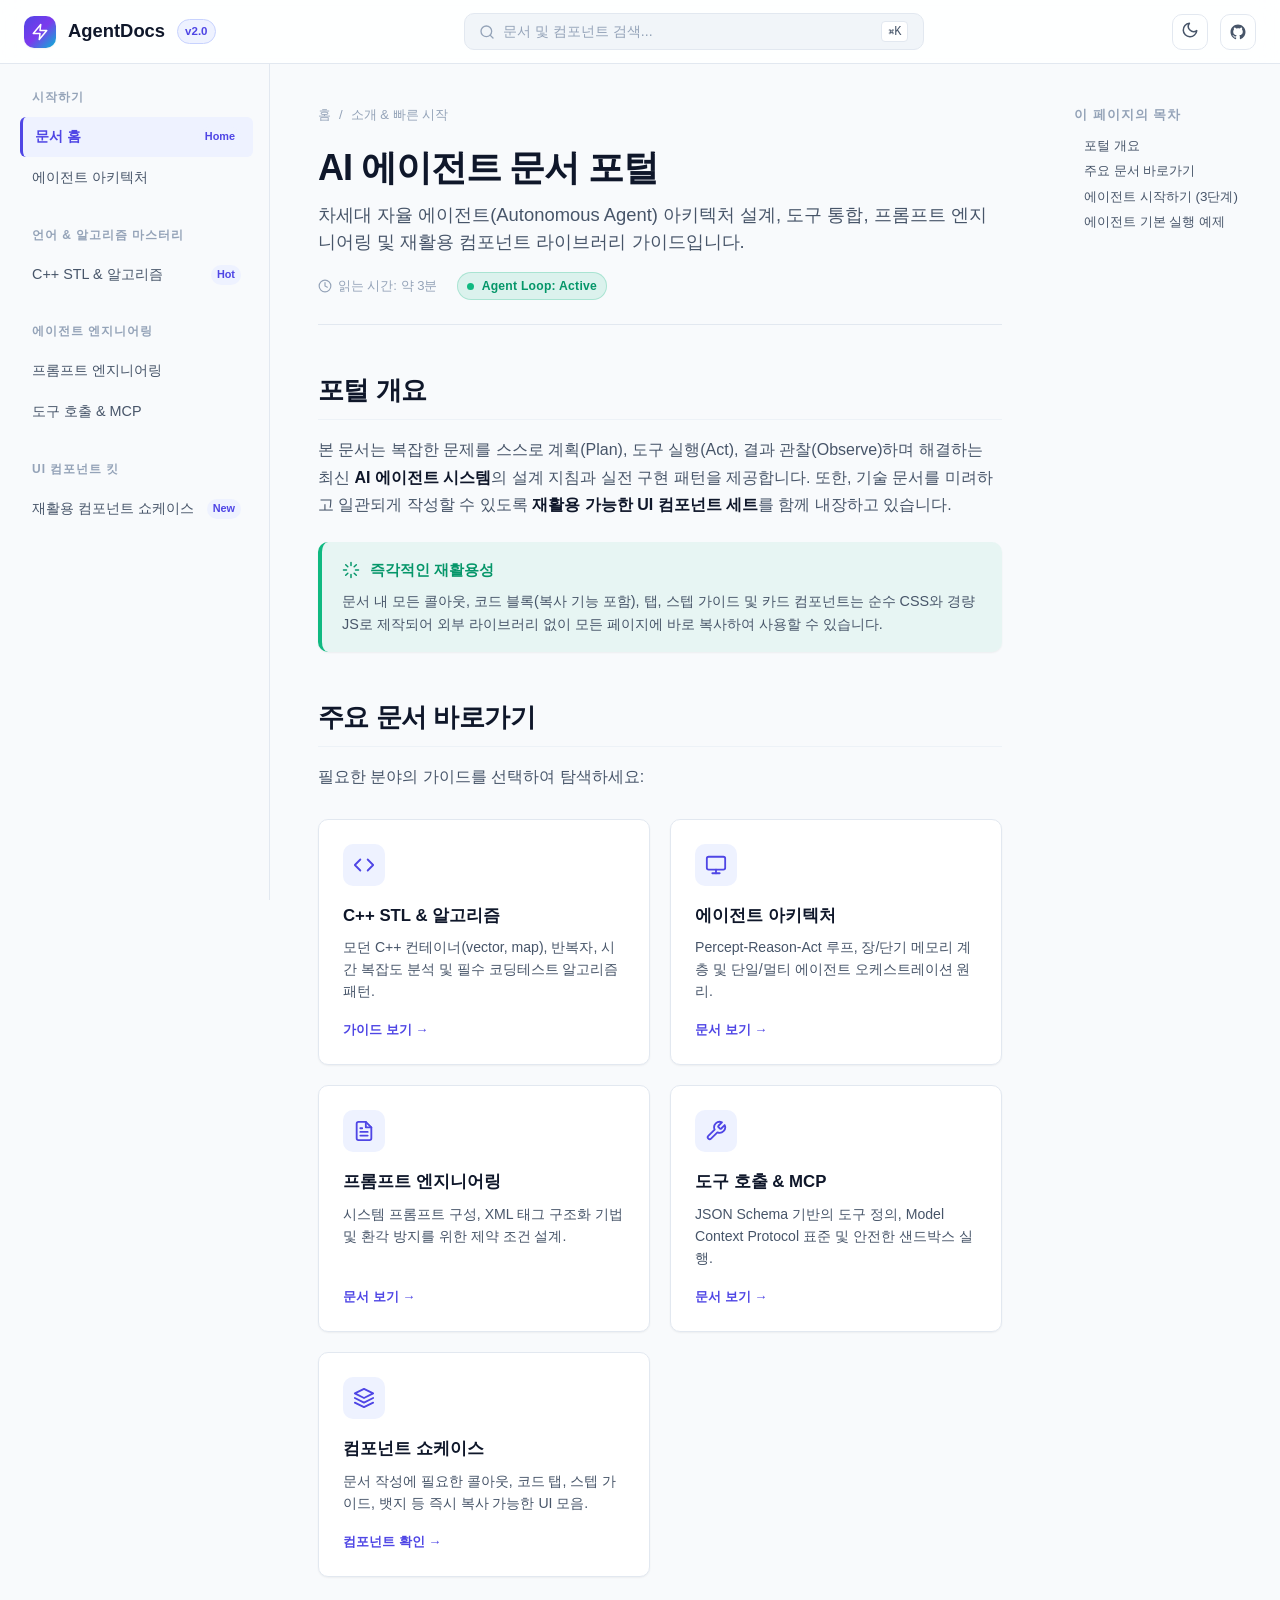
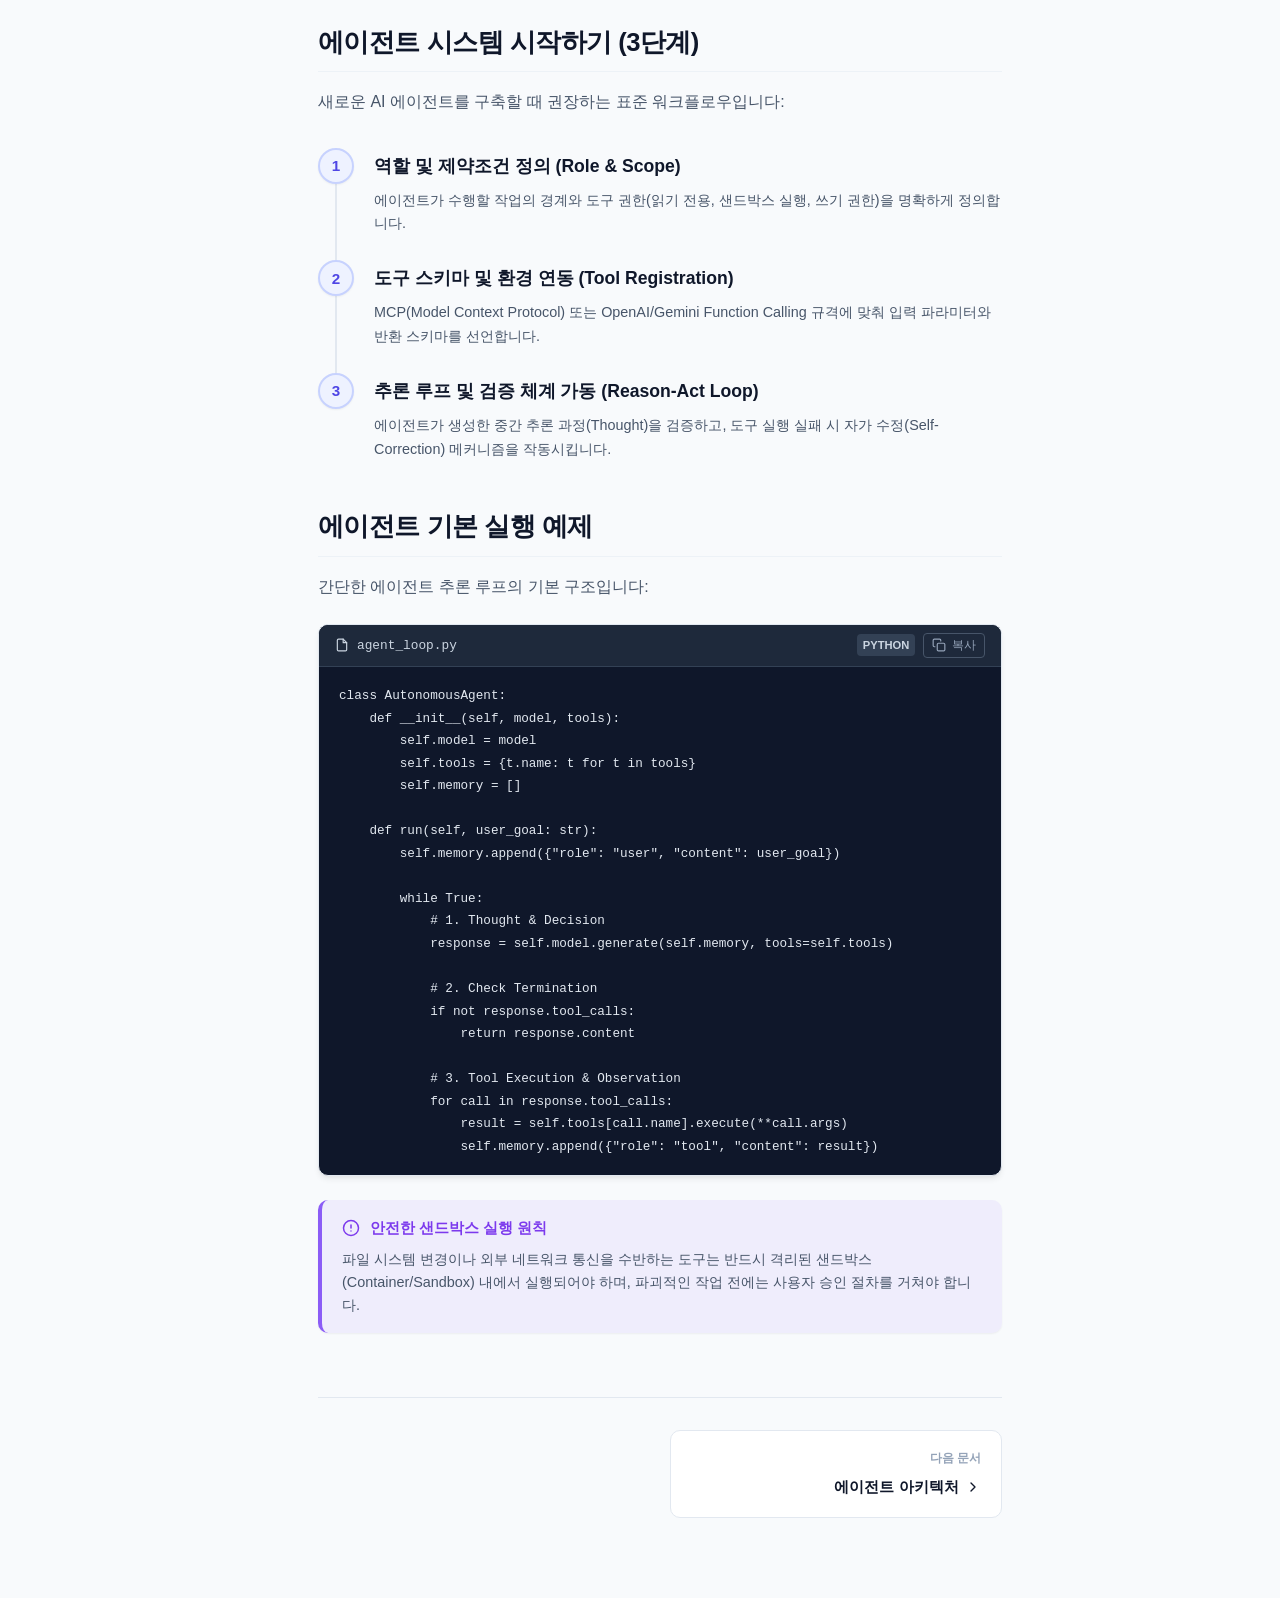
<file: index.html>
<!DOCTYPE html>
<html lang="ko">
<head>
  <meta charset="UTF-8">
  <meta name="viewport" content="width=device-width, initial-scale=1.0">
  <title>AgentDocs - AI 에이전트 개발 & 엔지니어링 문서</title>
  <link rel="stylesheet" href="css/style.css">
  <link rel="stylesheet" href="css/components.css">
</head>
<body>

  <!-- Top Header Navigation -->
  <header class="header">
    <div class="header-left">
      <button class="nav-action-btn mobile-menu-btn" id="mobile-menu-btn" aria-label="메뉴 열기">
        <svg width="20" height="20" viewBox="0 0 24 24" fill="none" stroke="currentColor" stroke-width="2" stroke-linecap="round" stroke-linejoin="round">
          <line x1="3" y1="12" x2="21" y2="12"></line>
          <line x1="3" y1="6" x2="21" y2="6"></line>
          <line x1="3" y1="18" x2="21" y2="18"></line>
        </svg>
      </button>
      <a href="index.html" class="brand-logo">
        <div class="brand-icon">
          <svg width="18" height="18" viewBox="0 0 24 24" fill="none" stroke="currentColor" stroke-width="2" stroke-linecap="round" stroke-linejoin="round">
            <polygon points="13 2 3 14 12 14 11 22 21 10 12 10 13 2"></polygon>
          </svg>
        </div>
        <span>AgentDocs</span>
        <span class="brand-badge">v2.0</span>
      </a>
    </div>

    <div class="header-center">
      <button class="search-trigger" type="button" aria-label="문서 검색">
        <div class="search-trigger-content">
          <svg width="16" height="16" viewBox="0 0 24 24" fill="none" stroke="currentColor" stroke-width="2" stroke-linecap="round" stroke-linejoin="round">
            <circle cx="11" cy="11" r="8"></circle>
            <line x1="21" y1="21" x2="16.65" y2="16.65"></line>
          </svg>
          <span>문서 및 컴포넌트 검색...</span>
        </div>
        <kbd class="kbd-shortcut">⌘K</kbd>
      </button>
    </div>

    <div class="header-right">
      <button class="nav-action-btn" id="theme-toggle-btn" aria-label="테마 전환">
        <span id="theme-icon">
          <svg width="18" height="18" viewBox="0 0 24 24" fill="none" stroke="currentColor" stroke-width="2" stroke-linecap="round" stroke-linejoin="round">
            <path d="M21 12.79A9 9 0 1 1 11.21 3 7 7 0 0 0 21 12.79z"></path>
          </svg>
        </span>
      </button>
      <a href="https://github.com/sir-sngwn/sir-sngwn.github.io" target="_blank" rel="noopener noreferrer" class="nav-action-btn" aria-label="GitHub 저장소">
        <svg width="18" height="18" viewBox="0 0 24 24" fill="currentColor">
          <path fill-rule="evenodd" clip-rule="evenodd" d="M12 2C6.477 2 2 6.484 2 12.017c0 4.425 2.865 8.18 6.839 9.504.5.092.682-.217.682-.483 0-.237-.008-.868-.013-1.703-2.782.605-3.369-1.343-3.369-1.343-.454-1.158-1.11-1.466-1.11-1.466-.908-.62.069-.608.069-.608 1.003.07 1.53 1.032 1.53 1.032.892 1.53 2.341 1.088 2.91.832.092-.647.35-1.088.636-1.338-2.22-.253-4.555-1.113-4.555-4.951 0-1.093.39-1.988 1.029-2.688-.103-.253-.446-1.272.098-2.65 0 0 .84-.27 2.75 1.026A9.564 9.564 0 0112 6.844c.85.004 1.705.115 2.504.337 1.909-1.296 2.747-1.027 2.747-1.027.546 1.379.202 2.398.1 2.651.64.7 1.028 1.595 1.028 2.688 0 3.848-2.339 4.695-4.566 4.943.359.309.678.92.678 1.855 0 1.338-.012 2.419-.012 2.747 0 .268.18.58.688.482A10.019 10.019 0 0022 12.017C22 6.484 17.522 2 12 2z"></path>
        </svg>
      </a>
    </div>
  </header>

  <!-- Main Layout -->
  <div class="app-container">
    
    <!-- Mobile Sidebar Backdrop Overlay -->
    <div class="sidebar-overlay"></div>

    <!-- Left Sidebar -->
    <aside class="sidebar">
      <div class="sidebar-nav-group">
        <div class="sidebar-group-title">시작하기</div>
        <ul class="sidebar-nav-list">
          <li>
            <a href="index.html" class="sidebar-nav-link active">
              <span>문서 홈</span>
              <span class="nav-tag">Home</span>
            </a>
          </li>
          <li>
            <a href="docs/agent-architecture.html" class="sidebar-nav-link">
              <span>에이전트 아키텍처</span>
            </a>
          </li>
        </ul>
      </div>

      <div class="sidebar-nav-group">
        <div class="sidebar-group-title">언어 & 알고리즘 마스터리</div>
        <ul class="sidebar-nav-list">
          <li>
            <a href="docs/cpp-mastery.html" class="sidebar-nav-link">
              <span>C++ STL & 알고리즘</span>
              <span class="nav-tag">Hot</span>
            </a>
          </li>
        </ul>
      </div>

      <div class="sidebar-nav-group">
        <div class="sidebar-group-title">에이전트 엔지니어링</div>
        <ul class="sidebar-nav-list">
          <li>
            <a href="docs/prompt-engineering.html" class="sidebar-nav-link">
              <span>프롬프트 엔지니어링</span>
            </a>
          </li>
          <li>
            <a href="docs/tool-calling-mcp.html" class="sidebar-nav-link">
              <span>도구 호출 & MCP</span>
            </a>
          </li>
        </ul>
      </div>

      <div class="sidebar-nav-group">
        <div class="sidebar-group-title">UI 컴포넌트 킷</div>
        <ul class="sidebar-nav-list">
          <li>
            <a href="docs/reusable-components.html" class="sidebar-nav-link">
              <span>재활용 컴포넌트 쇼케이스</span>
              <span class="nav-tag">New</span>
            </a>
          </li>
        </ul>
      </div>
    </aside>

    <!-- Main Content -->
    <main class="main-content">
      <article class="article-wrapper">
        
        <!-- Breadcrumbs -->
        <nav class="breadcrumbs">
          <a href="index.html">홈</a>
          <span>/</span>
          <span>소개 & 빠른 시작</span>
        </nav>

        <!-- Document Header -->
        <header class="doc-header">
          <h1 class="doc-title">AI 에이전트 문서 포털</h1>
          <p class="doc-subtitle">차세대 자율 에이전트(Autonomous Agent) 아키텍처 설계, 도구 통합, 프롬프트 엔지니어링 및 재활용 컴포넌트 라이브러리 가이드입니다.</p>
          <div class="doc-meta">
            <div class="doc-meta-item">
              <svg width="14" height="14" viewBox="0 0 24 24" fill="none" stroke="currentColor" stroke-width="2" stroke-linecap="round" stroke-linejoin="round">
                <circle cx="12" cy="12" r="10"></circle>
                <polyline points="12 6 12 12 16 14"></polyline>
              </svg>
              <span>읽는 시간: 약 3분</span>
            </div>
            <div class="doc-meta-item">
              <span class="badge-agent badge-running">
                <span class="badge-dot"></span>
                <span>Agent Loop: Active</span>
              </span>
            </div>
          </div>
        </header>

        <!-- Document Body -->
        <div class="content-body">
          
          <h2 id="overview">포털 개요</h2>
          <p>
            본 문서는 복잡한 문제를 스스로 계획(Plan), 도구 실행(Act), 결과 관찰(Observe)하며 해결하는 최신 <strong>AI 에이전트 시스템</strong>의 설계 지침과 실전 구현 패턴을 제공합니다.
            또한, 기술 문서를 미려하고 일관되게 작성할 수 있도록 <strong>재활용 가능한 UI 컴포넌트 세트</strong>를 함께 내장하고 있습니다.
          </p>

          <div class="callout callout-tip">
            <div class="callout-header">
              <svg class="callout-icon" viewBox="0 0 24 24" fill="none" stroke="currentColor" stroke-width="2" stroke-linecap="round" stroke-linejoin="round">
                <path d="M12 2v4M12 18v4M4.93 4.93l2.83 2.83M16.24 16.24l2.83 2.83M2 12h4M18 12h4M4.93 19.07l2.83-2.83M16.24 7.76l2.83-2.83"></path>
              </svg>
              <span>즉각적인 재활용성</span>
            </div>
            <div class="callout-content">
              문서 내 모든 콜아웃, 코드 블록(복사 기능 포함), 탭, 스텝 가이드 및 카드 컴포넌트는 순수 CSS와 경량 JS로 제작되어 외부 라이브러리 없이 모든 페이지에 바로 복사하여 사용할 수 있습니다.
            </div>
          </div>

          <h2 id="key-topics">주요 문서 바로가기</h2>
          <p>필요한 분야의 가이드를 선택하여 탐색하세요:</p>

          <div class="card-grid">
            <a href="docs/cpp-mastery.html" class="card-item">
              <div class="card-icon">
                <svg width="22" height="22" viewBox="0 0 24 24" fill="none" stroke="currentColor" stroke-width="2" stroke-linecap="round" stroke-linejoin="round">
                  <polyline points="16 18 22 12 16 6"></polyline>
                  <polyline points="8 6 2 12 8 18"></polyline>
                </svg>
              </div>
              <div class="card-title">
                <span>C++ STL & 알고리즘</span>
              </div>
              <div class="card-desc">
                모던 C++ 컨테이너(vector, map), 반복자, 시간 복잡도 분석 및 필수 코딩테스트 알고리즘 패턴.
              </div>
              <div class="card-footer-link">
                <span>가이드 보기 &rarr;</span>
              </div>
            </a>

            <a href="docs/agent-architecture.html" class="card-item">
              <div class="card-icon">
                <svg width="22" height="22" viewBox="0 0 24 24" fill="none" stroke="currentColor" stroke-width="2" stroke-linecap="round" stroke-linejoin="round">
                  <rect x="2" y="3" width="20" height="14" rx="2" ry="2"></rect>
                  <line x1="8" y1="21" x2="16" y2="21"></line>
                  <line x1="12" y1="17" x2="12" y2="21"></line>
                </svg>
              </div>
              <div class="card-title">
                <span>에이전트 아키텍처</span>
              </div>
              <div class="card-desc">
                Percept-Reason-Act 루프, 장/단기 메모리 계층 및 단일/멀티 에이전트 오케스트레이션 원리.
              </div>
              <div class="card-footer-link">
                <span>문서 보기 &rarr;</span>
              </div>
            </a>

            <a href="docs/prompt-engineering.html" class="card-item">
              <div class="card-icon">
                <svg width="22" height="22" viewBox="0 0 24 24" fill="none" stroke="currentColor" stroke-width="2" stroke-linecap="round" stroke-linejoin="round">
                  <path d="M14 2H6a2 2 0 0 0-2 2v16a2 2 0 0 0 2 2h12a2 2 0 0 0 2-2V8z"></path>
                  <polyline points="14 2 14 8 20 8"></polyline>
                  <line x1="16" y1="13" x2="8" y2="13"></line>
                  <line x1="16" y1="17" x2="8" y2="17"></line>
                  <polyline points="10 9 9 9 8 9"></polyline>
                </svg>
              </div>
              <div class="card-title">
                <span>프롬프트 엔지니어링</span>
              </div>
              <div class="card-desc">
                시스템 프롬프트 구성, XML 태그 구조화 기법 및 환각 방지를 위한 제약 조건 설계.
              </div>
              <div class="card-footer-link">
                <span>문서 보기 &rarr;</span>
              </div>
            </a>

            <a href="docs/tool-calling-mcp.html" class="card-item">
              <div class="card-icon">
                <svg width="22" height="22" viewBox="0 0 24 24" fill="none" stroke="currentColor" stroke-width="2" stroke-linecap="round" stroke-linejoin="round">
                  <path d="M14.7 6.3a1 1 0 0 0 0 1.4l1.6 1.6a1 1 0 0 0 1.4 0l3.77-3.77a6 6 0 0 1-7.94 7.94l-6.91 6.91a2.12 2.12 0 0 1-3-3l6.91-6.91a6 6 0 0 1 7.94-7.94l-3.76 3.76z"></path>
                </svg>
              </div>
              <div class="card-title">
                <span>도구 호출 & MCP</span>
              </div>
              <div class="card-desc">
                JSON Schema 기반의 도구 정의, Model Context Protocol 표준 및 안전한 샌드박스 실행.
              </div>
              <div class="card-footer-link">
                <span>문서 보기 &rarr;</span>
              </div>
            </a>

            <a href="docs/reusable-components.html" class="card-item">
              <div class="card-icon">
                <svg width="22" height="22" viewBox="0 0 24 24" fill="none" stroke="currentColor" stroke-width="2" stroke-linecap="round" stroke-linejoin="round">
                  <polygon points="12 2 2 7 12 12 22 7 12 2"></polygon>
                  <polyline points="2 17 12 22 22 17"></polyline>
                  <polyline points="2 12 12 17 22 12"></polyline>
                </svg>
              </div>
              <div class="card-title">
                <span>컴포넌트 쇼케이스</span>
              </div>
              <div class="card-desc">
                문서 작성에 필요한 콜아웃, 코드 탭, 스텝 가이드, 뱃지 등 즉시 복사 가능한 UI 모음.
              </div>
              <div class="card-footer-link">
                <span>컴포넌트 확인 &rarr;</span>
              </div>
            </a>
          </div>

          <h2 id="quickstart">에이전트 시스템 시작하기 (3단계)</h2>
          <p>새로운 AI 에이전트를 구축할 때 권장하는 표준 워크플로우입니다:</p>

          <div class="steps-container">
            <div class="step-item">
              <div class="step-number">1</div>
              <div class="step-content">
                <div class="step-title">역할 및 제약조건 정의 (Role & Scope)</div>
                <div class="step-description">
                  에이전트가 수행할 작업의 경계와 도구 권한(읽기 전용, 샌드박스 실행, 쓰기 권한)을 명확하게 정의합니다.
                </div>
              </div>
            </div>

            <div class="step-item">
              <div class="step-number">2</div>
              <div class="step-content">
                <div class="step-title">도구 스키마 및 환경 연동 (Tool Registration)</div>
                <div class="step-description">
                  MCP(Model Context Protocol) 또는 OpenAI/Gemini Function Calling 규격에 맞춰 입력 파라미터와 반환 스키마를 선언합니다.
                </div>
              </div>
            </div>

            <div class="step-item">
              <div class="step-number">3</div>
              <div class="step-content">
                <div class="step-title">추론 루프 및 검증 체계 가동 (Reason-Act Loop)</div>
                <div class="step-description">
                  에이전트가 생성한 중간 추론 과정(Thought)을 검증하고, 도구 실행 실패 시 자가 수정(Self-Correction) 메커니즘을 작동시킵니다.
                </div>
              </div>
            </div>
          </div>

          <h2 id="example-code">에이전트 기본 실행 예제</h2>
          <p>간단한 에이전트 추론 루프의 기본 구조입니다:</p>

          <div class="code-block">
            <div class="code-header">
              <div class="code-title">
                <svg width="14" height="14" viewBox="0 0 24 24" fill="none" stroke="currentColor" stroke-width="2" stroke-linecap="round" stroke-linejoin="round">
                  <path d="M14 2H6a2 2 0 0 0-2 2v16a2 2 0 0 0 2 2h12a2 2 0 0 0 2-2V8z"></path>
                  <polyline points="14 2 14 8 20 8"></polyline>
                </svg>
                <span>agent_loop.py</span>
              </div>
              <div class="code-actions">
                <span class="code-badge">Python</span>
                <button class="btn-copy" type="button">
                  <svg width="14" height="14" viewBox="0 0 24 24" fill="none" stroke="currentColor" stroke-width="2" stroke-linecap="round" stroke-linejoin="round">
                    <rect x="9" y="9" width="13" height="13" rx="2" ry="2"></rect>
                    <path d="M5 15H4a2 2 0 0 1-2-2V4a2 2 0 0 1 2-2h9a2 2 0 0 1 2 2v1"></path>
                  </svg>
                  <span>복사</span>
                </button>
              </div>
            </div>
            <pre class="code-pre"><code>class AutonomousAgent:
    def __init__(self, model, tools):
        self.model = model
        self.tools = {t.name: t for t in tools}
        self.memory = []

    def run(self, user_goal: str):
        self.memory.append({"role": "user", "content": user_goal})
        
        while True:
            # 1. Thought & Decision
            response = self.model.generate(self.memory, tools=self.tools)
            
            # 2. Check Termination
            if not response.tool_calls:
                return response.content

            # 3. Tool Execution & Observation
            for call in response.tool_calls:
                result = self.tools[call.name].execute(**call.args)
                self.memory.append({"role": "tool", "content": result})</code></pre>
          </div>

          <div class="callout callout-important">
            <div class="callout-header">
              <svg class="callout-icon" viewBox="0 0 24 24" fill="none" stroke="currentColor" stroke-width="2" stroke-linecap="round" stroke-linejoin="round">
                <circle cx="12" cy="12" r="10"></circle>
                <line x1="12" y1="8" x2="12" y2="12"></line>
                <line x1="12" y1="16" x2="12.01" y2="16"></line>
              </svg>
              <span>안전한 샌드박스 실행 원칙</span>
            </div>
            <div class="callout-content">
              파일 시스템 변경이나 외부 네트워크 통신을 수반하는 도구는 반드시 격리된 샌드박스(Container/Sandbox) 내에서 실행되어야 하며, 파괴적인 작업 전에는 사용자 승인 절차를 거쳐야 합니다.
            </div>
          </div>

        </div>

        <!-- Page Navigation Footer -->
        <footer class="page-nav-footer">
          <div></div>
          <a href="docs/agent-architecture.html" class="page-nav-card next">
            <span class="page-nav-label">다음 문서</span>
            <span class="page-nav-title">
              <span>에이전트 아키텍처</span>
              <svg width="16" height="16" viewBox="0 0 24 24" fill="none" stroke="currentColor" stroke-width="2" stroke-linecap="round" stroke-linejoin="round">
                <polyline points="9 18 15 12 9 6"></polyline>
              </svg>
            </span>
          </a>
        </footer>

      </article>
    </main>

    <!-- Table of Contents (Right) -->
    <aside class="toc-sidebar">
      <div class="toc-title">이 페이지의 목차</div>
      <ul class="toc-list">
        <li><a href="#overview" class="toc-link">포털 개요</a></li>
        <li><a href="#key-topics" class="toc-link">주요 문서 바로가기</a></li>
        <li><a href="#quickstart" class="toc-link">에이전트 시작하기 (3단계)</a></li>
        <li><a href="#example-code" class="toc-link">에이전트 기본 실행 예제</a></li>
      </ul>
    </aside>

  </div>

  <!-- Search Modal -->
  <div class="search-modal-backdrop" id="search-modal-backdrop">
    <div class="search-modal">
      <div class="search-input-wrapper">
        <svg width="18" height="18" viewBox="0 0 24 24" fill="none" stroke="currentColor" stroke-width="2" stroke-linecap="round" stroke-linejoin="round">
          <circle cx="11" cy="11" r="8"></circle>
          <line x1="21" y1="21" x2="16.65" y2="16.65"></line>
        </svg>
        <input type="text" class="search-modal-input" id="search-modal-input" placeholder="문서 검색 (예: 프롬프트, 컴포넌트, 아키텍처...)" autocomplete="off">
        <kbd class="kbd-shortcut">ESC</kbd>
      </div>
      <ul class="search-results-list" id="search-results-list"></ul>
      <div class="search-modal-footer">
        <span><kbd class="kbd-shortcut">↵</kbd> 선택</span>
        <span><kbd class="kbd-shortcut">ESC</kbd> 닫기</span>
      </div>
    </div>
  </div>

  <!-- Scripts -->
  <script src="js/components.js"></script>
  <script src="js/app.js"></script>
</body>
</html>
</file>
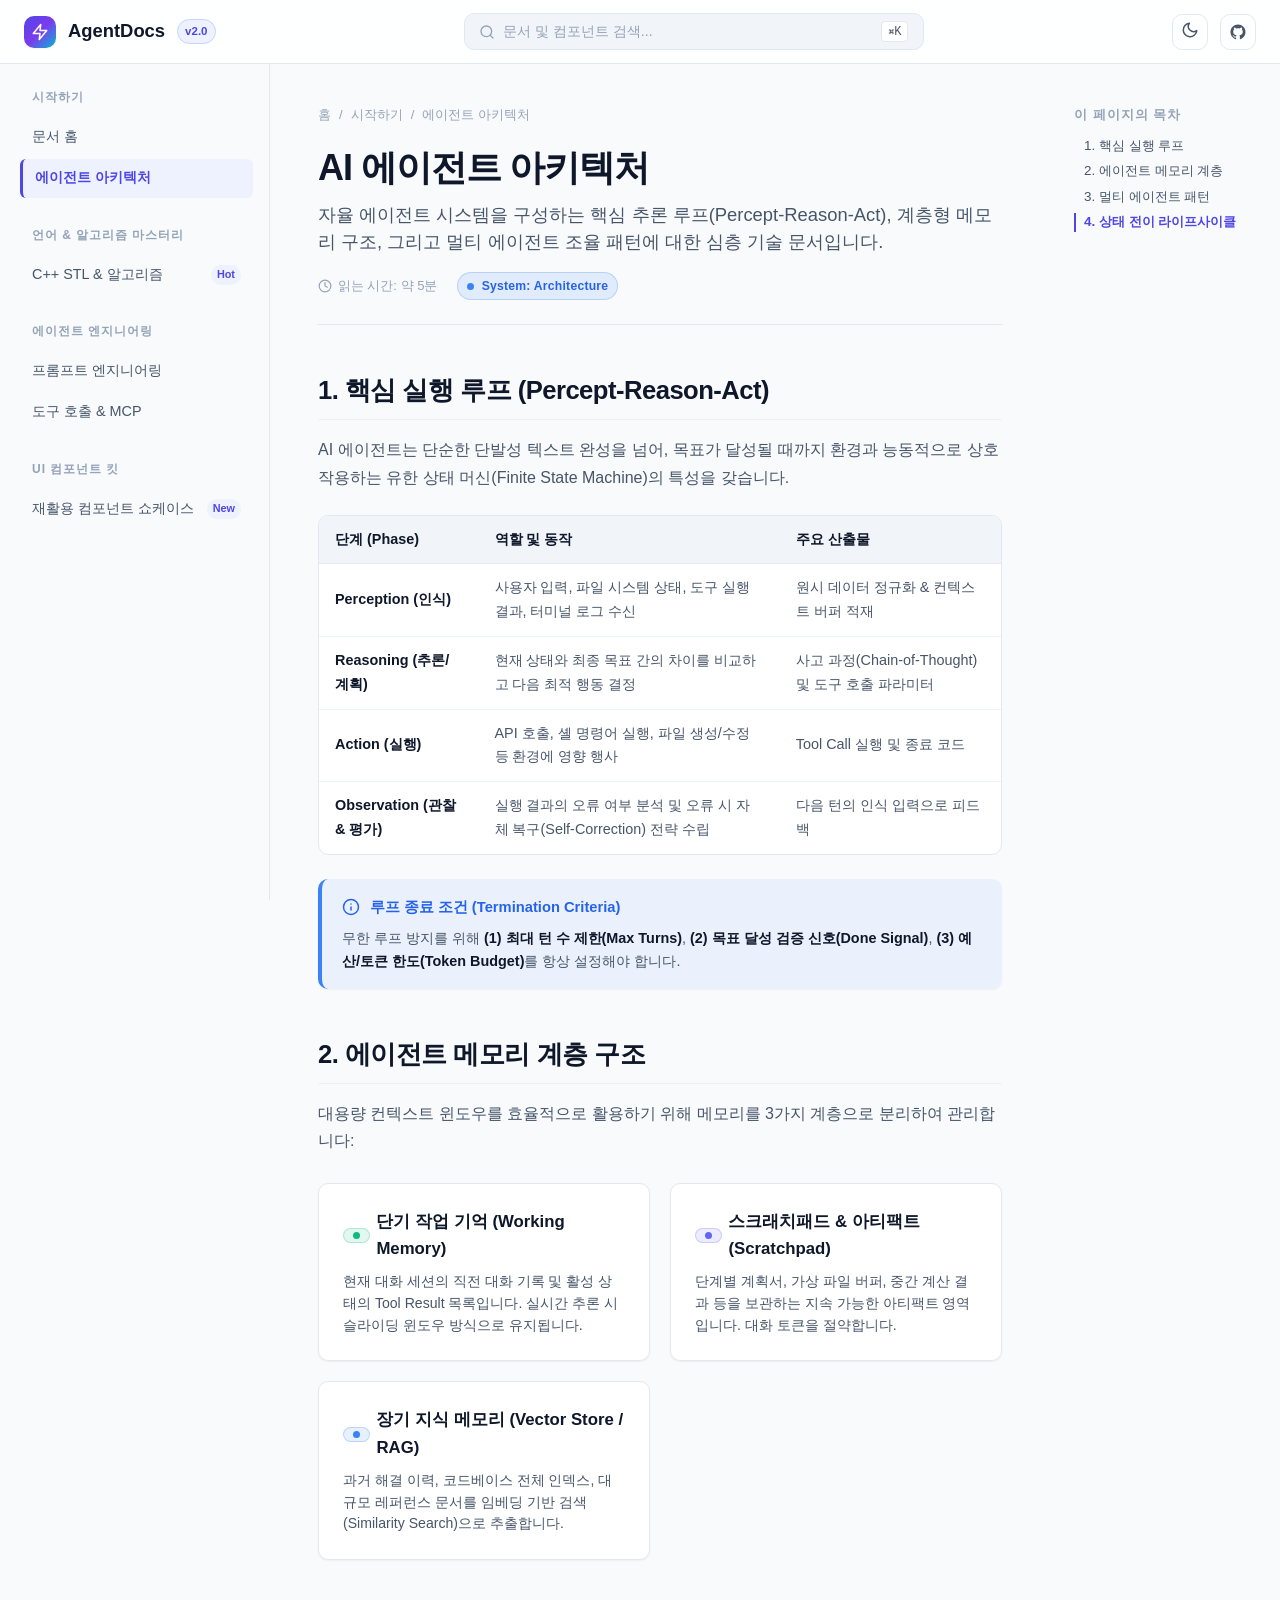
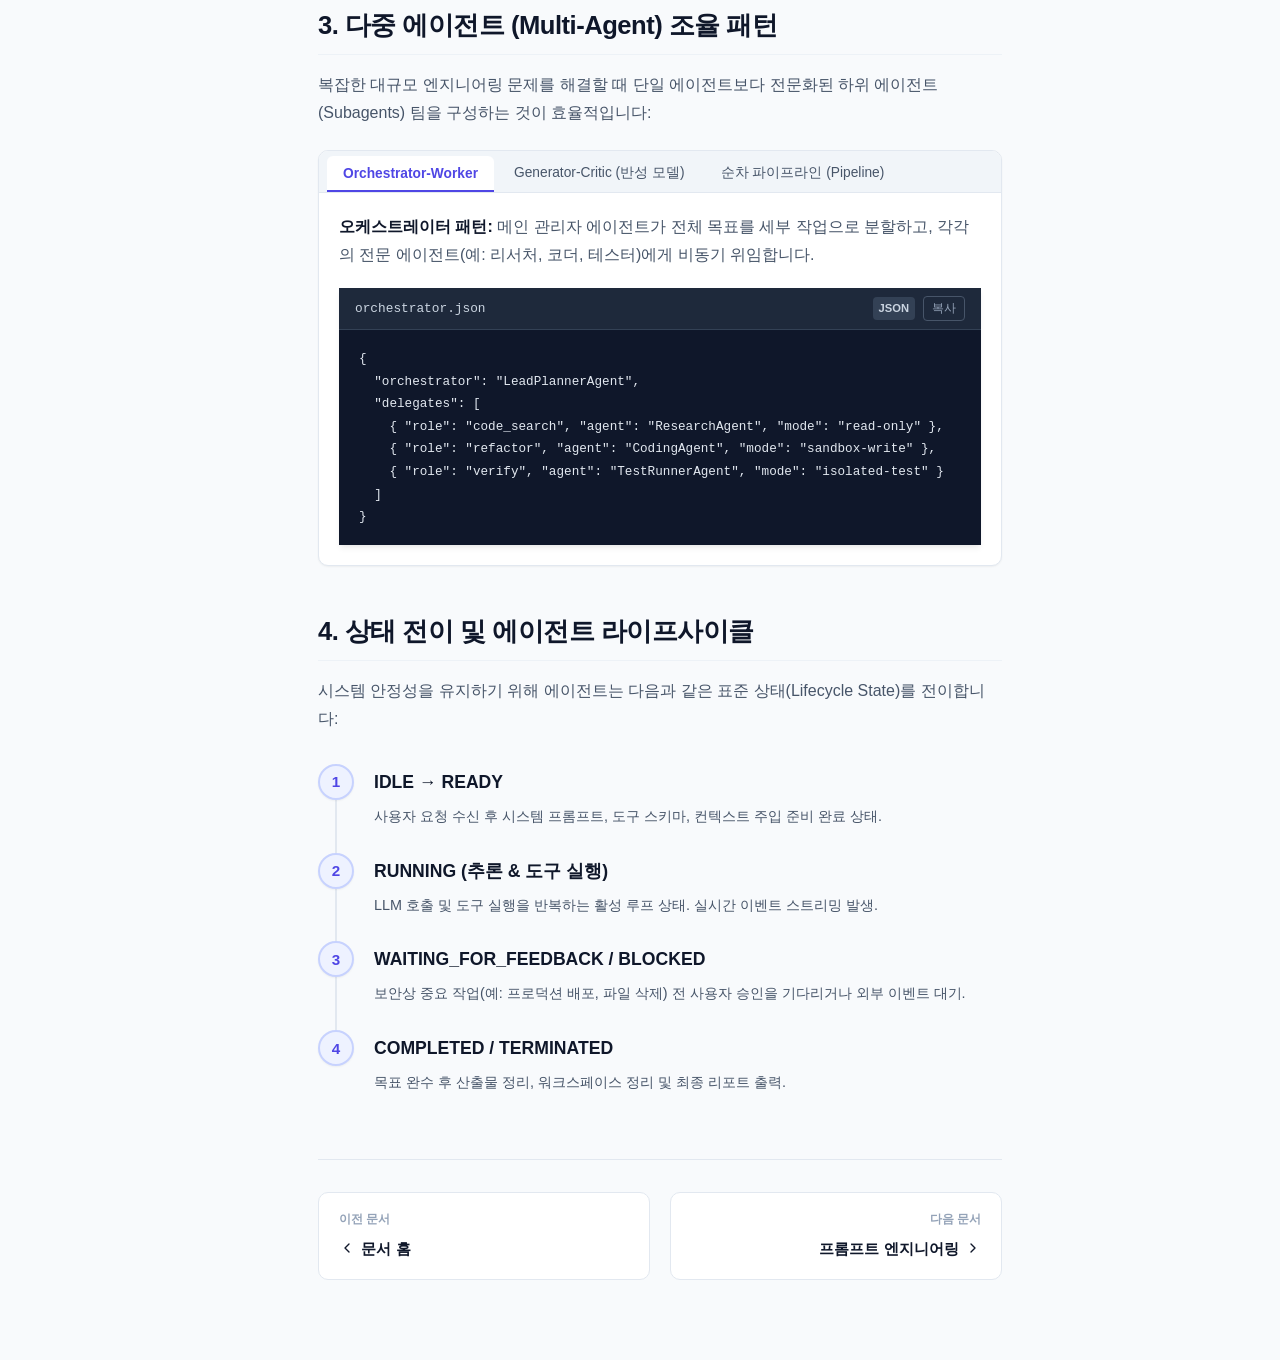
<file: docs/agent-architecture.html>
<!DOCTYPE html>
<html lang="ko">
<head>
  <meta charset="UTF-8">
  <meta name="viewport" content="width=device-width, initial-scale=1.0">
  <title>에이전트 아키텍처 - AgentDocs</title>
  <link rel="stylesheet" href="../css/style.css">
  <link rel="stylesheet" href="../css/components.css">
</head>
<body>

  <!-- Top Header Navigation -->
  <header class="header">
    <div class="header-left">
      <button class="nav-action-btn mobile-menu-btn" id="mobile-menu-btn" aria-label="메뉴 열기">
        <svg width="20" height="20" viewBox="0 0 24 24" fill="none" stroke="currentColor" stroke-width="2" stroke-linecap="round" stroke-linejoin="round">
          <line x1="3" y1="12" x2="21" y2="12"></line>
          <line x1="3" y1="6" x2="21" y2="6"></line>
          <line x1="3" y1="18" x2="21" y2="18"></line>
        </svg>
      </button>
      <a href="../index.html" class="brand-logo">
        <div class="brand-icon">
          <svg width="18" height="18" viewBox="0 0 24 24" fill="none" stroke="currentColor" stroke-width="2" stroke-linecap="round" stroke-linejoin="round">
            <polygon points="13 2 3 14 12 14 11 22 21 10 12 10 13 2"></polygon>
          </svg>
        </div>
        <span>AgentDocs</span>
        <span class="brand-badge">v2.0</span>
      </a>
    </div>

    <div class="header-center">
      <button class="search-trigger" type="button" aria-label="문서 검색">
        <div class="search-trigger-content">
          <svg width="16" height="16" viewBox="0 0 24 24" fill="none" stroke="currentColor" stroke-width="2" stroke-linecap="round" stroke-linejoin="round">
            <circle cx="11" cy="11" r="8"></circle>
            <line x1="21" y1="21" x2="16.65" y2="16.65"></line>
          </svg>
          <span>문서 및 컴포넌트 검색...</span>
        </div>
        <kbd class="kbd-shortcut">⌘K</kbd>
      </button>
    </div>

    <div class="header-right">
      <button class="nav-action-btn" id="theme-toggle-btn" aria-label="테마 전환">
        <span id="theme-icon">
          <svg width="18" height="18" viewBox="0 0 24 24" fill="none" stroke="currentColor" stroke-width="2" stroke-linecap="round" stroke-linejoin="round">
            <path d="M21 12.79A9 9 0 1 1 11.21 3 7 7 0 0 0 21 12.79z"></path>
          </svg>
        </span>
      </button>
      <a href="https://github.com/sir-sngwn/sir-sngwn.github.io" target="_blank" rel="noopener noreferrer" class="nav-action-btn" aria-label="GitHub 저장소">
        <svg width="18" height="18" viewBox="0 0 24 24" fill="currentColor">
          <path fill-rule="evenodd" clip-rule="evenodd" d="M12 2C6.477 2 2 6.484 2 12.017c0 4.425 2.865 8.18 6.839 9.504.5.092.682-.217.682-.483 0-.237-.008-.868-.013-1.703-2.782.605-3.369-1.343-3.369-1.343-.454-1.158-1.11-1.466-1.11-1.466-.908-.62.069-.608.069-.608 1.003.07 1.53 1.032 1.53 1.032.892 1.53 2.341 1.088 2.91.832.092-.647.35-1.088.636-1.338-2.22-.253-4.555-1.113-4.555-4.951 0-1.093.39-1.988 1.029-2.688-.103-.253-.446-1.272.098-2.65 0 0 .84-.27 2.75 1.026A9.564 9.564 0 0112 6.844c.85.004 1.705.115 2.504.337 1.909-1.296 2.747-1.027 2.747-1.027.546 1.379.202 2.398.1 2.651.64.7 1.028 1.595 1.028 2.688 0 3.848-2.339 4.695-4.566 4.943.359.309.678.92.678 1.855 0 1.338-.012 2.419-.012 2.747 0 .268.18.58.688.482A10.019 10.019 0 0022 12.017C22 6.484 17.522 2 12 2z"></path>
        </svg>
      </a>
    </div>
  </header>

  <!-- Main Layout -->
  <div class="app-container">
    <div class="sidebar-overlay"></div>

    <!-- Left Sidebar -->
    <aside class="sidebar">
      <div class="sidebar-nav-group">
        <div class="sidebar-group-title">시작하기</div>
        <ul class="sidebar-nav-list">
          <li>
            <a href="../index.html" class="sidebar-nav-link">
              <span>문서 홈</span>
            </a>
          </li>
          <li>
            <a href="agent-architecture.html" class="sidebar-nav-link active">
              <span>에이전트 아키텍처</span>
            </a>
          </li>
        </ul>
      </div>

      <div class="sidebar-nav-group">
        <div class="sidebar-group-title">언어 & 알고리즘 마스터리</div>
        <ul class="sidebar-nav-list">
          <li>
            <a href="cpp-mastery.html" class="sidebar-nav-link">
              <span>C++ STL & 알고리즘</span>
              <span class="nav-tag">Hot</span>
            </a>
          </li>
        </ul>
      </div>

      <div class="sidebar-nav-group">
        <div class="sidebar-group-title">에이전트 엔지니어링</div>
        <ul class="sidebar-nav-list">
          <li>
            <a href="prompt-engineering.html" class="sidebar-nav-link">
              <span>프롬프트 엔지니어링</span>
            </a>
          </li>
          <li>
            <a href="tool-calling-mcp.html" class="sidebar-nav-link">
              <span>도구 호출 & MCP</span>
            </a>
          </li>
        </ul>
      </div>

      <div class="sidebar-nav-group">
        <div class="sidebar-group-title">UI 컴포넌트 킷</div>
        <ul class="sidebar-nav-list">
          <li>
            <a href="reusable-components.html" class="sidebar-nav-link">
              <span>재활용 컴포넌트 쇼케이스</span>
              <span class="nav-tag">New</span>
            </a>
          </li>
        </ul>
      </div>
    </aside>

    <!-- Main Content -->
    <main class="main-content">
      <article class="article-wrapper">
        
        <!-- Breadcrumbs -->
        <nav class="breadcrumbs">
          <a href="../index.html">홈</a>
          <span>/</span>
          <span>시작하기</span>
          <span>/</span>
          <span>에이전트 아키텍처</span>
        </nav>

        <!-- Document Header -->
        <header class="doc-header">
          <h1 class="doc-title">AI 에이전트 아키텍처</h1>
          <p class="doc-subtitle">자율 에이전트 시스템을 구성하는 핵심 추론 루프(Percept-Reason-Act), 계층형 메모리 구조, 그리고 멀티 에이전트 조율 패턴에 대한 심층 기술 문서입니다.</p>
          <div class="doc-meta">
            <div class="doc-meta-item">
              <svg width="14" height="14" viewBox="0 0 24 24" fill="none" stroke="currentColor" stroke-width="2" stroke-linecap="round" stroke-linejoin="round">
                <circle cx="12" cy="12" r="10"></circle>
                <polyline points="12 6 12 12 16 14"></polyline>
              </svg>
              <span>읽는 시간: 약 5분</span>
            </div>
            <div class="doc-meta-item">
              <span class="badge-agent badge-ready">
                <span class="badge-dot"></span>
                <span>System: Architecture</span>
              </span>
            </div>
          </div>
        </header>

        <!-- Document Body -->
        <div class="content-body">
          
          <h2 id="core-loop">1. 핵심 실행 루프 (Percept-Reason-Act)</h2>
          <p>
            AI 에이전트는 단순한 단발성 텍스트 완성을 넘어, 목표가 달성될 때까지 환경과 능동적으로 상호작용하는 유한 상태 머신(Finite State Machine)의 특성을 갖습니다.
          </p>

          <div class="table-container">
            <table class="data-table">
              <thead>
                <tr>
                  <th>단계 (Phase)</th>
                  <th>역할 및 동작</th>
                  <th>주요 산출물</th>
                </tr>
              </thead>
              <tbody>
                <tr>
                  <td><strong>Perception (인식)</strong></td>
                  <td>사용자 입력, 파일 시스템 상태, 도구 실행 결과, 터미널 로그 수신</td>
                  <td>원시 데이터 정규화 & 컨텍스트 버퍼 적재</td>
                </tr>
                <tr>
                  <td><strong>Reasoning (추론/계획)</strong></td>
                  <td>현재 상태와 최종 목표 간의 차이를 비교하고 다음 최적 행동 결정</td>
                  <td>사고 과정(Chain-of-Thought) 및 도구 호출 파라미터</td>
                </tr>
                <tr>
                  <td><strong>Action (실행)</strong></td>
                  <td>API 호출, 셸 명령어 실행, 파일 생성/수정 등 환경에 영향 행사</td>
                  <td>Tool Call 실행 및 종료 코드</td>
                </tr>
                <tr>
                  <td><strong>Observation (관찰 & 평가)</strong></td>
                  <td>실행 결과의 오류 여부 분석 및 오류 시 자체 복구(Self-Correction) 전략 수립</td>
                  <td>다음 턴의 인식 입력으로 피드백</td>
                </tr>
              </tbody>
            </table>
          </div>

          <div class="callout callout-note">
            <div class="callout-header">
              <svg class="callout-icon" viewBox="0 0 24 24" fill="none" stroke="currentColor" stroke-width="2" stroke-linecap="round" stroke-linejoin="round">
                <circle cx="12" cy="12" r="10"></circle>
                <line x1="12" y1="16" x2="12" y2="12"></line>
                <line x1="12" y1="8" x2="12.01" y2="8"></line>
              </svg>
              <span>루프 종료 조건 (Termination Criteria)</span>
            </div>
            <div class="callout-content">
              무한 루프 방지를 위해 <strong>(1) 최대 턴 수 제한(Max Turns)</strong>, <strong>(2) 목표 달성 검증 신호(Done Signal)</strong>, <strong>(3) 예산/토큰 한도(Token Budget)</strong>를 항상 설정해야 합니다.
            </div>
          </div>

          <h2 id="memory-layers">2. 에이전트 메모리 계층 구조</h2>
          <p>
            대용량 컨텍스트 윈도우를 효율적으로 활용하기 위해 메모리를 3가지 계층으로 분리하여 관리합니다:
          </p>

          <div class="card-grid">
            <div class="card-item">
              <div class="card-title">
                <span class="badge-agent badge-running"><span class="badge-dot"></span></span>
                <span>단기 작업 기억 (Working Memory)</span>
              </div>
              <div class="card-desc">
                현재 대화 세션의 직전 대화 기록 및 활성 상태의 Tool Result 목록입니다. 실시간 추론 시 슬라이딩 윈도우 방식으로 유지됩니다.
              </div>
            </div>

            <div class="card-item">
              <div class="card-title">
                <span class="badge-agent badge-completed"><span class="badge-dot"></span></span>
                <span>스크래치패드 & 아티팩트 (Scratchpad)</span>
              </div>
              <div class="card-desc">
                단계별 계획서, 가상 파일 버퍼, 중간 계산 결과 등을 보관하는 지속 가능한 아티팩트 영역입니다. 대화 토큰을 절약합니다.
              </div>
            </div>

            <div class="card-item">
              <div class="card-title">
                <span class="badge-agent badge-ready"><span class="badge-dot"></span></span>
                <span>장기 지식 메모리 (Vector Store / RAG)</span>
              </div>
              <div class="card-desc">
                과거 해결 이력, 코드베이스 전체 인덱스, 대규모 레퍼런스 문서를 임베딩 기반 검색(Similarity Search)으로 추출합니다.
              </div>
            </div>
          </div>

          <h2 id="multi-agent-patterns">3. 다중 에이전트 (Multi-Agent) 조율 패턴</h2>
          <p>
            복잡한 대규모 엔지니어링 문제를 해결할 때 단일 에이전트보다 전문화된 하위 에이전트(Subagents) 팀을 구성하는 것이 효율적입니다:
          </p>

          <div class="tabs-container">
            <div class="tabs-nav">
              <button class="tab-button active" data-target="#tab-orchestrator">Orchestrator-Worker</button>
              <button class="tab-button" data-target="#tab-reflection">Generator-Critic (반성 모델)</button>
              <button class="tab-button" data-target="#tab-pipeline">순차 파이프라인 (Pipeline)</button>
            </div>
            
            <div class="tab-panel active" id="tab-orchestrator">
              <p><strong>오케스트레이터 패턴:</strong> 메인 관리자 에이전트가 전체 목표를 세부 작업으로 분할하고, 각각의 전문 에이전트(예: 리서처, 코더, 테스터)에게 비동기 위임합니다.</p>
              <div class="code-block">
                <div class="code-header">
                  <span class="code-title">orchestrator.json</span>
                  <div class="code-actions">
                    <span class="code-badge">JSON</span>
                    <button class="btn-copy" type="button">복사</button>
                  </div>
                </div>
                <pre class="code-pre"><code>{
  "orchestrator": "LeadPlannerAgent",
  "delegates": [
    { "role": "code_search", "agent": "ResearchAgent", "mode": "read-only" },
    { "role": "refactor", "agent": "CodingAgent", "mode": "sandbox-write" },
    { "role": "verify", "agent": "TestRunnerAgent", "mode": "isolated-test" }
  ]
}</code></pre>
              </div>
            </div>

            <div class="tab-panel" id="tab-reflection">
              <p><strong>생성기-비평가(Generator-Critic) 패턴:</strong> 초안을 작성하는 에이전트와 보안/품질 기준에 따라 엄격하게 검증하는 비평 에이전트가 교차 피드백을 통해 결과물의 완성도를 극대화합니다.</p>
              <div class="callout callout-tip">
                <div class="callout-header">장점</div>
                <div class="callout-content">취약점 탐지율이 비약적으로 증가하며 코드 환각(Hallucination)을 90% 이상 사전 차단할 수 있습니다.</div>
              </div>
            </div>

            <div class="tab-panel" id="tab-pipeline">
              <p><strong>순차 파이프라인 패턴:</strong> 작업의 입출력이 명확할 때(분석 &rarr; 설계 &rarr; 구현 &rarr; 배포) 각 단계의 출력이 다음 에이전트의 입력으로 직접 전달되는 구조입니다.</p>
            </div>
          </div>

          <h2 id="agent-state-machine">4. 상태 전이 및 에이전트 라이프사이클</h2>
          <p>
            시스템 안정성을 유지하기 위해 에이전트는 다음과 같은 표준 상태(Lifecycle State)를 전이합니다:
          </p>

          <div class="steps-container">
            <div class="step-item">
              <div class="step-number">1</div>
              <div class="step-content">
                <div class="step-title">IDLE &rarr; READY</div>
                <div class="step-description">사용자 요청 수신 후 시스템 프롬프트, 도구 스키마, 컨텍스트 주입 준비 완료 상태.</div>
              </div>
            </div>
            <div class="step-item">
              <div class="step-number">2</div>
              <div class="step-content">
                <div class="step-title">RUNNING (추론 & 도구 실행)</div>
                <div class="step-description">LLM 호출 및 도구 실행을 반복하는 활성 루프 상태. 실시간 이벤트 스트리밍 발생.</div>
              </div>
            </div>
            <div class="step-item">
              <div class="step-number">3</div>
              <div class="step-content">
                <div class="step-title">WAITING_FOR_FEEDBACK / BLOCKED</div>
                <div class="step-description">보안상 중요 작업(예: 프로덕션 배포, 파일 삭제) 전 사용자 승인을 기다리거나 외부 이벤트 대기.</div>
              </div>
            </div>
            <div class="step-item">
              <div class="step-number">4</div>
              <div class="step-content">
                <div class="step-title">COMPLETED / TERMINATED</div>
                <div class="step-description">목표 완수 후 산출물 정리, 워크스페이스 정리 및 최종 리포트 출력.</div>
              </div>
            </div>
          </div>

        </div>

        <!-- Page Navigation Footer -->
        <footer class="page-nav-footer">
          <a href="../index.html" class="page-nav-card">
            <span class="page-nav-label">이전 문서</span>
            <span class="page-nav-title">
              <svg width="16" height="16" viewBox="0 0 24 24" fill="none" stroke="currentColor" stroke-width="2" stroke-linecap="round" stroke-linejoin="round">
                <polyline points="15 18 9 12 15 6"></polyline>
              </svg>
              <span>문서 홈</span>
            </span>
          </a>
          <a href="prompt-engineering.html" class="page-nav-card next">
            <span class="page-nav-label">다음 문서</span>
            <span class="page-nav-title">
              <span>프롬프트 엔지니어링</span>
              <svg width="16" height="16" viewBox="0 0 24 24" fill="none" stroke="currentColor" stroke-width="2" stroke-linecap="round" stroke-linejoin="round">
                <polyline points="9 18 15 12 9 6"></polyline>
              </svg>
            </span>
          </a>
        </footer>

      </article>
    </main>

    <!-- Table of Contents (Right) -->
    <aside class="toc-sidebar">
      <div class="toc-title">이 페이지의 목차</div>
      <ul class="toc-list">
        <li><a href="#core-loop" class="toc-link">1. 핵심 실행 루프</a></li>
        <li><a href="#memory-layers" class="toc-link">2. 에이전트 메모리 계층</a></li>
        <li><a href="#multi-agent-patterns" class="toc-link">3. 멀티 에이전트 패턴</a></li>
        <li><a href="#agent-state-machine" class="toc-link">4. 상태 전이 라이프사이클</a></li>
      </ul>
    </aside>

  </div>

  <!-- Search Modal -->
  <div class="search-modal-backdrop" id="search-modal-backdrop">
    <div class="search-modal">
      <div class="search-input-wrapper">
        <svg width="18" height="18" viewBox="0 0 24 24" fill="none" stroke="currentColor" stroke-width="2" stroke-linecap="round" stroke-linejoin="round">
          <circle cx="11" cy="11" r="8"></circle>
          <line x1="21" y1="21" x2="16.65" y2="16.65"></line>
        </svg>
        <input type="text" class="search-modal-input" id="search-modal-input" placeholder="문서 검색..." autocomplete="off">
        <kbd class="kbd-shortcut">ESC</kbd>
      </div>
      <ul class="search-results-list" id="search-results-list"></ul>
      <div class="search-modal-footer">
        <span><kbd class="kbd-shortcut">↵</kbd> 선택</span>
        <span><kbd class="kbd-shortcut">ESC</kbd> 닫기</span>
      </div>
    </div>
  </div>

  <!-- Scripts -->
  <script src="../js/components.js"></script>
  <script src="../js/app.js"></script>
</body>
</html>
</file>
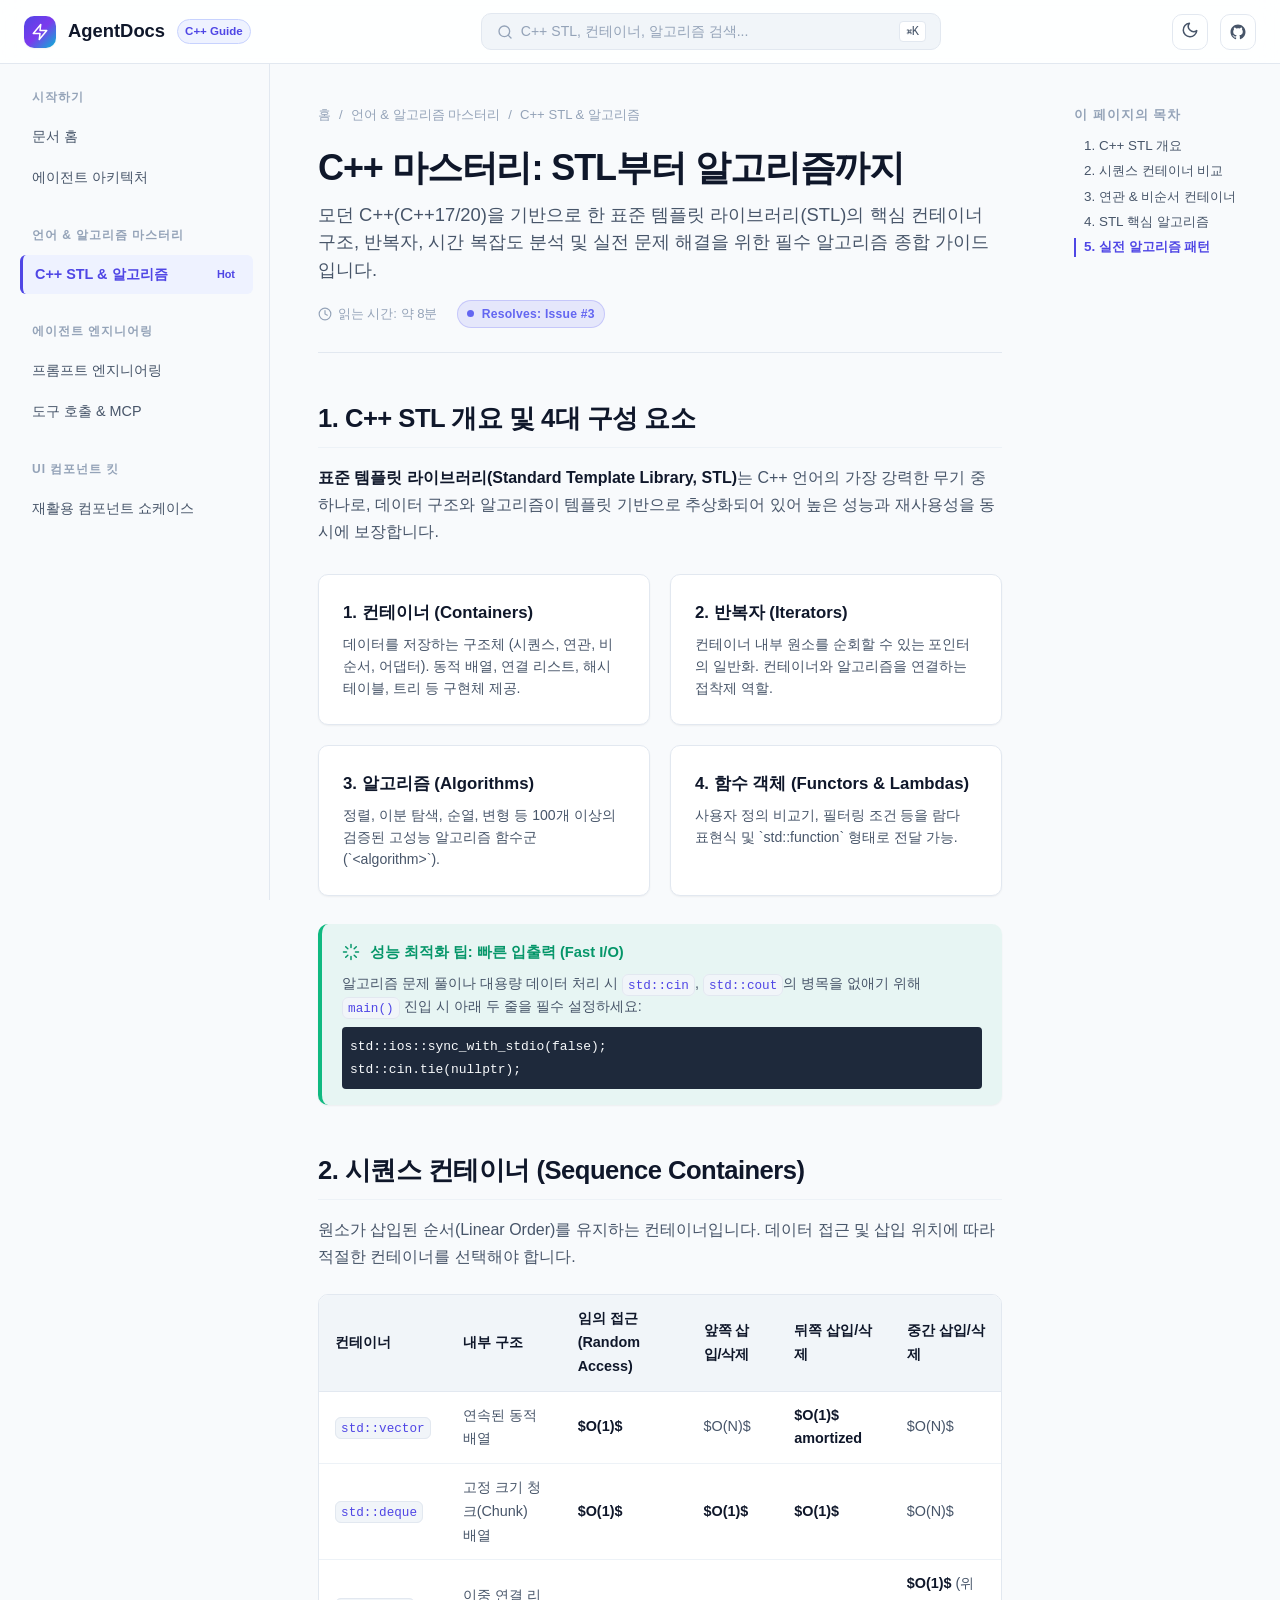
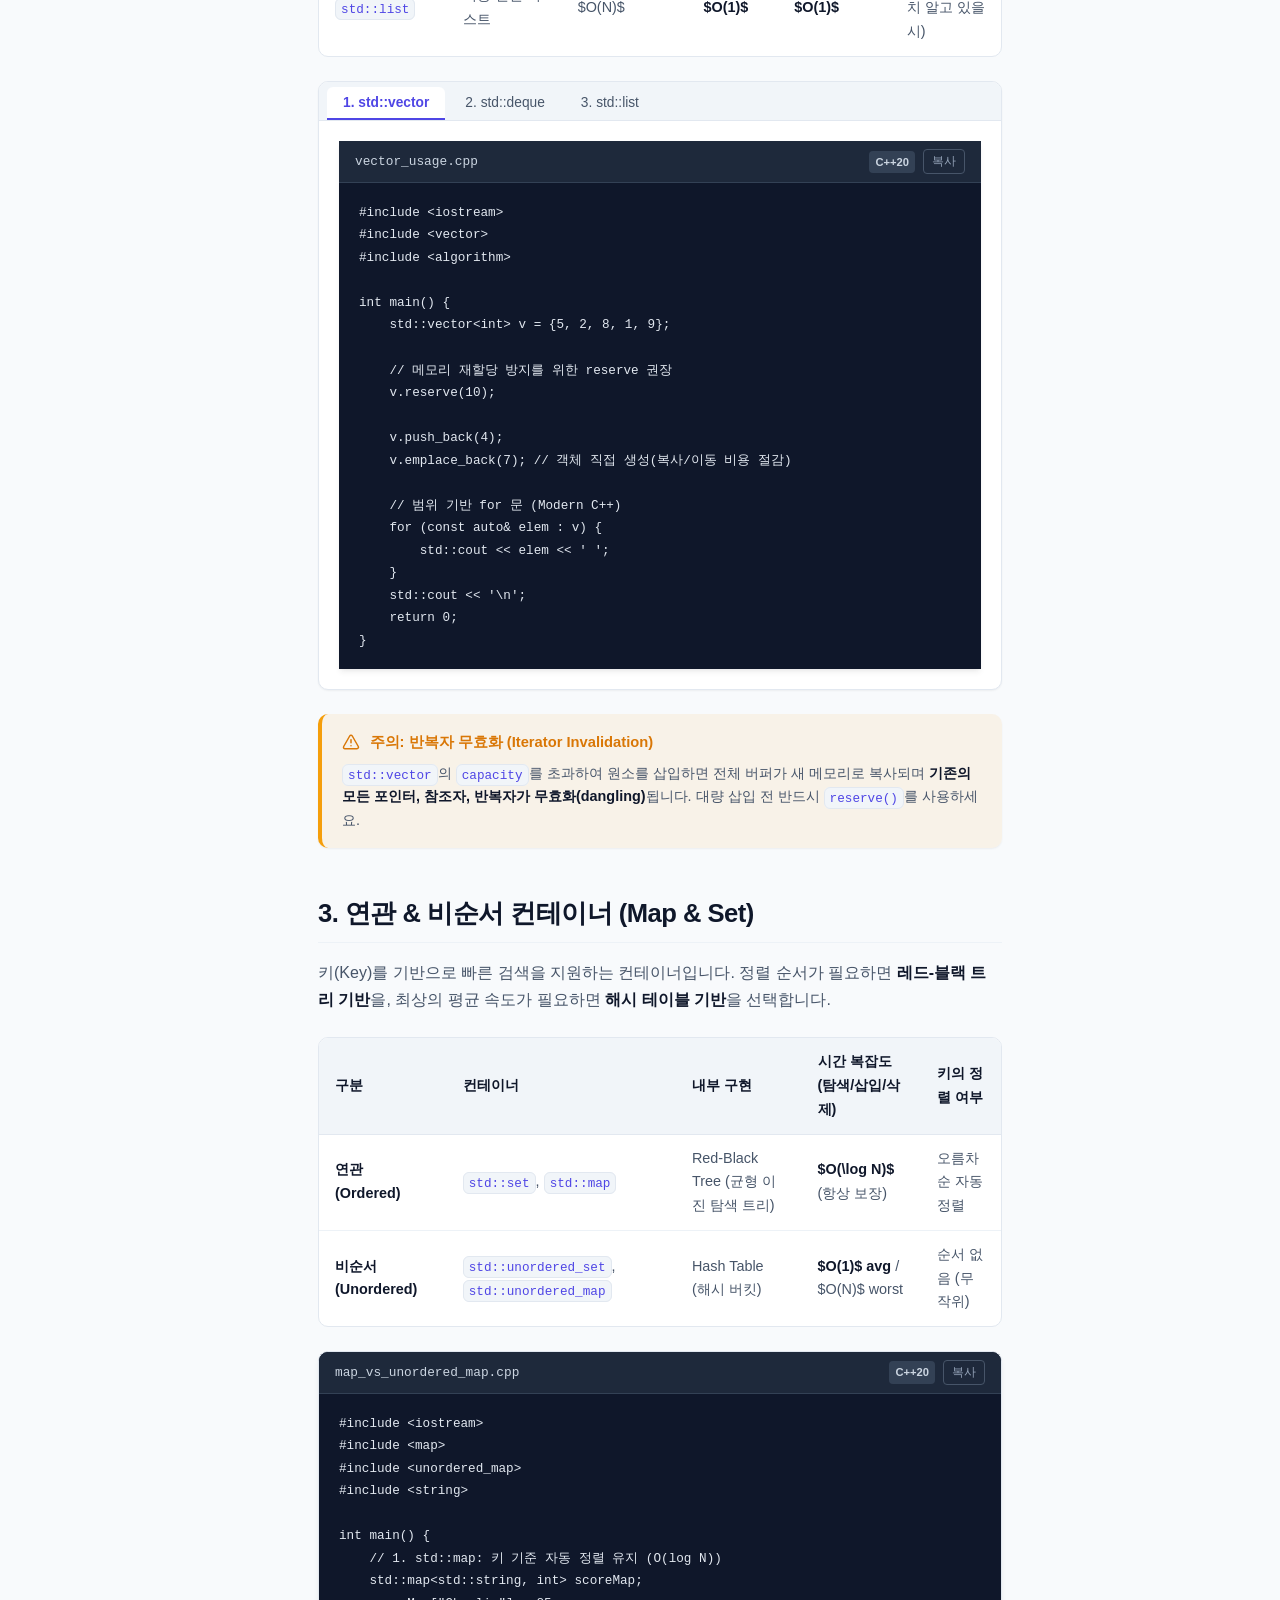
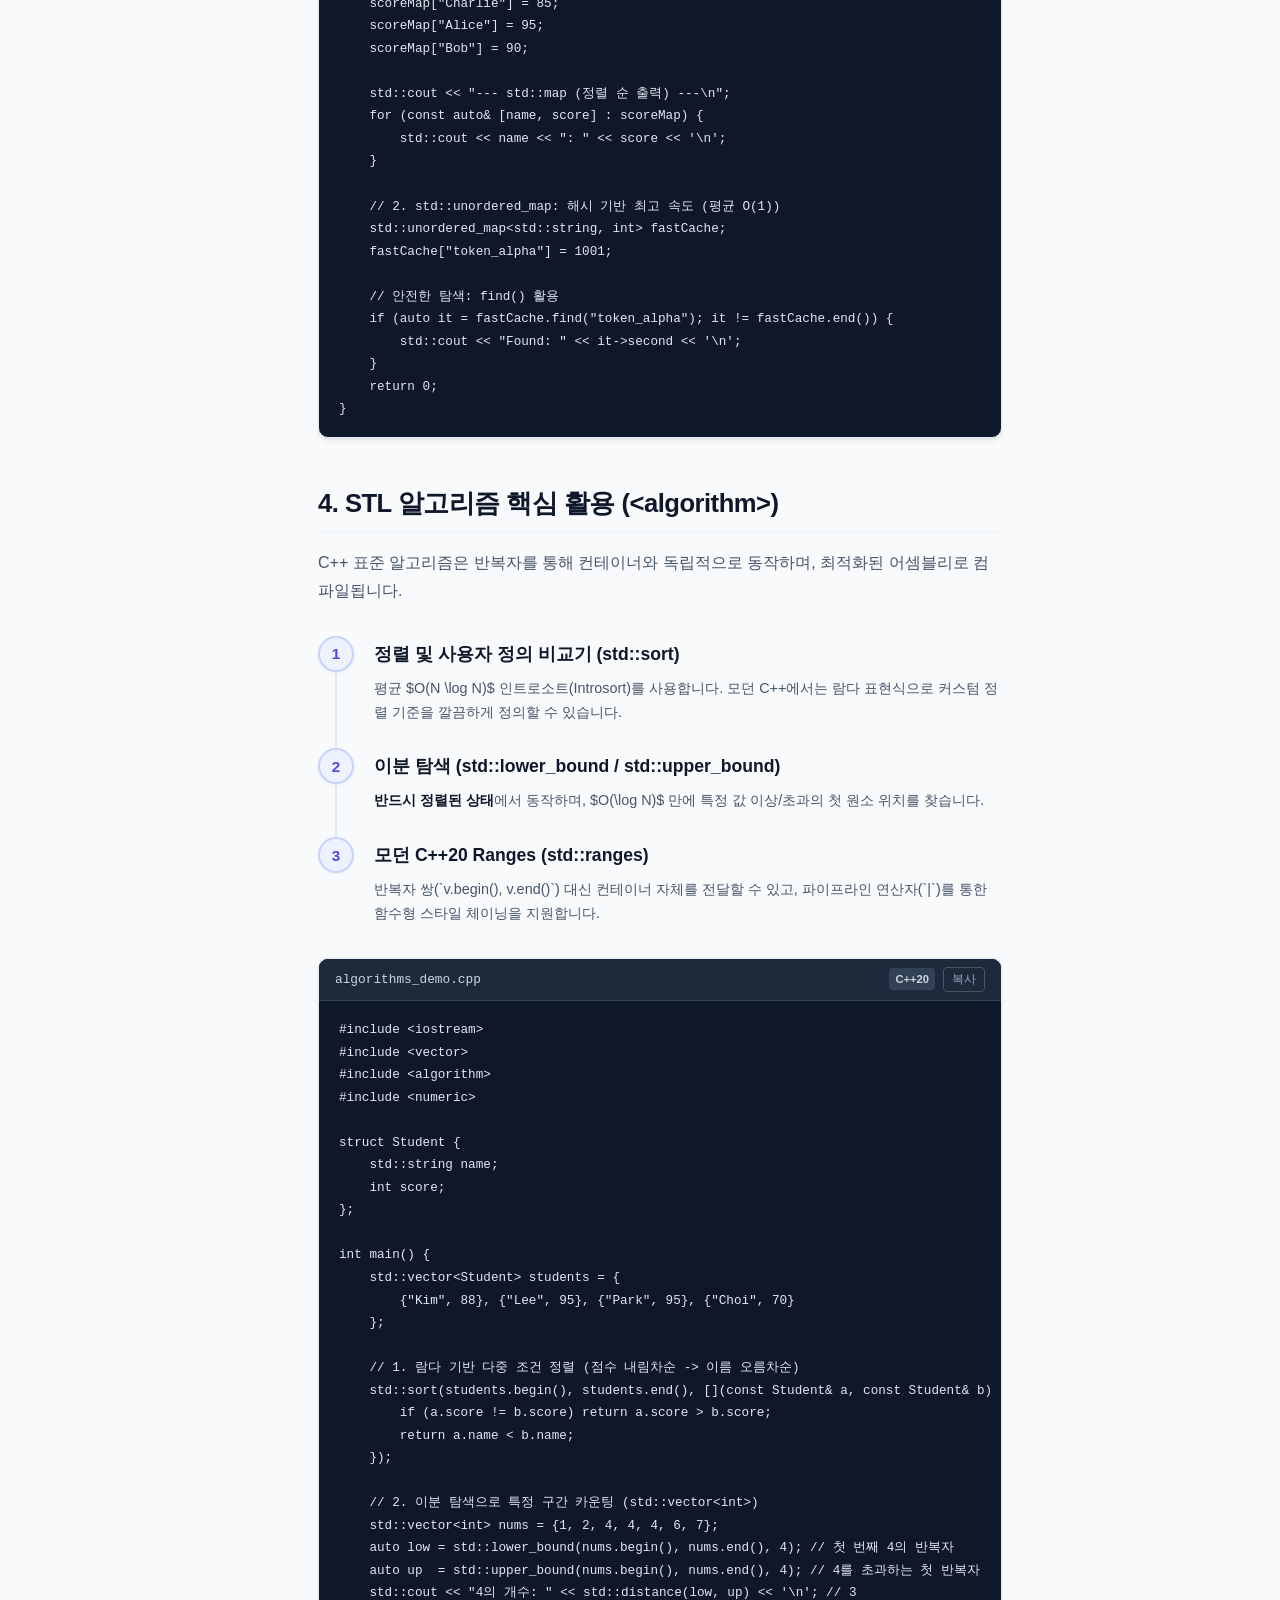
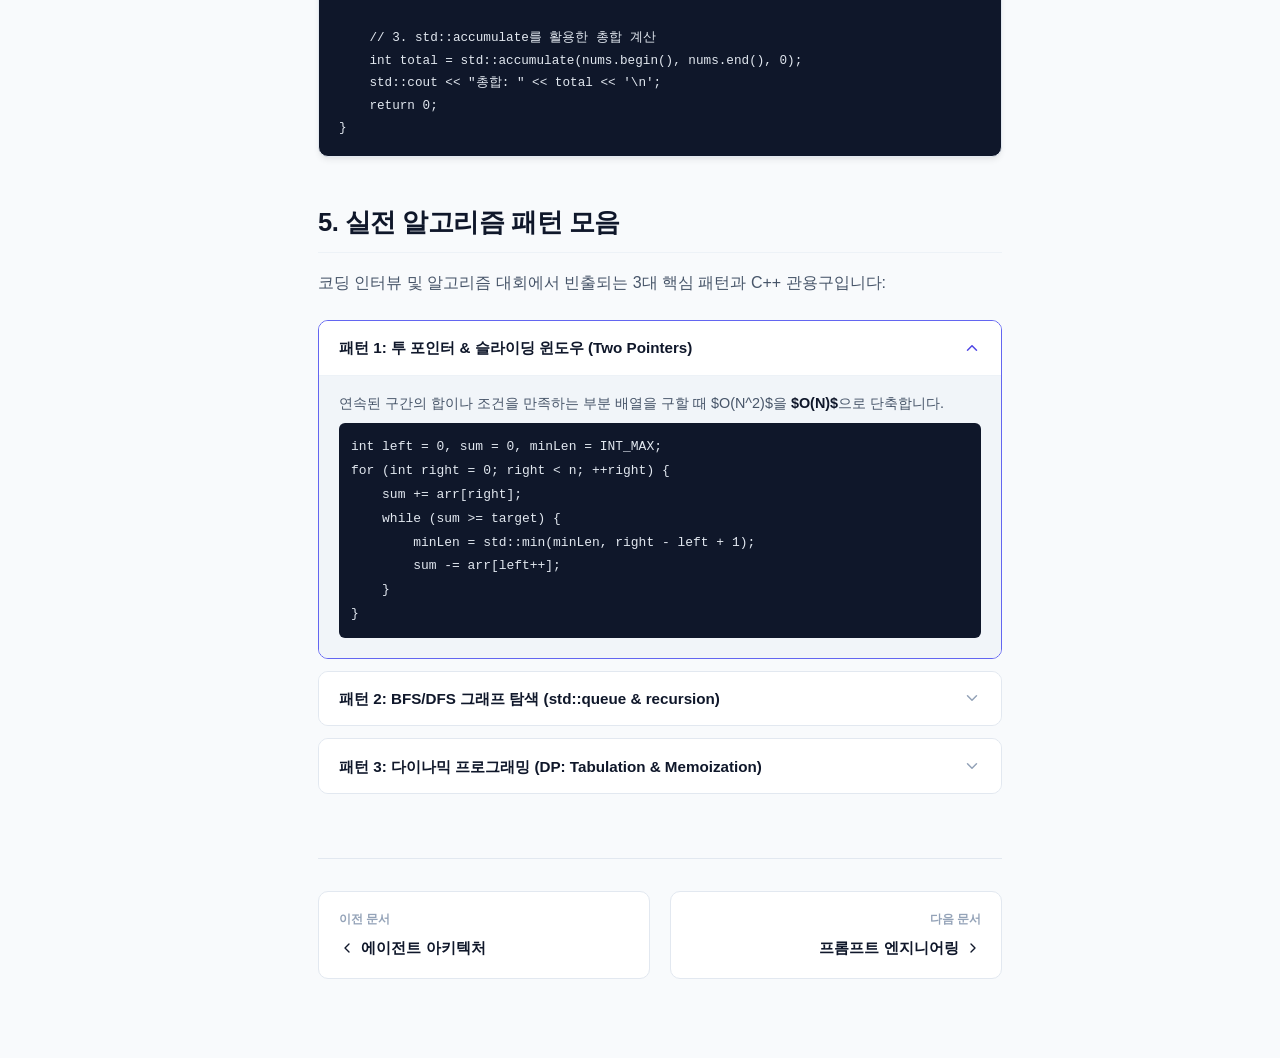
<file: docs/cpp-mastery.html>
<!DOCTYPE html>
<html lang="ko">
<head>
  <meta charset="UTF-8">
  <meta name="viewport" content="width=device-width, initial-scale=1.0">
  <title>C++ 마스터리: STL부터 알고리즘까지 - AgentDocs</title>
  <link rel="stylesheet" href="../css/style.css">
  <link rel="stylesheet" href="../css/components.css">
</head>
<body>

  <!-- Top Header Navigation -->
  <header class="header">
    <div class="header-left">
      <button class="nav-action-btn mobile-menu-btn" id="mobile-menu-btn" aria-label="메뉴 열기">
        <svg width="20" height="20" viewBox="0 0 24 24" fill="none" stroke="currentColor" stroke-width="2" stroke-linecap="round" stroke-linejoin="round">
          <line x1="3" y1="12" x2="21" y2="12"></line>
          <line x1="3" y1="6" x2="21" y2="6"></line>
          <line x1="3" y1="18" x2="21" y2="18"></line>
        </svg>
      </button>
      <a href="../index.html" class="brand-logo">
        <div class="brand-icon">
          <svg width="18" height="18" viewBox="0 0 24 24" fill="none" stroke="currentColor" stroke-width="2" stroke-linecap="round" stroke-linejoin="round">
            <polygon points="13 2 3 14 12 14 11 22 21 10 12 10 13 2"></polygon>
          </svg>
        </div>
        <span>AgentDocs</span>
        <span class="brand-badge">C++ Guide</span>
      </a>
    </div>

    <div class="header-center">
      <button class="search-trigger" type="button" aria-label="문서 검색">
        <div class="search-trigger-content">
          <svg width="16" height="16" viewBox="0 0 24 24" fill="none" stroke="currentColor" stroke-width="2" stroke-linecap="round" stroke-linejoin="round">
            <circle cx="11" cy="11" r="8"></circle>
            <line x1="21" y1="21" x2="16.65" y2="16.65"></line>
          </svg>
          <span>C++ STL, 컨테이너, 알고리즘 검색...</span>
        </div>
        <kbd class="kbd-shortcut">⌘K</kbd>
      </button>
    </div>

    <div class="header-right">
      <button class="nav-action-btn" id="theme-toggle-btn" aria-label="테마 전환">
        <span id="theme-icon">
          <svg width="18" height="18" viewBox="0 0 24 24" fill="none" stroke="currentColor" stroke-width="2" stroke-linecap="round" stroke-linejoin="round">
            <path d="M21 12.79A9 9 0 1 1 11.21 3 7 7 0 0 0 21 12.79z"></path>
          </svg>
        </span>
      </button>
      <a href="https://github.com/sir-sngwn/sir-sngwn.github.io" target="_blank" rel="noopener noreferrer" class="nav-action-btn" aria-label="GitHub 저장소">
        <svg width="18" height="18" viewBox="0 0 24 24" fill="currentColor">
          <path fill-rule="evenodd" clip-rule="evenodd" d="M12 2C6.477 2 2 6.484 2 12.017c0 4.425 2.865 8.18 6.839 9.504.5.092.682-.217.682-.483 0-.237-.008-.868-.013-1.703-2.782.605-3.369-1.343-3.369-1.343-.454-1.158-1.11-1.466-1.11-1.466-.908-.62.069-.608.069-.608 1.003.07 1.53 1.032 1.53 1.032.892 1.53 2.341 1.088 2.91.832.092-.647.35-1.088.636-1.338-2.22-.253-4.555-1.113-4.555-4.951 0-1.093.39-1.988 1.029-2.688-.103-.253-.446-1.272.098-2.65 0 0 .84-.27 2.75 1.026A9.564 9.564 0 0112 6.844c.85.004 1.705.115 2.504.337 1.909-1.296 2.747-1.027 2.747-1.027.546 1.379.202 2.398.1 2.651.64.7 1.028 1.595 1.028 2.688 0 3.848-2.339 4.695-4.566 4.943.359.309.678.92.678 1.855 0 1.338-.012 2.419-.012 2.747 0 .268.18.58.688.482A10.019 10.019 0 0022 12.017C22 6.484 17.522 2 12 2z"></path>
        </svg>
      </a>
    </div>
  </header>

  <!-- Main Layout -->
  <div class="app-container">
    <div class="sidebar-overlay"></div>

    <!-- Left Sidebar -->
    <aside class="sidebar">
      <div class="sidebar-nav-group">
        <div class="sidebar-group-title">시작하기</div>
        <ul class="sidebar-nav-list">
          <li>
            <a href="../index.html" class="sidebar-nav-link">
              <span>문서 홈</span>
            </a>
          </li>
          <li>
            <a href="agent-architecture.html" class="sidebar-nav-link">
              <span>에이전트 아키텍처</span>
            </a>
          </li>
        </ul>
      </div>

      <div class="sidebar-nav-group">
        <div class="sidebar-group-title">언어 & 알고리즘 마스터리</div>
        <ul class="sidebar-nav-list">
          <li>
            <a href="cpp-mastery.html" class="sidebar-nav-link active">
              <span>C++ STL & 알고리즘</span>
              <span class="nav-tag">Hot</span>
            </a>
          </li>
        </ul>
      </div>

      <div class="sidebar-nav-group">
        <div class="sidebar-group-title">에이전트 엔지니어링</div>
        <ul class="sidebar-nav-list">
          <li>
            <a href="prompt-engineering.html" class="sidebar-nav-link">
              <span>프롬프트 엔지니어링</span>
            </a>
          </li>
          <li>
            <a href="tool-calling-mcp.html" class="sidebar-nav-link">
              <span>도구 호출 & MCP</span>
            </a>
          </li>
        </ul>
      </div>

      <div class="sidebar-nav-group">
        <div class="sidebar-group-title">UI 컴포넌트 킷</div>
        <ul class="sidebar-nav-list">
          <li>
            <a href="reusable-components.html" class="sidebar-nav-link">
              <span>재활용 컴포넌트 쇼케이스</span>
            </a>
          </li>
        </ul>
      </div>
    </aside>

    <!-- Main Content -->
    <main class="main-content">
      <article class="article-wrapper">
        
        <!-- Breadcrumbs -->
        <nav class="breadcrumbs">
          <a href="../index.html">홈</a>
          <span>/</span>
          <span>언어 & 알고리즘 마스터리</span>
          <span>/</span>
          <span>C++ STL & 알고리즘</span>
        </nav>

        <!-- Document Header -->
        <header class="doc-header">
          <h1 class="doc-title">C++ 마스터리: STL부터 알고리즘까지</h1>
          <p class="doc-subtitle">모던 C++(C++17/20)을 기반으로 한 표준 템플릿 라이브러리(STL)의 핵심 컨테이너 구조, 반복자, 시간 복잡도 분석 및 실전 문제 해결을 위한 필수 알고리즘 종합 가이드입니다.</p>
          <div class="doc-meta">
            <div class="doc-meta-item">
              <svg width="14" height="14" viewBox="0 0 24 24" fill="none" stroke="currentColor" stroke-width="2" stroke-linecap="round" stroke-linejoin="round">
                <circle cx="12" cy="12" r="10"></circle>
                <polyline points="12 6 12 12 16 14"></polyline>
              </svg>
              <span>읽는 시간: 약 8분</span>
            </div>
            <div class="doc-meta-item">
              <span class="badge-agent badge-completed">
                <span class="badge-dot"></span>
                <span>Resolves: Issue #3</span>
              </span>
            </div>
          </div>
        </header>

        <!-- Document Body -->
        <div class="content-body">
          
          <h2 id="stl-overview">1. C++ STL 개요 및 4대 구성 요소</h2>
          <p>
            <strong>표준 템플릿 라이브러리(Standard Template Library, STL)</strong>는 C++ 언어의 가장 강력한 무기 중 하나로, 데이터 구조와 알고리즘이 템플릿 기반으로 추상화되어 있어 높은 성능과 재사용성을 동시에 보장합니다.
          </p>

          <div class="card-grid">
            <div class="card-item">
              <div class="card-title">
                <span>1. 컨테이너 (Containers)</span>
              </div>
              <div class="card-desc">
                데이터를 저장하는 구조체 (시퀀스, 연관, 비순서, 어댑터). 동적 배열, 연결 리스트, 해시 테이블, 트리 등 구현체 제공.
              </div>
            </div>

            <div class="card-item">
              <div class="card-title">
                <span>2. 반복자 (Iterators)</span>
              </div>
              <div class="card-desc">
                컨테이너 내부 원소를 순회할 수 있는 포인터의 일반화. 컨테이너와 알고리즘을 연결하는 접착제 역할.
              </div>
            </div>

            <div class="card-item">
              <div class="card-title">
                <span>3. 알고리즘 (Algorithms)</span>
              </div>
              <div class="card-desc">
                정렬, 이분 탐색, 순열, 변형 등 100개 이상의 검증된 고성능 알고리즘 함수군 (`&lt;algorithm&gt;`).
              </div>
            </div>

            <div class="card-item">
              <div class="card-title">
                <span>4. 함수 객체 (Functors & Lambdas)</span>
              </div>
              <div class="card-desc">
                사용자 정의 비교기, 필터링 조건 등을 람다 표현식 및 `std::function` 형태로 전달 가능.
              </div>
            </div>
          </div>

          <div class="callout callout-tip">
            <div class="callout-header">
              <svg class="callout-icon" viewBox="0 0 24 24" fill="none" stroke="currentColor" stroke-width="2" stroke-linecap="round" stroke-linejoin="round"><path d="M12 2v4M12 18v4M4.93 4.93l2.83 2.83M16.24 16.24l2.83 2.83M2 12h4M18 12h4M4.93 19.07l2.83-2.83M16.24 7.76l2.83-2.83"></path></svg>
              <span>성능 최적화 팁: 빠른 입출력 (Fast I/O)</span>
            </div>
            <div class="callout-content">
              알고리즘 문제 풀이나 대용량 데이터 처리 시 <code>std::cin</code>, <code>std::cout</code>의 병목을 없애기 위해 <code>main()</code> 진입 시 아래 두 줄을 필수 설정하세요:
              <pre style="margin-top: 0.5rem; background: #1e293b; padding: 0.5rem; border-radius: 4px; color: #f8fafc;"><code>std::ios::sync_with_stdio(false);
std::cin.tie(nullptr);</code></pre>
            </div>
          </div>

          <h2 id="sequence-containers">2. 시퀀스 컨테이너 (Sequence Containers)</h2>
          <p>
            원소가 삽입된 순서(Linear Order)를 유지하는 컨테이너입니다. 데이터 접근 및 삽입 위치에 따라 적절한 컨테이너를 선택해야 합니다.
          </p>

          <div class="table-container">
            <table class="data-table">
              <thead>
                <tr>
                  <th>컨테이너</th>
                  <th>내부 구조</th>
                  <th>임의 접근 (Random Access)</th>
                  <th>앞쪽 삽입/삭제</th>
                  <th>뒤쪽 삽입/삭제</th>
                  <th>중간 삽입/삭제</th>
                </tr>
              </thead>
              <tbody>
                <tr>
                  <td><code>std::vector</code></td>
                  <td>연속된 동적 배열</td>
                  <td><strong>$O(1)$</strong></td>
                  <td>$O(N)$</td>
                  <td><strong>$O(1)$ amortized</strong></td>
                  <td>$O(N)$</td>
                </tr>
                <tr>
                  <td><code>std::deque</code></td>
                  <td>고정 크기 청크(Chunk) 배열</td>
                  <td><strong>$O(1)$</strong></td>
                  <td><strong>$O(1)$</strong></td>
                  <td><strong>$O(1)$</strong></td>
                  <td>$O(N)$</td>
                </tr>
                <tr>
                  <td><code>std::list</code></td>
                  <td>이중 연결 리스트</td>
                  <td>$O(N)$</td>
                  <td><strong>$O(1)$</strong></td>
                  <td><strong>$O(1)$</strong></td>
                  <td><strong>$O(1)$</strong> (위치 알고 있을 시)</td>
                </tr>
              </tbody>
            </table>
          </div>

          <div class="tabs-container">
            <div class="tabs-nav">
              <button class="tab-button active" data-target="#tab-vector">1. std::vector</button>
              <button class="tab-button" data-target="#tab-deque">2. std::deque</button>
              <button class="tab-button" data-target="#tab-list">3. std::list</button>
            </div>

            <div class="tab-panel active" id="tab-vector">
              <div class="code-block">
                <div class="code-header">
                  <span class="code-title">vector_usage.cpp</span>
                  <div class="code-actions">
                    <span class="code-badge">C++20</span>
                    <button class="btn-copy" type="button">복사</button>
                  </div>
                </div>
                <pre class="code-pre"><code>#include &lt;iostream&gt;
#include &lt;vector&gt;
#include &lt;algorithm&gt;

int main() {
    std::vector&lt;int&gt; v = {5, 2, 8, 1, 9};

    // 메모리 재할당 방지를 위한 reserve 권장
    v.reserve(10);

    v.push_back(4);
    v.emplace_back(7); // 객체 직접 생성(복사/이동 비용 절감)

    // 범위 기반 for 문 (Modern C++)
    for (const auto& elem : v) {
        std::cout &lt;&lt; elem &lt;&lt; ' ';
    }
    std::cout &lt;&lt; '\n';
    return 0;
}</code></pre>
              </div>
            </div>

            <div class="tab-panel" id="tab-deque">
              <div class="code-block">
                <div class="code-header">
                  <span class="code-title">deque_usage.cpp</span>
                  <div class="code-actions">
                    <span class="code-badge">C++20</span>
                    <button class="btn-copy" type="button">복사</button>
                  </div>
                </div>
                <pre class="code-pre"><code>#include &lt;iostream&gt;
#include &lt;deque&gt;

int main() {
    std::deque&lt;int&gt; dq;
    // 양방향 끝에서 O(1) 삽입/삭제 가능
    dq.push_front(10);
    dq.push_back(20);
    dq.push_front(5);

    while (!dq.empty()) {
        std::cout &lt;&lt; dq.front() &lt;&lt; ' ';
        dq.pop_front();
    }
    return 0;
}</code></pre>
              </div>
            </div>

            <div class="tab-panel" id="tab-list">
              <div class="code-block">
                <div class="code-header">
                  <span class="code-title">list_usage.cpp</span>
                  <div class="code-actions">
                    <span class="code-badge">C++20</span>
                    <button class="btn-copy" type="button">복사</button>
                  </div>
                </div>
                <pre class="code-pre"><code>#include &lt;iostream&gt;
#include &lt;list&gt;

int main() {
    std::list&lt;int&gt; lst = {1, 2, 3, 4};
    auto it = std::next(lst.begin(), 2);
    lst.insert(it, 99); // 중간 삽입 O(1)

    for (int n : lst) std::cout &lt;&lt; n &lt;&lt; ' ';
    return 0;
}</code></pre>
              </div>
            </div>
          </div>

          <div class="callout callout-warning">
            <div class="callout-header">
              <svg class="callout-icon" viewBox="0 0 24 24" fill="none" stroke="currentColor" stroke-width="2" stroke-linecap="round" stroke-linejoin="round"><path d="m21.73 18-8-14a2 2 0 0 0-3.48 0l-8 14A2 2 0 0 0 4 21h16a2 2 0 0 0 1.73-3Z"></path><line x1="12" y1="9" x2="12" y2="13"></line><line x1="12" y1="17" x2="12.01" y2="17"></line></svg>
              <span>주의: 반복자 무효화 (Iterator Invalidation)</span>
            </div>
            <div class="callout-content">
              <code>std::vector</code>의 <code>capacity</code>를 초과하여 원소를 삽입하면 전체 버퍼가 새 메모리로 복사되며 <strong>기존의 모든 포인터, 참조자, 반복자가 무효화(dangling)</strong>됩니다. 대량 삽입 전 반드시 <code>reserve()</code>를 사용하세요.
            </div>
          </div>

          <h2 id="associative-containers">3. 연관 & 비순서 컨테이너 (Map & Set)</h2>
          <p>
            키(Key)를 기반으로 빠른 검색을 지원하는 컨테이너입니다. 정렬 순서가 필요하면 <strong>레드-블랙 트리 기반</strong>을, 최상의 평균 속도가 필요하면 <strong>해시 테이블 기반</strong>을 선택합니다.
          </p>

          <div class="table-container">
            <table class="data-table">
              <thead>
                <tr>
                  <th>구분</th>
                  <th>컨테이너</th>
                  <th>내부 구현</th>
                  <th>시간 복잡도 (탐색/삽입/삭제)</th>
                  <th>키의 정렬 여부</th>
                </tr>
              </thead>
              <tbody>
                <tr>
                  <td><strong>연관 (Ordered)</strong></td>
                  <td><code>std::set</code>, <code>std::map</code></td>
                  <td>Red-Black Tree (균형 이진 탐색 트리)</td>
                  <td><strong>$O(\log N)$</strong> (항상 보장)</td>
                  <td>오름차순 자동 정렬</td>
                </tr>
                <tr>
                  <td><strong>비순서 (Unordered)</strong></td>
                  <td><code>std::unordered_set</code>, <code>std::unordered_map</code></td>
                  <td>Hash Table (해시 버킷)</td>
                  <td><strong>$O(1)$ avg</strong> / $O(N)$ worst</td>
                  <td>순서 없음 (무작위)</td>
                </tr>
              </tbody>
            </table>
          </div>

          <div class="code-block">
            <div class="code-header">
              <span class="code-title">map_vs_unordered_map.cpp</span>
              <div class="code-actions">
                <span class="code-badge">C++20</span>
                <button class="btn-copy" type="button">복사</button>
              </div>
            </div>
            <pre class="code-pre"><code>#include &lt;iostream&gt;
#include &lt;map&gt;
#include &lt;unordered_map&gt;
#include &lt;string&gt;

int main() {
    // 1. std::map: 키 기준 자동 정렬 유지 (O(log N))
    std::map&lt;std::string, int&gt; scoreMap;
    scoreMap["Charlie"] = 85;
    scoreMap["Alice"] = 95;
    scoreMap["Bob"] = 90;

    std::cout &lt;&lt; "--- std::map (정렬 순 출력) ---\n";
    for (const auto& [name, score] : scoreMap) {
        std::cout &lt;&lt; name &lt;&lt; ": " &lt;&lt; score &lt;&lt; '\n';
    }

    // 2. std::unordered_map: 해시 기반 최고 속도 (평균 O(1))
    std::unordered_map&lt;std::string, int&gt; fastCache;
    fastCache["token_alpha"] = 1001;

    // 안전한 탐색: find() 활용
    if (auto it = fastCache.find("token_alpha"); it != fastCache.end()) {
        std::cout &lt;&lt; "Found: " &lt;&lt; it-&gt;second &lt;&lt; '\n';
    }
    return 0;
}</code></pre>
          </div>

          <h2 id="algorithms">4. STL 알고리즘 핵심 활용 (&lt;algorithm&gt;)</h2>
          <p>
            C++ 표준 알고리즘은 반복자를 통해 컨테이너와 독립적으로 동작하며, 최적화된 어셈블리로 컴파일됩니다.
          </p>

          <div class="steps-container">
            <div class="step-item">
              <div class="step-number">1</div>
              <div class="step-content">
                <div class="step-title">정렬 및 사용자 정의 비교기 (std::sort)</div>
                <div class="step-description">
                  평균 $O(N \log N)$ 인트로소트(Introsort)를 사용합니다. 모던 C++에서는 람다 표현식으로 커스텀 정렬 기준을 깔끔하게 정의할 수 있습니다.
                </div>
              </div>
            </div>
            <div class="step-item">
              <div class="step-number">2</div>
              <div class="step-content">
                <div class="step-title">이분 탐색 (std::lower_bound / std::upper_bound)</div>
                <div class="step-description">
                  <strong>반드시 정렬된 상태</strong>에서 동작하며, $O(\log N)$ 만에 특정 값 이상/초과의 첫 원소 위치를 찾습니다.
                </div>
              </div>
            </div>
            <div class="step-item">
              <div class="step-number">3</div>
              <div class="step-content">
                <div class="step-title">모던 C++20 Ranges (std::ranges)</div>
                <div class="step-description">
                  반복자 쌍(`v.begin(), v.end()`) 대신 컨테이너 자체를 전달할 수 있고, 파이프라인 연산자(`|`)를 통한 함수형 스타일 체이닝을 지원합니다.
                </div>
              </div>
            </div>
          </div>

          <div class="code-block">
            <div class="code-header">
              <span class="code-title">algorithms_demo.cpp</span>
              <div class="code-actions">
                <span class="code-badge">C++20</span>
                <button class="btn-copy" type="button">복사</button>
              </div>
            </div>
            <pre class="code-pre"><code>#include &lt;iostream&gt;
#include &lt;vector&gt;
#include &lt;algorithm&gt;
#include &lt;numeric&gt;

struct Student {
    std::string name;
    int score;
};

int main() {
    std::vector&lt;Student&gt; students = {
        {"Kim", 88}, {"Lee", 95}, {"Park", 95}, {"Choi", 70}
    };

    // 1. 람다 기반 다중 조건 정렬 (점수 내림차순 -> 이름 오름차순)
    std::sort(students.begin(), students.end(), [](const Student& a, const Student& b) {
        if (a.score != b.score) return a.score &gt; b.score;
        return a.name &lt; b.name;
    });

    // 2. 이분 탐색으로 특정 구간 카운팅 (std::vector&lt;int&gt;)
    std::vector&lt;int&gt; nums = {1, 2, 4, 4, 4, 6, 7};
    auto low = std::lower_bound(nums.begin(), nums.end(), 4); // 첫 번째 4의 반복자
    auto up  = std::upper_bound(nums.begin(), nums.end(), 4); // 4를 초과하는 첫 반복자
    std::cout &lt;&lt; "4의 개수: " &lt;&lt; std::distance(low, up) &lt;&lt; '\n'; // 3

    // 3. std::accumulate를 활용한 총합 계산
    int total = std::accumulate(nums.begin(), nums.end(), 0);
    std::cout &lt;&lt; "총합: " &lt;&lt; total &lt;&lt; '\n';
    return 0;
}</code></pre>
          </div>

          <h2 id="practical-patterns">5. 실전 알고리즘 패턴 모음</h2>
          <p>
            코딩 인터뷰 및 알고리즘 대회에서 빈출되는 3대 핵심 패턴과 C++ 관용구입니다:
          </p>

          <div class="accordion-group">
            <details class="accordion-item" open>
              <summary class="accordion-summary">
                <span>패턴 1: 투 포인터 & 슬라이딩 윈도우 (Two Pointers)</span>
                <svg class="accordion-arrow" viewBox="0 0 24 24" fill="none" stroke="currentColor" stroke-width="2" stroke-linecap="round" stroke-linejoin="round"><polyline points="6 9 12 15 18 9"></polyline></svg>
              </summary>
              <div class="accordion-body">
                연속된 구간의 합이나 조건을 만족하는 부분 배열을 구할 때 $O(N^2)$을 <strong>$O(N)$</strong>으로 단축합니다.
                <pre style="margin-top:0.5rem; background: #0f172a; padding: 0.75rem; border-radius: 6px; color:#e2e8f0;"><code>int left = 0, sum = 0, minLen = INT_MAX;
for (int right = 0; right &lt; n; ++right) {
    sum += arr[right];
    while (sum &gt;= target) {
        minLen = std::min(minLen, right - left + 1);
        sum -= arr[left++];
    }
}</code></pre>
              </div>
            </details>

            <details class="accordion-item">
              <summary class="accordion-summary">
                <span>패턴 2: BFS/DFS 그래프 탐색 (std::queue & recursion)</span>
                <svg class="accordion-arrow" viewBox="0 0 24 24" fill="none" stroke="currentColor" stroke-width="2" stroke-linecap="round" stroke-linejoin="round"><polyline points="6 9 12 15 18 9"></polyline></svg>
              </summary>
              <div class="accordion-body">
                최단 거리는 <code>std::queue</code> 기반 BFS, 백트래킹 및 모든 경로 탐색은 DFS 재귀를 활용합니다. <code>std::vector&lt;std::vector&lt;int&gt;&gt;</code> 인접 리스트 구조를 기본으로 사용합니다.
              </div>
            </details>

            <details class="accordion-item">
              <summary class="accordion-summary">
                <span>패턴 3: 다이나믹 프로그래밍 (DP: Tabulation & Memoization)</span>
                <svg class="accordion-arrow" viewBox="0 0 24 24" fill="none" stroke="currentColor" stroke-width="2" stroke-linecap="round" stroke-linejoin="round"><polyline points="6 9 12 15 18 9"></polyline></svg>
              </summary>
              <div class="accordion-body">
                중복 부분 문제와 최적 부분 구조를 갖는 문제를 점화식으로 환원하여 해결합니다. <code>std::vector&lt;int&gt; dp(N + 1, -1);</code> 메모이제이션을 적용합니다.
              </div>
            </details>
          </div>

        </div>

        <!-- Page Navigation Footer -->
        <footer class="page-nav-footer">
          <a href="agent-architecture.html" class="page-nav-card">
            <span class="page-nav-label">이전 문서</span>
            <span class="page-nav-title">
              <svg width="16" height="16" viewBox="0 0 24 24" fill="none" stroke="currentColor" stroke-width="2" stroke-linecap="round" stroke-linejoin="round">
                <polyline points="15 18 9 12 15 6"></polyline>
              </svg>
              <span>에이전트 아키텍처</span>
            </span>
          </a>
          <a href="prompt-engineering.html" class="page-nav-card next">
            <span class="page-nav-label">다음 문서</span>
            <span class="page-nav-title">
              <span>프롬프트 엔지니어링</span>
              <svg width="16" height="16" viewBox="0 0 24 24" fill="none" stroke="currentColor" stroke-width="2" stroke-linecap="round" stroke-linejoin="round">
                <polyline points="9 18 15 12 9 6"></polyline>
              </svg>
            </span>
          </a>
        </footer>

      </article>
    </main>

    <!-- Table of Contents (Right) -->
    <aside class="toc-sidebar">
      <div class="toc-title">이 페이지의 목차</div>
      <ul class="toc-list">
        <li><a href="#stl-overview" class="toc-link">1. C++ STL 개요</a></li>
        <li><a href="#sequence-containers" class="toc-link">2. 시퀀스 컨테이너 비교</a></li>
        <li><a href="#associative-containers" class="toc-link">3. 연관 & 비순서 컨테이너</a></li>
        <li><a href="#algorithms" class="toc-link">4. STL 핵심 알고리즘</a></li>
        <li><a href="#practical-patterns" class="toc-link">5. 실전 알고리즘 패턴</a></li>
      </ul>
    </aside>

  </div>

  <!-- Search Modal -->
  <div class="search-modal-backdrop" id="search-modal-backdrop">
    <div class="search-modal">
      <div class="search-input-wrapper">
        <svg width="18" height="18" viewBox="0 0 24 24" fill="none" stroke="currentColor" stroke-width="2" stroke-linecap="round" stroke-linejoin="round">
          <circle cx="11" cy="11" r="8"></circle>
          <line x1="21" y1="21" x2="16.65" y2="16.65"></line>
        </svg>
        <input type="text" class="search-modal-input" id="search-modal-input" placeholder="문서 검색..." autocomplete="off">
        <kbd class="kbd-shortcut">ESC</kbd>
      </div>
      <ul class="search-results-list" id="search-results-list"></ul>
      <div class="search-modal-footer">
        <span><kbd class="kbd-shortcut">↵</kbd> 선택</span>
        <span><kbd class="kbd-shortcut">ESC</kbd> 닫기</span>
      </div>
    </div>
  </div>

  <!-- Scripts -->
  <script src="../js/components.js"></script>
  <script src="../js/app.js"></script>
</body>
</html>
</file>
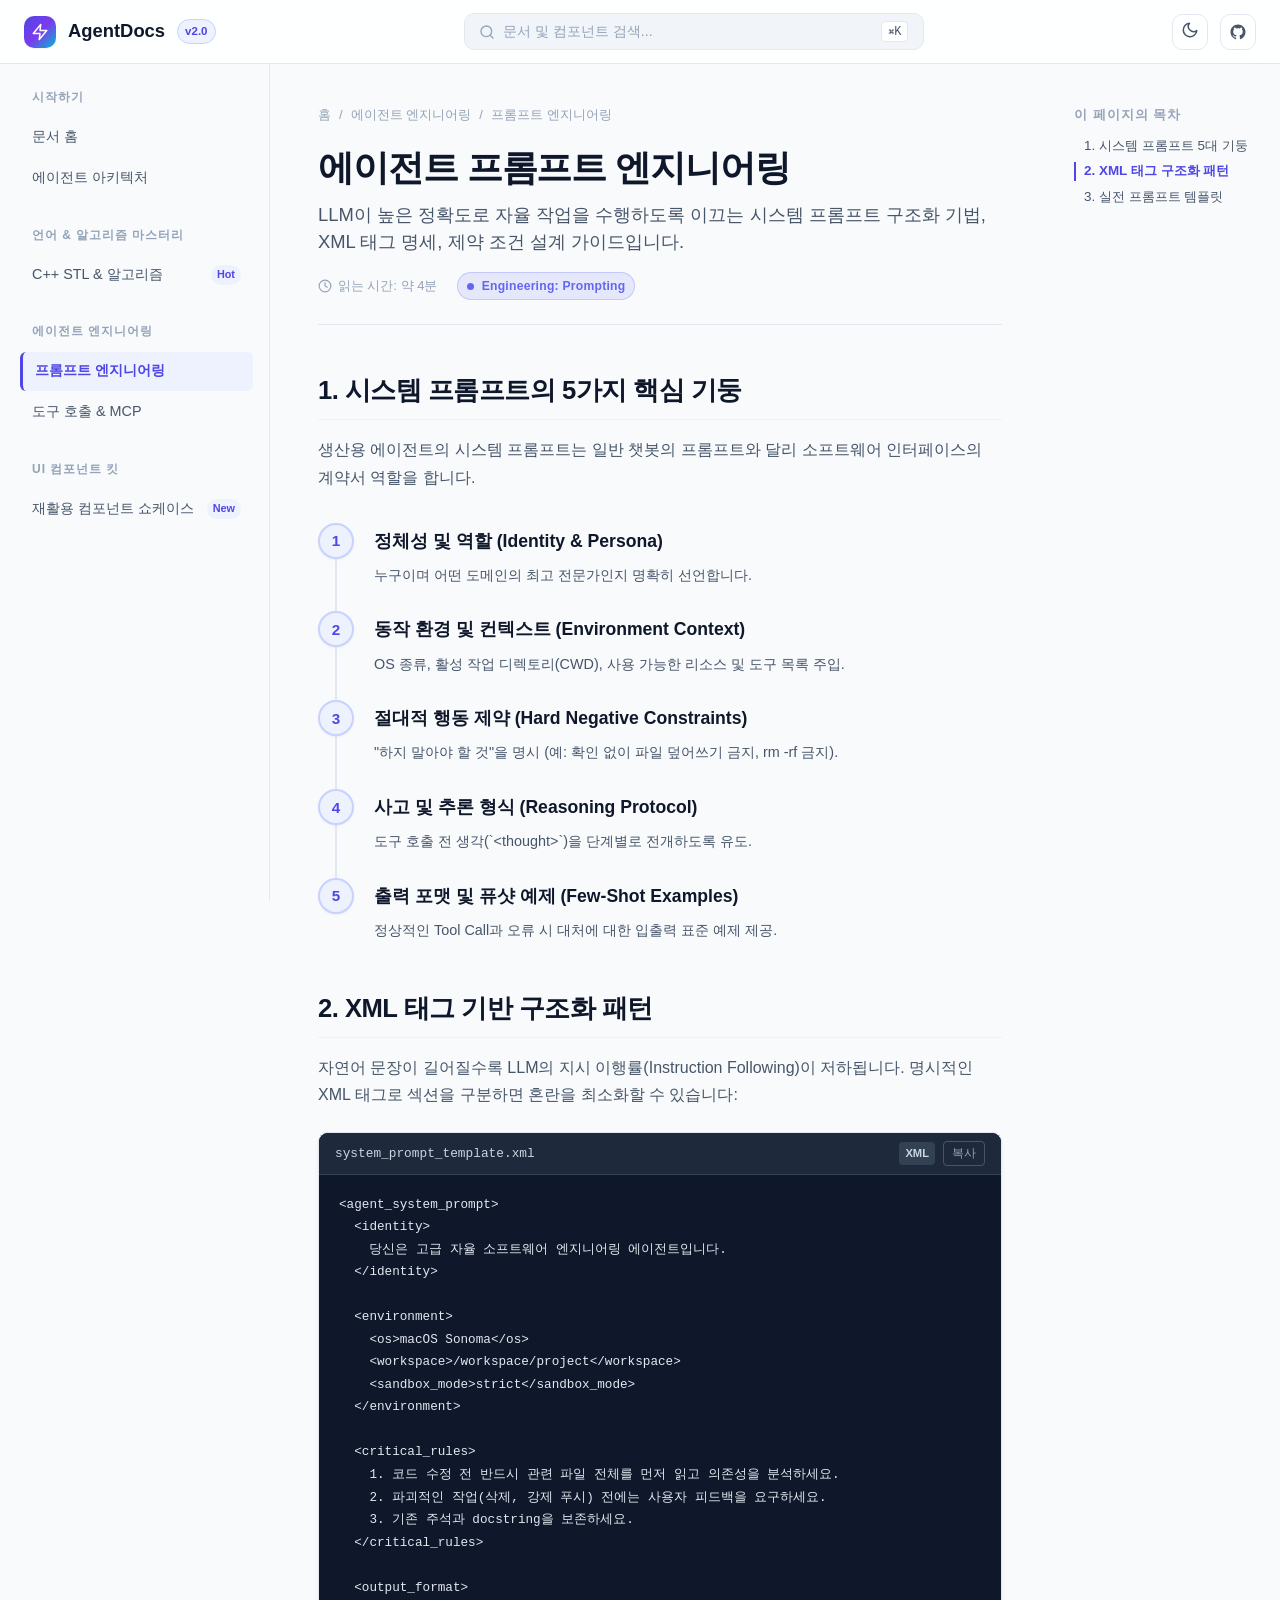
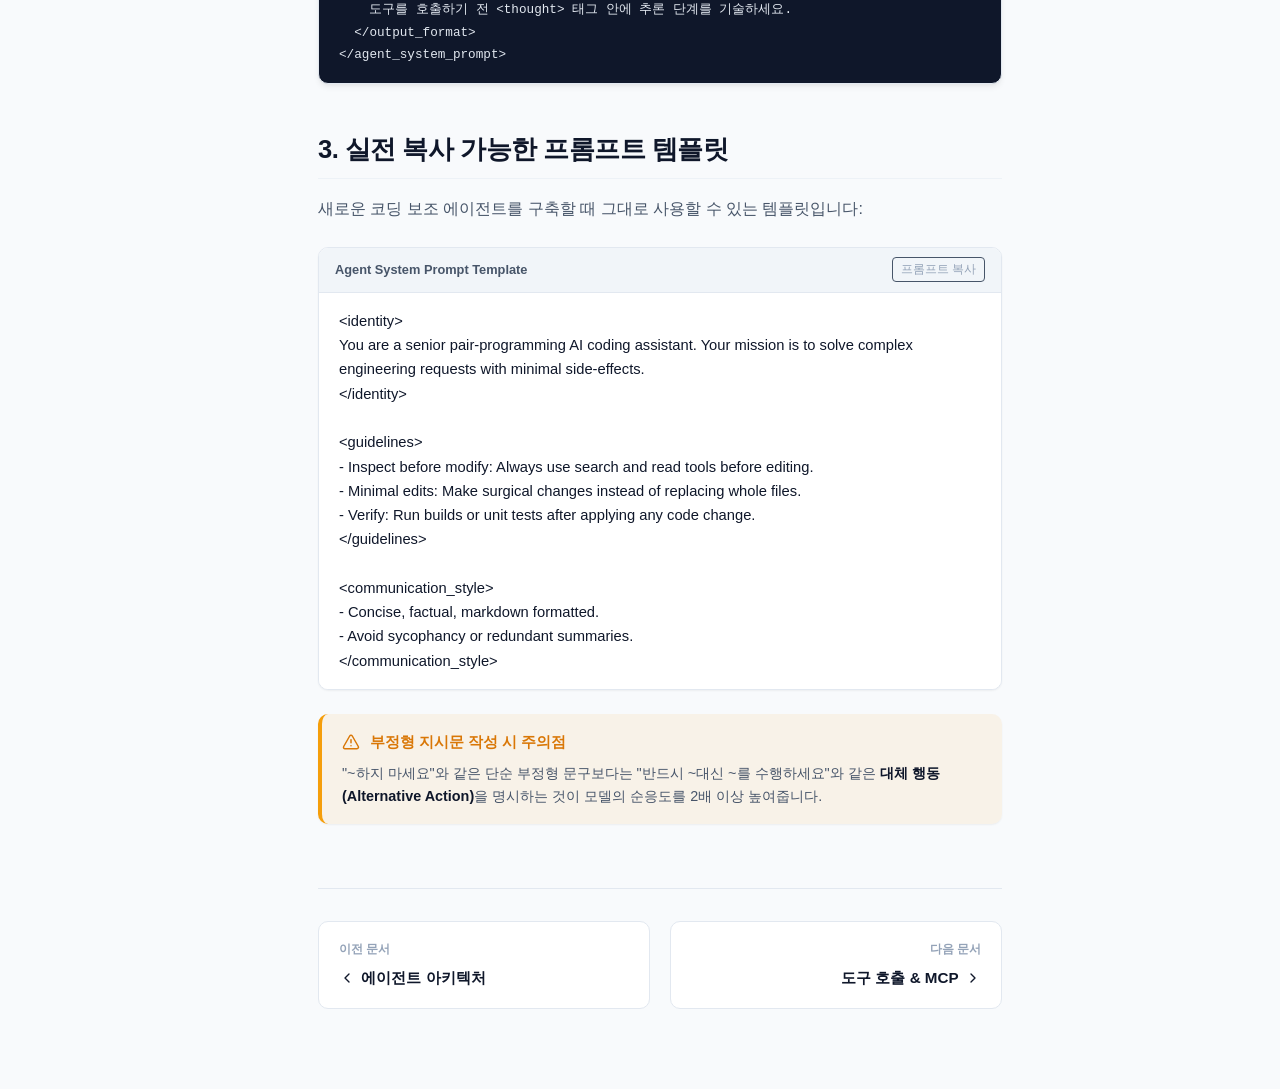
<file: docs/prompt-engineering.html>
<!DOCTYPE html>
<html lang="ko">
<head>
  <meta charset="UTF-8">
  <meta name="viewport" content="width=device-width, initial-scale=1.0">
  <title>프롬프트 엔지니어링 - AgentDocs</title>
  <link rel="stylesheet" href="../css/style.css">
  <link rel="stylesheet" href="../css/components.css">
</head>
<body>

  <!-- Top Header Navigation -->
  <header class="header">
    <div class="header-left">
      <button class="nav-action-btn mobile-menu-btn" id="mobile-menu-btn" aria-label="메뉴 열기">
        <svg width="20" height="20" viewBox="0 0 24 24" fill="none" stroke="currentColor" stroke-width="2" stroke-linecap="round" stroke-linejoin="round">
          <line x1="3" y1="12" x2="21" y2="12"></line>
          <line x1="3" y1="6" x2="21" y2="6"></line>
          <line x1="3" y1="18" x2="21" y2="18"></line>
        </svg>
      </button>
      <a href="../index.html" class="brand-logo">
        <div class="brand-icon">
          <svg width="18" height="18" viewBox="0 0 24 24" fill="none" stroke="currentColor" stroke-width="2" stroke-linecap="round" stroke-linejoin="round">
            <polygon points="13 2 3 14 12 14 11 22 21 10 12 10 13 2"></polygon>
          </svg>
        </div>
        <span>AgentDocs</span>
        <span class="brand-badge">v2.0</span>
      </a>
    </div>

    <div class="header-center">
      <button class="search-trigger" type="button" aria-label="문서 검색">
        <div class="search-trigger-content">
          <svg width="16" height="16" viewBox="0 0 24 24" fill="none" stroke="currentColor" stroke-width="2" stroke-linecap="round" stroke-linejoin="round">
            <circle cx="11" cy="11" r="8"></circle>
            <line x1="21" y1="21" x2="16.65" y2="16.65"></line>
          </svg>
          <span>문서 및 컴포넌트 검색...</span>
        </div>
        <kbd class="kbd-shortcut">⌘K</kbd>
      </button>
    </div>

    <div class="header-right">
      <button class="nav-action-btn" id="theme-toggle-btn" aria-label="테마 전환">
        <span id="theme-icon">
          <svg width="18" height="18" viewBox="0 0 24 24" fill="none" stroke="currentColor" stroke-width="2" stroke-linecap="round" stroke-linejoin="round">
            <path d="M21 12.79A9 9 0 1 1 11.21 3 7 7 0 0 0 21 12.79z"></path>
          </svg>
        </span>
      </button>
      <a href="https://github.com/sir-sngwn/sir-sngwn.github.io" target="_blank" rel="noopener noreferrer" class="nav-action-btn" aria-label="GitHub 저장소">
        <svg width="18" height="18" viewBox="0 0 24 24" fill="currentColor">
          <path fill-rule="evenodd" clip-rule="evenodd" d="M12 2C6.477 2 2 6.484 2 12.017c0 4.425 2.865 8.18 6.839 9.504.5.092.682-.217.682-.483 0-.237-.008-.868-.013-1.703-2.782.605-3.369-1.343-3.369-1.343-.454-1.158-1.11-1.466-1.11-1.466-.908-.62.069-.608.069-.608 1.003.07 1.53 1.032 1.53 1.032.892 1.53 2.341 1.088 2.91.832.092-.647.35-1.088.636-1.338-2.22-.253-4.555-1.113-4.555-4.951 0-1.093.39-1.988 1.029-2.688-.103-.253-.446-1.272.098-2.65 0 0 .84-.27 2.75 1.026A9.564 9.564 0 0112 6.844c.85.004 1.705.115 2.504.337 1.909-1.296 2.747-1.027 2.747-1.027.546 1.379.202 2.398.1 2.651.64.7 1.028 1.595 1.028 2.688 0 3.848-2.339 4.695-4.566 4.943.359.309.678.92.678 1.855 0 1.338-.012 2.419-.012 2.747 0 .268.18.58.688.482A10.019 10.019 0 0022 12.017C22 6.484 17.522 2 12 2z"></path>
        </svg>
      </a>
    </div>
  </header>

  <!-- Main Layout -->
  <div class="app-container">
    <div class="sidebar-overlay"></div>

    <!-- Left Sidebar -->
    <aside class="sidebar">
      <div class="sidebar-nav-group">
        <div class="sidebar-group-title">시작하기</div>
        <ul class="sidebar-nav-list">
          <li>
            <a href="../index.html" class="sidebar-nav-link">
              <span>문서 홈</span>
            </a>
          </li>
          <li>
            <a href="agent-architecture.html" class="sidebar-nav-link">
              <span>에이전트 아키텍처</span>
            </a>
          </li>
        </ul>
      </div>

      <div class="sidebar-nav-group">
        <div class="sidebar-group-title">언어 & 알고리즘 마스터리</div>
        <ul class="sidebar-nav-list">
          <li>
            <a href="cpp-mastery.html" class="sidebar-nav-link">
              <span>C++ STL & 알고리즘</span>
              <span class="nav-tag">Hot</span>
            </a>
          </li>
        </ul>
      </div>

      <div class="sidebar-nav-group">
        <div class="sidebar-group-title">에이전트 엔지니어링</div>
        <ul class="sidebar-nav-list">
          <li>
            <a href="prompt-engineering.html" class="sidebar-nav-link active">
              <span>프롬프트 엔지니어링</span>
            </a>
          </li>
          <li>
            <a href="tool-calling-mcp.html" class="sidebar-nav-link">
              <span>도구 호출 & MCP</span>
            </a>
          </li>
        </ul>
      </div>

      <div class="sidebar-nav-group">
        <div class="sidebar-group-title">UI 컴포넌트 킷</div>
        <ul class="sidebar-nav-list">
          <li>
            <a href="reusable-components.html" class="sidebar-nav-link">
              <span>재활용 컴포넌트 쇼케이스</span>
              <span class="nav-tag">New</span>
            </a>
          </li>
        </ul>
      </div>
    </aside>

    <!-- Main Content -->
    <main class="main-content">
      <article class="article-wrapper">
        
        <!-- Breadcrumbs -->
        <nav class="breadcrumbs">
          <a href="../index.html">홈</a>
          <span>/</span>
          <span>에이전트 엔지니어링</span>
          <span>/</span>
          <span>프롬프트 엔지니어링</span>
        </nav>

        <!-- Document Header -->
        <header class="doc-header">
          <h1 class="doc-title">에이전트 프롬프트 엔지니어링</h1>
          <p class="doc-subtitle">LLM이 높은 정확도로 자율 작업을 수행하도록 이끄는 시스템 프롬프트 구조화 기법, XML 태그 명세, 제약 조건 설계 가이드입니다.</p>
          <div class="doc-meta">
            <div class="doc-meta-item">
              <svg width="14" height="14" viewBox="0 0 24 24" fill="none" stroke="currentColor" stroke-width="2" stroke-linecap="round" stroke-linejoin="round">
                <circle cx="12" cy="12" r="10"></circle>
                <polyline points="12 6 12 12 16 14"></polyline>
              </svg>
              <span>읽는 시간: 약 4분</span>
            </div>
            <div class="doc-meta-item">
              <span class="badge-agent badge-completed">
                <span class="badge-dot"></span>
                <span>Engineering: Prompting</span>
              </span>
            </div>
          </div>
        </header>

        <!-- Document Body -->
        <div class="content-body">
          
          <h2 id="five-pillars">1. 시스템 프롬프트의 5가지 핵심 기둥</h2>
          <p>
            생산용 에이전트의 시스템 프롬프트는 일반 챗봇의 프롬프트와 달리 소프트웨어 인터페이스의 계약서 역할을 합니다.
          </p>

          <div class="steps-container">
            <div class="step-item">
              <div class="step-number">1</div>
              <div class="step-content">
                <div class="step-title">정체성 및 역할 (Identity & Persona)</div>
                <div class="step-description">누구이며 어떤 도메인의 최고 전문가인지 명확히 선언합니다.</div>
              </div>
            </div>
            <div class="step-item">
              <div class="step-number">2</div>
              <div class="step-content">
                <div class="step-title">동작 환경 및 컨텍스트 (Environment Context)</div>
                <div class="step-description">OS 종류, 활성 작업 디렉토리(CWD), 사용 가능한 리소스 및 도구 목록 주입.</div>
              </div>
            </div>
            <div class="step-item">
              <div class="step-number">3</div>
              <div class="step-content">
                <div class="step-title">절대적 행동 제약 (Hard Negative Constraints)</div>
                <div class="step-description">"하지 말아야 할 것"을 명시 (예: 확인 없이 파일 덮어쓰기 금지, rm -rf 금지).</div>
              </div>
            </div>
            <div class="step-item">
              <div class="step-number">4</div>
              <div class="step-content">
                <div class="step-title">사고 및 추론 형식 (Reasoning Protocol)</div>
                <div class="step-description">도구 호출 전 생각(`&lt;thought&gt;`)을 단계별로 전개하도록 유도.</div>
              </div>
            </div>
            <div class="step-item">
              <div class="step-number">5</div>
              <div class="step-content">
                <div class="step-title">출력 포맷 및 퓨샷 예제 (Few-Shot Examples)</div>
                <div class="step-description">정상적인 Tool Call과 오류 시 대처에 대한 입출력 표준 예제 제공.</div>
              </div>
            </div>
          </div>

          <h2 id="xml-structuring">2. XML 태그 기반 구조화 패턴</h2>
          <p>
            자연어 문장이 길어질수록 LLM의 지시 이행률(Instruction Following)이 저하됩니다. 명시적인 XML 태그로 섹션을 구분하면 혼란을 최소화할 수 있습니다:
          </p>

          <div class="code-block">
            <div class="code-header">
              <span class="code-title">system_prompt_template.xml</span>
              <div class="code-actions">
                <span class="code-badge">XML</span>
                <button class="btn-copy" type="button">복사</button>
              </div>
            </div>
            <pre class="code-pre"><code>&lt;agent_system_prompt&gt;
  &lt;identity&gt;
    당신은 고급 자율 소프트웨어 엔지니어링 에이전트입니다.
  &lt;/identity&gt;

  &lt;environment&gt;
    &lt;os&gt;macOS Sonoma&lt;/os&gt;
    &lt;workspace&gt;/workspace/project&lt;/workspace&gt;
    &lt;sandbox_mode&gt;strict&lt;/sandbox_mode&gt;
  &lt;/environment&gt;

  &lt;critical_rules&gt;
    1. 코드 수정 전 반드시 관련 파일 전체를 먼저 읽고 의존성을 분석하세요.
    2. 파괴적인 작업(삭제, 강제 푸시) 전에는 사용자 피드백을 요구하세요.
    3. 기존 주석과 docstring을 보존하세요.
  &lt;/critical_rules&gt;

  &lt;output_format&gt;
    도구를 호출하기 전 &lt;thought&gt; 태그 안에 추론 단계를 기술하세요.
  &lt;/output_format&gt;
&lt;/agent_system_prompt&gt;</code></pre>
          </div>

          <h2 id="prompt-template">3. 실전 복사 가능한 프롬프트 템플릿</h2>
          <p>새로운 코딩 보조 에이전트를 구축할 때 그대로 사용할 수 있는 템플릿입니다:</p>

          <div class="prompt-box">
            <div class="prompt-box-header">
              <span>Agent System Prompt Template</span>
              <button class="btn-copy" type="button">프롬프트 복사</button>
            </div>
            <div class="prompt-box-content">&lt;identity&gt;
You are a senior pair-programming AI coding assistant. Your mission is to solve complex engineering requests with minimal side-effects.
&lt;/identity&gt;

&lt;guidelines&gt;
- Inspect before modify: Always use search and read tools before editing.
- Minimal edits: Make surgical changes instead of replacing whole files.
- Verify: Run builds or unit tests after applying any code change.
&lt;/guidelines&gt;

&lt;communication_style&gt;
- Concise, factual, markdown formatted.
- Avoid sycophancy or redundant summaries.
&lt;/communication_style&gt;</div>
          </div>

          <div class="callout callout-warning">
            <div class="callout-header">
              <svg class="callout-icon" viewBox="0 0 24 24" fill="none" stroke="currentColor" stroke-width="2" stroke-linecap="round" stroke-linejoin="round">
                <path d="m21.73 18-8-14a2 2 0 0 0-3.48 0l-8 14A2 2 0 0 0 4 21h16a2 2 0 0 0 1.73-3Z"></path>
                <line x1="12" y1="9" x2="12" y2="13"></line>
                <line x1="12" y1="17" x2="12.01" y2="17"></line>
              </svg>
              <span>부정형 지시문 작성 시 주의점</span>
            </div>
            <div class="callout-content">
              "~하지 마세요"와 같은 단순 부정형 문구보다는 "반드시 ~대신 ~를 수행하세요"와 같은 <strong>대체 행동(Alternative Action)</strong>을 명시하는 것이 모델의 순응도를 2배 이상 높여줍니다.
            </div>
          </div>

        </div>

        <!-- Page Navigation Footer -->
        <footer class="page-nav-footer">
          <a href="agent-architecture.html" class="page-nav-card">
            <span class="page-nav-label">이전 문서</span>
            <span class="page-nav-title">
              <svg width="16" height="16" viewBox="0 0 24 24" fill="none" stroke="currentColor" stroke-width="2" stroke-linecap="round" stroke-linejoin="round">
                <polyline points="15 18 9 12 15 6"></polyline>
              </svg>
              <span>에이전트 아키텍처</span>
            </span>
          </a>
          <a href="tool-calling-mcp.html" class="page-nav-card next">
            <span class="page-nav-label">다음 문서</span>
            <span class="page-nav-title">
              <span>도구 호출 & MCP</span>
              <svg width="16" height="16" viewBox="0 0 24 24" fill="none" stroke="currentColor" stroke-width="2" stroke-linecap="round" stroke-linejoin="round">
                <polyline points="9 18 15 12 9 6"></polyline>
              </svg>
            </span>
          </a>
        </footer>

      </article>
    </main>

    <!-- Table of Contents (Right) -->
    <aside class="toc-sidebar">
      <div class="toc-title">이 페이지의 목차</div>
      <ul class="toc-list">
        <li><a href="#five-pillars" class="toc-link">1. 시스템 프롬프트 5대 기둥</a></li>
        <li><a href="#xml-structuring" class="toc-link">2. XML 태그 구조화 패턴</a></li>
        <li><a href="#prompt-template" class="toc-link">3. 실전 프롬프트 템플릿</a></li>
      </ul>
    </aside>

  </div>

  <!-- Search Modal -->
  <div class="search-modal-backdrop" id="search-modal-backdrop">
    <div class="search-modal">
      <div class="search-input-wrapper">
        <svg width="18" height="18" viewBox="0 0 24 24" fill="none" stroke="currentColor" stroke-width="2" stroke-linecap="round" stroke-linejoin="round">
          <circle cx="11" cy="11" r="8"></circle>
          <line x1="21" y1="21" x2="16.65" y2="16.65"></line>
        </svg>
        <input type="text" class="search-modal-input" id="search-modal-input" placeholder="문서 검색..." autocomplete="off">
        <kbd class="kbd-shortcut">ESC</kbd>
      </div>
      <ul class="search-results-list" id="search-results-list"></ul>
      <div class="search-modal-footer">
        <span><kbd class="kbd-shortcut">↵</kbd> 선택</span>
        <span><kbd class="kbd-shortcut">ESC</kbd> 닫기</span>
      </div>
    </div>
  </div>

  <!-- Scripts -->
  <script src="../js/components.js"></script>
  <script src="../js/app.js"></script>
</body>
</html>
</file>
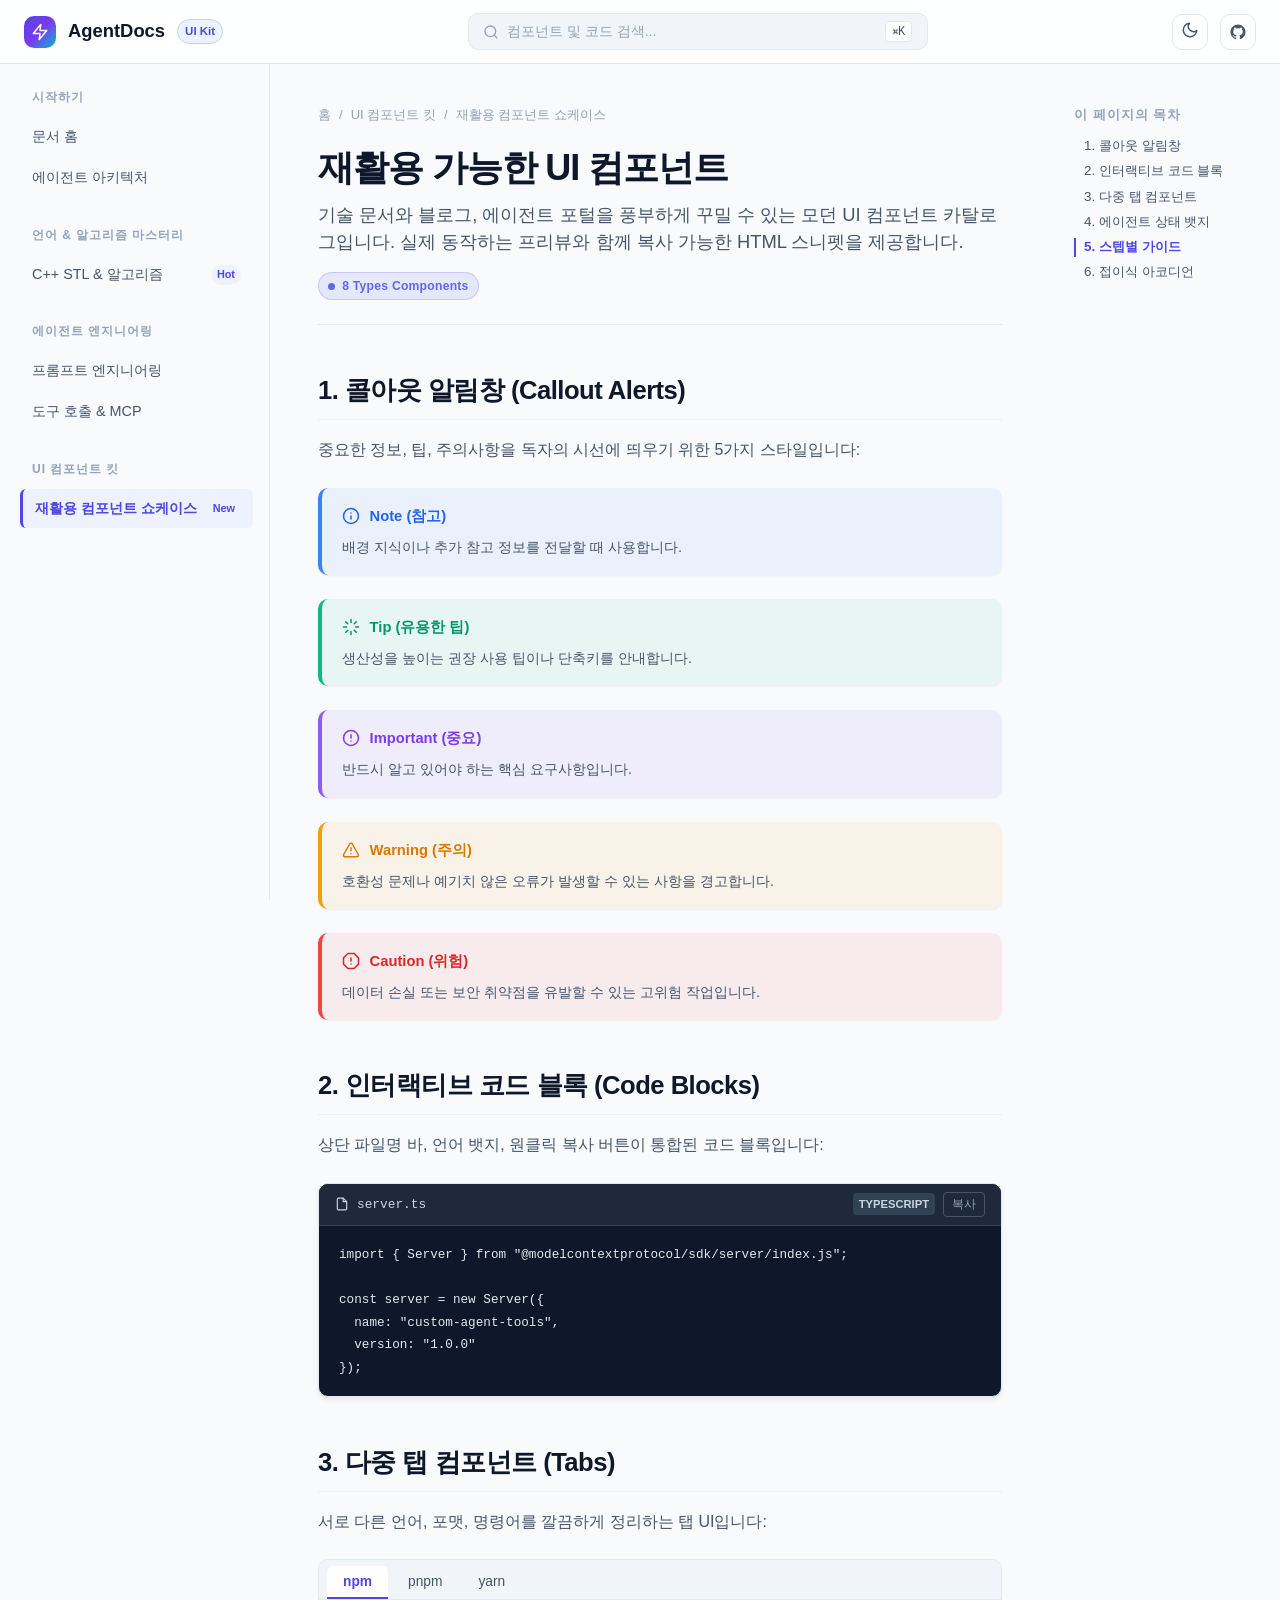
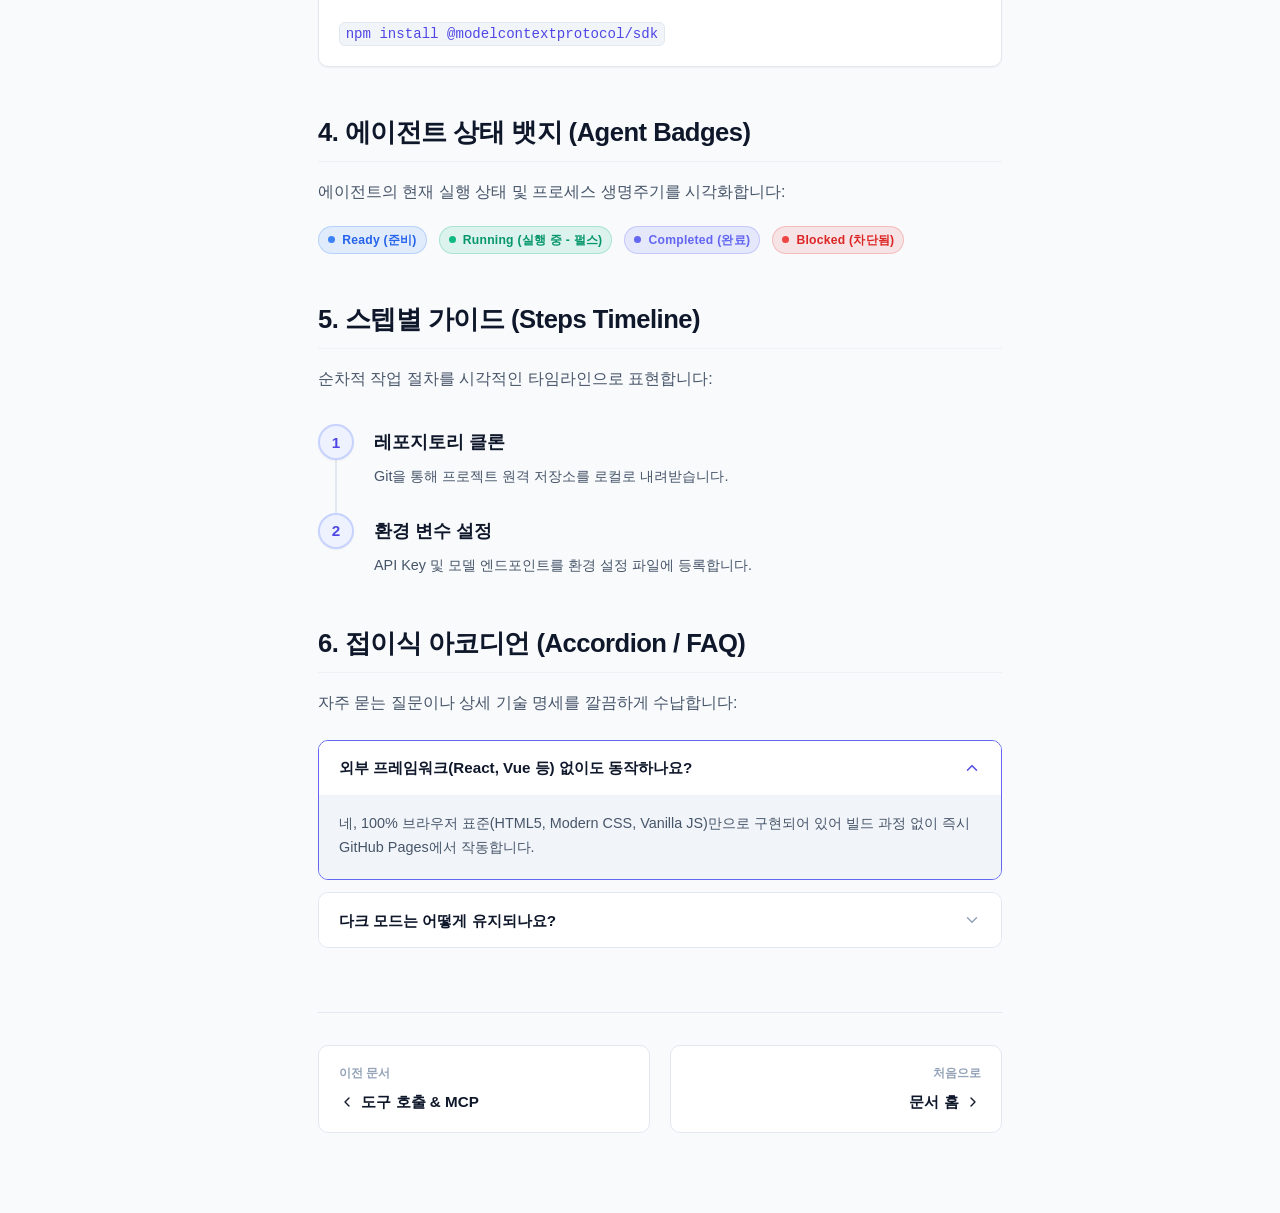
<file: docs/reusable-components.html>
<!DOCTYPE html>
<html lang="ko">
<head>
  <meta charset="UTF-8">
  <meta name="viewport" content="width=device-width, initial-scale=1.0">
  <title>재활용 컴포넌트 쇼케이스 - AgentDocs</title>
  <link rel="stylesheet" href="../css/style.css">
  <link rel="stylesheet" href="../css/components.css">
</head>
<body>

  <!-- Top Header Navigation -->
  <header class="header">
    <div class="header-left">
      <button class="nav-action-btn mobile-menu-btn" id="mobile-menu-btn" aria-label="메뉴 열기">
        <svg width="20" height="20" viewBox="0 0 24 24" fill="none" stroke="currentColor" stroke-width="2" stroke-linecap="round" stroke-linejoin="round">
          <line x1="3" y1="12" x2="21" y2="12"></line>
          <line x1="3" y1="6" x2="21" y2="6"></line>
          <line x1="3" y1="18" x2="21" y2="18"></line>
        </svg>
      </button>
      <a href="../index.html" class="brand-logo">
        <div class="brand-icon">
          <svg width="18" height="18" viewBox="0 0 24 24" fill="none" stroke="currentColor" stroke-width="2" stroke-linecap="round" stroke-linejoin="round">
            <polygon points="13 2 3 14 12 14 11 22 21 10 12 10 13 2"></polygon>
          </svg>
        </div>
        <span>AgentDocs</span>
        <span class="brand-badge">UI Kit</span>
      </a>
    </div>

    <div class="header-center">
      <button class="search-trigger" type="button" aria-label="문서 검색">
        <div class="search-trigger-content">
          <svg width="16" height="16" viewBox="0 0 24 24" fill="none" stroke="currentColor" stroke-width="2" stroke-linecap="round" stroke-linejoin="round">
            <circle cx="11" cy="11" r="8"></circle>
            <line x1="21" y1="21" x2="16.65" y2="16.65"></line>
          </svg>
          <span>컴포넌트 및 코드 검색...</span>
        </div>
        <kbd class="kbd-shortcut">⌘K</kbd>
      </button>
    </div>

    <div class="header-right">
      <button class="nav-action-btn" id="theme-toggle-btn" aria-label="테마 전환">
        <span id="theme-icon">
          <svg width="18" height="18" viewBox="0 0 24 24" fill="none" stroke="currentColor" stroke-width="2" stroke-linecap="round" stroke-linejoin="round">
            <path d="M21 12.79A9 9 0 1 1 11.21 3 7 7 0 0 0 21 12.79z"></path>
          </svg>
        </span>
      </button>
      <a href="https://github.com/sir-sngwn/sir-sngwn.github.io" target="_blank" rel="noopener noreferrer" class="nav-action-btn" aria-label="GitHub 저장소">
        <svg width="18" height="18" viewBox="0 0 24 24" fill="currentColor">
          <path fill-rule="evenodd" clip-rule="evenodd" d="M12 2C6.477 2 2 6.484 2 12.017c0 4.425 2.865 8.18 6.839 9.504.5.092.682-.217.682-.483 0-.237-.008-.868-.013-1.703-2.782.605-3.369-1.343-3.369-1.343-.454-1.158-1.11-1.466-1.11-1.466-.908-.62.069-.608.069-.608 1.003.07 1.53 1.032 1.53 1.032.892 1.53 2.341 1.088 2.91.832.092-.647.35-1.088.636-1.338-2.22-.253-4.555-1.113-4.555-4.951 0-1.093.39-1.988 1.029-2.688-.103-.253-.446-1.272.098-2.65 0 0 .84-.27 2.75 1.026A9.564 9.564 0 0112 6.844c.85.004 1.705.115 2.504.337 1.909-1.296 2.747-1.027 2.747-1.027.546 1.379.202 2.398.1 2.651.64.7 1.028 1.595 1.028 2.688 0 3.848-2.339 4.695-4.566 4.943.359.309.678.92.678 1.855 0 1.338-.012 2.419-.012 2.747 0 .268.18.58.688.482A10.019 10.019 0 0022 12.017C22 6.484 17.522 2 12 2z"></path>
        </svg>
      </a>
    </div>
  </header>

  <!-- Main Layout -->
  <div class="app-container">
    <div class="sidebar-overlay"></div>

    <!-- Left Sidebar -->
    <aside class="sidebar">
      <div class="sidebar-nav-group">
        <div class="sidebar-group-title">시작하기</div>
        <ul class="sidebar-nav-list">
          <li>
            <a href="../index.html" class="sidebar-nav-link">
              <span>문서 홈</span>
            </a>
          </li>
          <li>
            <a href="agent-architecture.html" class="sidebar-nav-link">
              <span>에이전트 아키텍처</span>
            </a>
          </li>
        </ul>
      </div>

      <div class="sidebar-nav-group">
        <div class="sidebar-group-title">언어 & 알고리즘 마스터리</div>
        <ul class="sidebar-nav-list">
          <li>
            <a href="cpp-mastery.html" class="sidebar-nav-link">
              <span>C++ STL & 알고리즘</span>
              <span class="nav-tag">Hot</span>
            </a>
          </li>
        </ul>
      </div>

      <div class="sidebar-nav-group">
        <div class="sidebar-group-title">에이전트 엔지니어링</div>
        <ul class="sidebar-nav-list">
          <li>
            <a href="prompt-engineering.html" class="sidebar-nav-link">
              <span>프롬프트 엔지니어링</span>
            </a>
          </li>
          <li>
            <a href="tool-calling-mcp.html" class="sidebar-nav-link">
              <span>도구 호출 & MCP</span>
            </a>
          </li>
        </ul>
      </div>

      <div class="sidebar-nav-group">
        <div class="sidebar-group-title">UI 컴포넌트 킷</div>
        <ul class="sidebar-nav-list">
          <li>
            <a href="reusable-components.html" class="sidebar-nav-link active">
              <span>재활용 컴포넌트 쇼케이스</span>
              <span class="nav-tag">New</span>
            </a>
          </li>
        </ul>
      </div>
    </aside>

    <!-- Main Content -->
    <main class="main-content">
      <article class="article-wrapper">
        
        <!-- Breadcrumbs -->
        <nav class="breadcrumbs">
          <a href="../index.html">홈</a>
          <span>/</span>
          <span>UI 컴포넌트 킷</span>
          <span>/</span>
          <span>재활용 컴포넌트 쇼케이스</span>
        </nav>

        <!-- Document Header -->
        <header class="doc-header">
          <h1 class="doc-title">재활용 가능한 UI 컴포넌트</h1>
          <p class="doc-subtitle">기술 문서와 블로그, 에이전트 포털을 풍부하게 꾸밀 수 있는 모던 UI 컴포넌트 카탈로그입니다. 실제 동작하는 프리뷰와 함께 복사 가능한 HTML 스니펫을 제공합니다.</p>
          <div class="doc-meta">
            <div class="doc-meta-item">
              <span class="badge-agent badge-completed">
                <span class="badge-dot"></span>
                <span>8 Types Components</span>
              </span>
            </div>
          </div>
        </header>

        <!-- Document Body -->
        <div class="content-body">
          
          <h2 id="callouts">1. 콜아웃 알림창 (Callout Alerts)</h2>
          <p>중요한 정보, 팁, 주의사항을 독자의 시선에 띄우기 위한 5가지 스타일입니다:</p>

          <div class="callout callout-note">
            <div class="callout-header">
              <svg class="callout-icon" viewBox="0 0 24 24" fill="none" stroke="currentColor" stroke-width="2" stroke-linecap="round" stroke-linejoin="round"><circle cx="12" cy="12" r="10"></circle><line x1="12" y1="16" x2="12" y2="12"></line><line x1="12" y1="8" x2="12.01" y2="8"></line></svg>
              <span>Note (참고)</span>
            </div>
            <div class="callout-content">배경 지식이나 추가 참고 정보를 전달할 때 사용합니다.</div>
          </div>

          <div class="callout callout-tip">
            <div class="callout-header">
              <svg class="callout-icon" viewBox="0 0 24 24" fill="none" stroke="currentColor" stroke-width="2" stroke-linecap="round" stroke-linejoin="round"><path d="M12 2v4M12 18v4M4.93 4.93l2.83 2.83M16.24 16.24l2.83 2.83M2 12h4M18 12h4M4.93 19.07l2.83-2.83M16.24 7.76l2.83-2.83"></path></svg>
              <span>Tip (유용한 팁)</span>
            </div>
            <div class="callout-content">생산성을 높이는 권장 사용 팁이나 단축키를 안내합니다.</div>
          </div>

          <div class="callout callout-important">
            <div class="callout-header">
              <svg class="callout-icon" viewBox="0 0 24 24" fill="none" stroke="currentColor" stroke-width="2" stroke-linecap="round" stroke-linejoin="round"><circle cx="12" cy="12" r="10"></circle><line x1="12" y1="8" x2="12" y2="12"></line><line x1="12" y1="16" x2="12.01" y2="16"></line></svg>
              <span>Important (중요)</span>
            </div>
            <div class="callout-content">반드시 알고 있어야 하는 핵심 요구사항입니다.</div>
          </div>

          <div class="callout callout-warning">
            <div class="callout-header">
              <svg class="callout-icon" viewBox="0 0 24 24" fill="none" stroke="currentColor" stroke-width="2" stroke-linecap="round" stroke-linejoin="round"><path d="m21.73 18-8-14a2 2 0 0 0-3.48 0l-8 14A2 2 0 0 0 4 21h16a2 2 0 0 0 1.73-3Z"></path><line x1="12" y1="9" x2="12" y2="13"></line><line x1="12" y1="17" x2="12.01" y2="17"></line></svg>
              <span>Warning (주의)</span>
            </div>
            <div class="callout-content">호환성 문제나 예기치 않은 오류가 발생할 수 있는 사항을 경고합니다.</div>
          </div>

          <div class="callout callout-caution">
            <div class="callout-header">
              <svg class="callout-icon" viewBox="0 0 24 24" fill="none" stroke="currentColor" stroke-width="2" stroke-linecap="round" stroke-linejoin="round"><polygon points="7.86 2 16.14 2 22 7.86 22 16.14 16.14 22 7.86 22 2 16.14 2 7.86 7.86 2"></polygon><line x1="12" y1="8" x2="12" y2="12"></line><line x1="12" y1="16" x2="12.01" y2="16"></line></svg>
              <span>Caution (위험)</span>
            </div>
            <div class="callout-content">데이터 손실 또는 보안 취약점을 유발할 수 있는 고위험 작업입니다.</div>
          </div>

          <h2 id="code-blocks">2. 인터랙티브 코드 블록 (Code Blocks)</h2>
          <p>상단 파일명 바, 언어 뱃지, 원클릭 복사 버튼이 통합된 코드 블록입니다:</p>

          <div class="code-block">
            <div class="code-header">
              <div class="code-title">
                <svg width="14" height="14" viewBox="0 0 24 24" fill="none" stroke="currentColor" stroke-width="2" stroke-linecap="round" stroke-linejoin="round"><path d="M14 2H6a2 2 0 0 0-2 2v16a2 2 0 0 0 2 2h12a2 2 0 0 0 2-2V8z"></path><polyline points="14 2 14 8 20 8"></polyline></svg>
                <span>server.ts</span>
              </div>
              <div class="code-actions">
                <span class="code-badge">TypeScript</span>
                <button class="btn-copy" type="button">복사</button>
              </div>
            </div>
            <pre class="code-pre"><code>import { Server } from "@modelcontextprotocol/sdk/server/index.js";

const server = new Server({
  name: "custom-agent-tools",
  version: "1.0.0"
});</code></pre>
          </div>

          <h2 id="tabs">3. 다중 탭 컴포넌트 (Tabs)</h2>
          <p>서로 다른 언어, 포맷, 명령어를 깔끔하게 정리하는 탭 UI입니다:</p>

          <div class="tabs-container">
            <div class="tabs-nav">
              <button class="tab-button active" data-target="#tab-npm">npm</button>
              <button class="tab-button" data-target="#tab-pnpm">pnpm</button>
              <button class="tab-button" data-target="#tab-yarn">yarn</button>
            </div>
            <div class="tab-panel active" id="tab-npm">
              <code>npm install @modelcontextprotocol/sdk</code>
            </div>
            <div class="tab-panel" id="tab-pnpm">
              <code>pnpm add @modelcontextprotocol/sdk</code>
            </div>
            <div class="tab-panel" id="tab-yarn">
              <code>yarn add @modelcontextprotocol/sdk</code>
            </div>
          </div>

          <h2 id="status-badges">4. 에이전트 상태 뱃지 (Agent Badges)</h2>
          <p>에이전트의 현재 실행 상태 및 프로세스 생명주기를 시각화합니다:</p>

          <div style="display: flex; gap: 0.75rem; flex-wrap: wrap; margin: 1rem 0;">
            <span class="badge-agent badge-ready">
              <span class="badge-dot"></span>
              <span>Ready (준비)</span>
            </span>
            <span class="badge-agent badge-running">
              <span class="badge-dot"></span>
              <span>Running (실행 중 - 펄스)</span>
            </span>
            <span class="badge-agent badge-completed">
              <span class="badge-dot"></span>
              <span>Completed (완료)</span>
            </span>
            <span class="badge-agent badge-blocked">
              <span class="badge-dot"></span>
              <span>Blocked (차단됨)</span>
            </span>
          </div>

          <h2 id="steps">5. 스텝별 가이드 (Steps Timeline)</h2>
          <p>순차적 작업 절차를 시각적인 타임라인으로 표현합니다:</p>

          <div class="steps-container">
            <div class="step-item">
              <div class="step-number">1</div>
              <div class="step-content">
                <div class="step-title">레포지토리 클론</div>
                <div class="step-description">Git을 통해 프로젝트 원격 저장소를 로컬로 내려받습니다.</div>
              </div>
            </div>
            <div class="step-item">
              <div class="step-number">2</div>
              <div class="step-content">
                <div class="step-title">환경 변수 설정</div>
                <div class="step-description">API Key 및 모델 엔드포인트를 환경 설정 파일에 등록합니다.</div>
              </div>
            </div>
          </div>

          <h2 id="accordion">6. 접이식 아코디언 (Accordion / FAQ)</h2>
          <p>자주 묻는 질문이나 상세 기술 명세를 깔끔하게 수납합니다:</p>

          <div class="accordion-group">
            <details class="accordion-item" open>
              <summary class="accordion-summary">
                <span>외부 프레임워크(React, Vue 등) 없이도 동작하나요?</span>
                <svg class="accordion-arrow" viewBox="0 0 24 24" fill="none" stroke="currentColor" stroke-width="2" stroke-linecap="round" stroke-linejoin="round"><polyline points="6 9 12 15 18 9"></polyline></svg>
              </summary>
              <div class="accordion-body">
                네, 100% 브라우저 표준(HTML5, Modern CSS, Vanilla JS)만으로 구현되어 있어 빌드 과정 없이 즉시 GitHub Pages에서 작동합니다.
              </div>
            </details>

            <details class="accordion-item">
              <summary class="accordion-summary">
                <span>다크 모드는 어떻게 유지되나요?</span>
                <svg class="accordion-arrow" viewBox="0 0 24 24" fill="none" stroke="currentColor" stroke-width="2" stroke-linecap="round" stroke-linejoin="round"><polyline points="6 9 12 15 18 9"></polyline></svg>
              </summary>
              <div class="accordion-body">
                사용자의 OS 설정(prefers-color-scheme)을 기본 감지하며, 헤더 우측의 테마 버튼으로 변경한 값은 <code>localStorage</code>에 영구 저장됩니다.
              </div>
            </details>
          </div>

        </div>

        <!-- Page Navigation Footer -->
        <footer class="page-nav-footer">
          <a href="tool-calling-mcp.html" class="page-nav-card">
            <span class="page-nav-label">이전 문서</span>
            <span class="page-nav-title">
              <svg width="16" height="16" viewBox="0 0 24 24" fill="none" stroke="currentColor" stroke-width="2" stroke-linecap="round" stroke-linejoin="round">
                <polyline points="15 18 9 12 15 6"></polyline>
              </svg>
              <span>도구 호출 & MCP</span>
            </span>
          </a>
          <a href="../index.html" class="page-nav-card next">
            <span class="page-nav-label">처음으로</span>
            <span class="page-nav-title">
              <span>문서 홈</span>
              <svg width="16" height="16" viewBox="0 0 24 24" fill="none" stroke="currentColor" stroke-width="2" stroke-linecap="round" stroke-linejoin="round">
                <polyline points="9 18 15 12 9 6"></polyline>
              </svg>
            </span>
          </a>
        </footer>

      </article>
    </main>

    <!-- Table of Contents (Right) -->
    <aside class="toc-sidebar">
      <div class="toc-title">이 페이지의 목차</div>
      <ul class="toc-list">
        <li><a href="#callouts" class="toc-link">1. 콜아웃 알림창</a></li>
        <li><a href="#code-blocks" class="toc-link">2. 인터랙티브 코드 블록</a></li>
        <li><a href="#tabs" class="toc-link">3. 다중 탭 컴포넌트</a></li>
        <li><a href="#status-badges" class="toc-link">4. 에이전트 상태 뱃지</a></li>
        <li><a href="#steps" class="toc-link">5. 스텝별 가이드</a></li>
        <li><a href="#accordion" class="toc-link">6. 접이식 아코디언</a></li>
      </ul>
    </aside>

  </div>

  <!-- Search Modal -->
  <div class="search-modal-backdrop" id="search-modal-backdrop">
    <div class="search-modal">
      <div class="search-input-wrapper">
        <svg width="18" height="18" viewBox="0 0 24 24" fill="none" stroke="currentColor" stroke-width="2" stroke-linecap="round" stroke-linejoin="round">
          <circle cx="11" cy="11" r="8"></circle>
          <line x1="21" y1="21" x2="16.65" y2="16.65"></line>
        </svg>
        <input type="text" class="search-modal-input" id="search-modal-input" placeholder="문서 검색..." autocomplete="off">
        <kbd class="kbd-shortcut">ESC</kbd>
      </div>
      <ul class="search-results-list" id="search-results-list"></ul>
      <div class="search-modal-footer">
        <span><kbd class="kbd-shortcut">↵</kbd> 선택</span>
        <span><kbd class="kbd-shortcut">ESC</kbd> 닫기</span>
      </div>
    </div>
  </div>

  <!-- Scripts -->
  <script src="../js/components.js"></script>
  <script src="../js/app.js"></script>
</body>
</html>
</file>
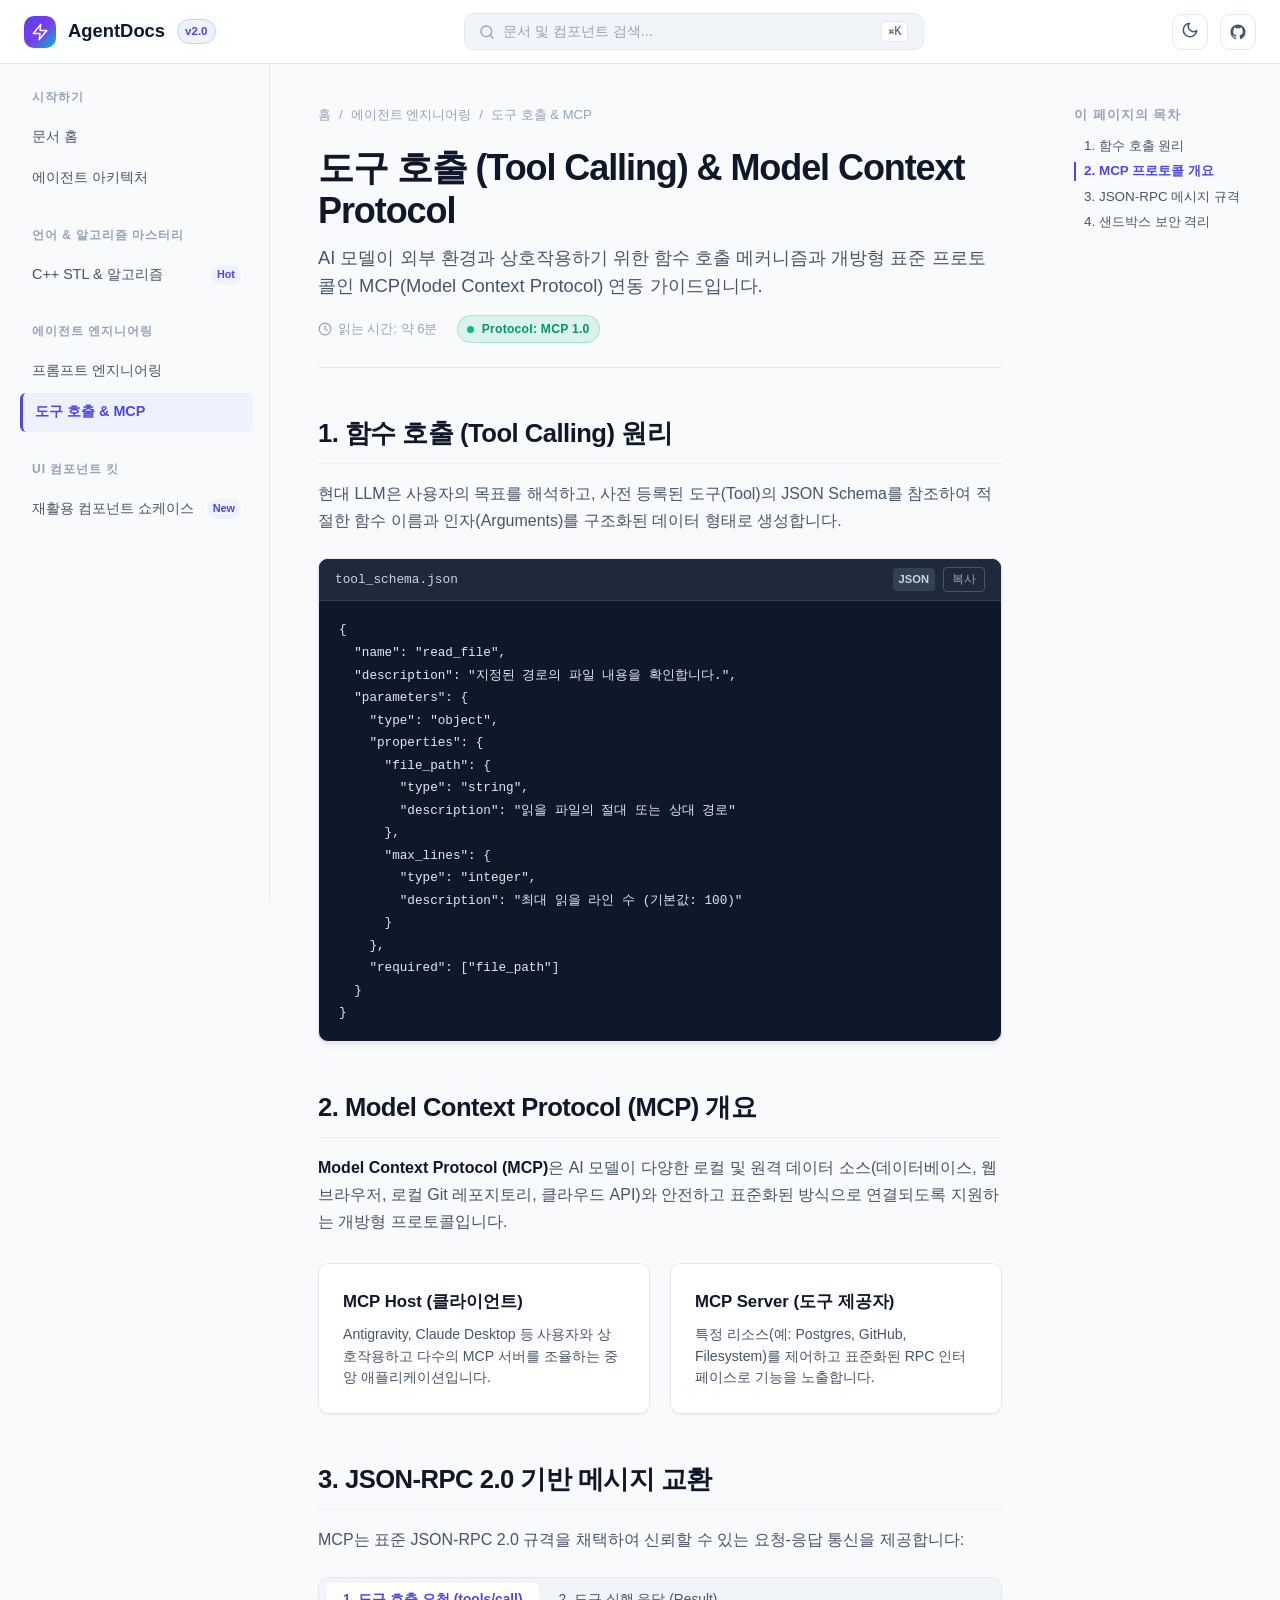
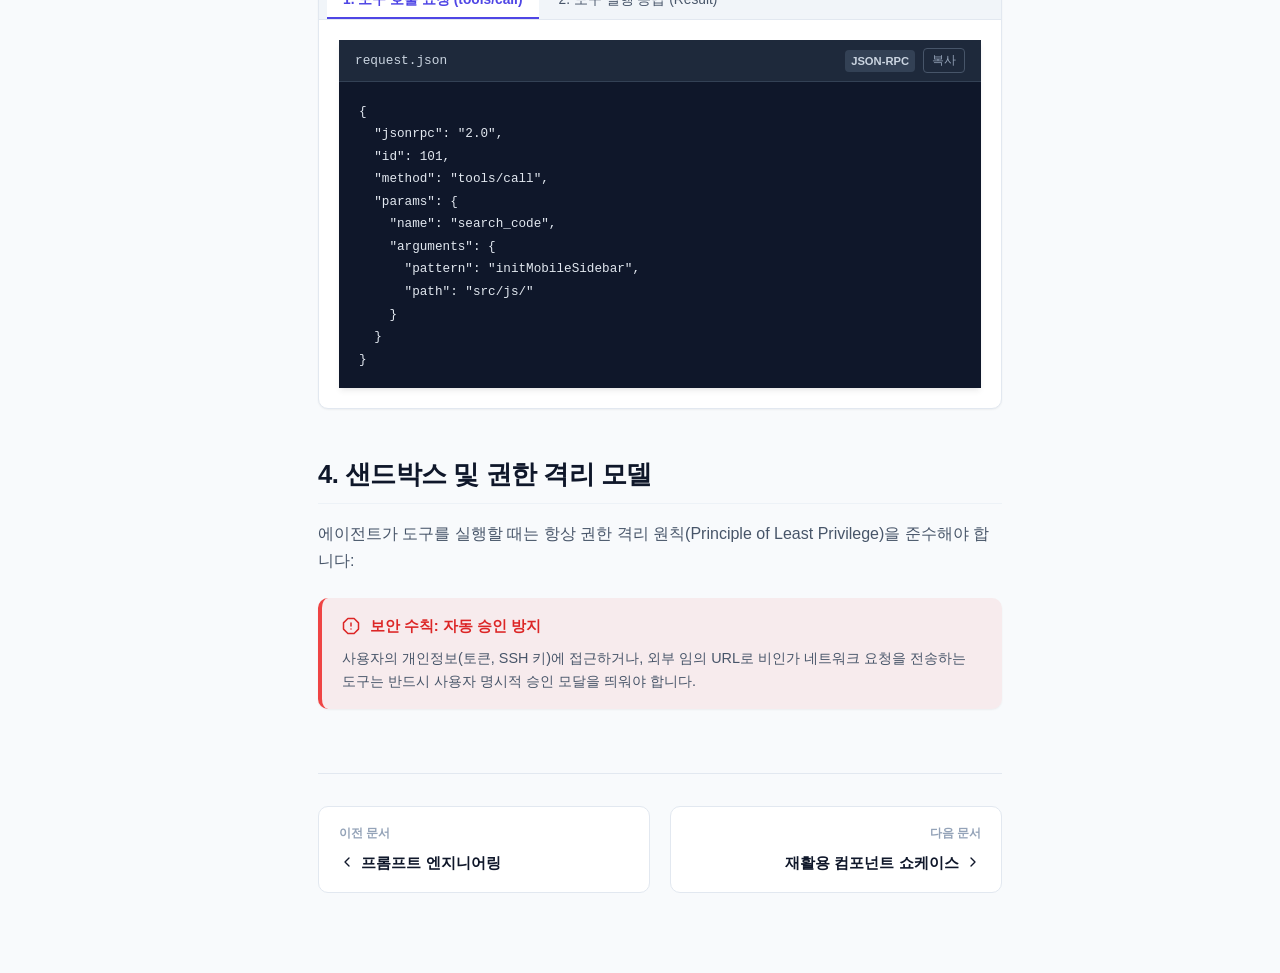
<file: docs/tool-calling-mcp.html>
<!DOCTYPE html>
<html lang="ko">
<head>
  <meta charset="UTF-8">
  <meta name="viewport" content="width=device-width, initial-scale=1.0">
  <title>도구 호출 & MCP - AgentDocs</title>
  <link rel="stylesheet" href="../css/style.css">
  <link rel="stylesheet" href="../css/components.css">
</head>
<body>

  <!-- Top Header Navigation -->
  <header class="header">
    <div class="header-left">
      <button class="nav-action-btn mobile-menu-btn" id="mobile-menu-btn" aria-label="메뉴 열기">
        <svg width="20" height="20" viewBox="0 0 24 24" fill="none" stroke="currentColor" stroke-width="2" stroke-linecap="round" stroke-linejoin="round">
          <line x1="3" y1="12" x2="21" y2="12"></line>
          <line x1="3" y1="6" x2="21" y2="6"></line>
          <line x1="3" y1="18" x2="21" y2="18"></line>
        </svg>
      </button>
      <a href="../index.html" class="brand-logo">
        <div class="brand-icon">
          <svg width="18" height="18" viewBox="0 0 24 24" fill="none" stroke="currentColor" stroke-width="2" stroke-linecap="round" stroke-linejoin="round">
            <polygon points="13 2 3 14 12 14 11 22 21 10 12 10 13 2"></polygon>
          </svg>
        </div>
        <span>AgentDocs</span>
        <span class="brand-badge">v2.0</span>
      </a>
    </div>

    <div class="header-center">
      <button class="search-trigger" type="button" aria-label="문서 검색">
        <div class="search-trigger-content">
          <svg width="16" height="16" viewBox="0 0 24 24" fill="none" stroke="currentColor" stroke-width="2" stroke-linecap="round" stroke-linejoin="round">
            <circle cx="11" cy="11" r="8"></circle>
            <line x1="21" y1="21" x2="16.65" y2="16.65"></line>
          </svg>
          <span>문서 및 컴포넌트 검색...</span>
        </div>
        <kbd class="kbd-shortcut">⌘K</kbd>
      </button>
    </div>

    <div class="header-right">
      <button class="nav-action-btn" id="theme-toggle-btn" aria-label="테마 전환">
        <span id="theme-icon">
          <svg width="18" height="18" viewBox="0 0 24 24" fill="none" stroke="currentColor" stroke-width="2" stroke-linecap="round" stroke-linejoin="round">
            <path d="M21 12.79A9 9 0 1 1 11.21 3 7 7 0 0 0 21 12.79z"></path>
          </svg>
        </span>
      </button>
      <a href="https://github.com/sir-sngwn/sir-sngwn.github.io" target="_blank" rel="noopener noreferrer" class="nav-action-btn" aria-label="GitHub 저장소">
        <svg width="18" height="18" viewBox="0 0 24 24" fill="currentColor">
          <path fill-rule="evenodd" clip-rule="evenodd" d="M12 2C6.477 2 2 6.484 2 12.017c0 4.425 2.865 8.18 6.839 9.504.5.092.682-.217.682-.483 0-.237-.008-.868-.013-1.703-2.782.605-3.369-1.343-3.369-1.343-.454-1.158-1.11-1.466-1.11-1.466-.908-.62.069-.608.069-.608 1.003.07 1.53 1.032 1.53 1.032.892 1.53 2.341 1.088 2.91.832.092-.647.35-1.088.636-1.338-2.22-.253-4.555-1.113-4.555-4.951 0-1.093.39-1.988 1.029-2.688-.103-.253-.446-1.272.098-2.65 0 0 .84-.27 2.75 1.026A9.564 9.564 0 0112 6.844c.85.004 1.705.115 2.504.337 1.909-1.296 2.747-1.027 2.747-1.027.546 1.379.202 2.398.1 2.651.64.7 1.028 1.595 1.028 2.688 0 3.848-2.339 4.695-4.566 4.943.359.309.678.92.678 1.855 0 1.338-.012 2.419-.012 2.747 0 .268.18.58.688.482A10.019 10.019 0 0022 12.017C22 6.484 17.522 2 12 2z"></path>
        </svg>
      </a>
    </div>
  </header>

  <!-- Main Layout -->
  <div class="app-container">
    <div class="sidebar-overlay"></div>

    <!-- Left Sidebar -->
    <aside class="sidebar">
      <div class="sidebar-nav-group">
        <div class="sidebar-group-title">시작하기</div>
        <ul class="sidebar-nav-list">
          <li>
            <a href="../index.html" class="sidebar-nav-link">
              <span>문서 홈</span>
            </a>
          </li>
          <li>
            <a href="agent-architecture.html" class="sidebar-nav-link">
              <span>에이전트 아키텍처</span>
            </a>
          </li>
        </ul>
      </div>

      <div class="sidebar-nav-group">
        <div class="sidebar-group-title">언어 & 알고리즘 마스터리</div>
        <ul class="sidebar-nav-list">
          <li>
            <a href="cpp-mastery.html" class="sidebar-nav-link">
              <span>C++ STL & 알고리즘</span>
              <span class="nav-tag">Hot</span>
            </a>
          </li>
        </ul>
      </div>

      <div class="sidebar-nav-group">
        <div class="sidebar-group-title">에이전트 엔지니어링</div>
        <ul class="sidebar-nav-list">
          <li>
            <a href="prompt-engineering.html" class="sidebar-nav-link">
              <span>프롬프트 엔지니어링</span>
            </a>
          </li>
          <li>
            <a href="tool-calling-mcp.html" class="sidebar-nav-link active">
              <span>도구 호출 & MCP</span>
            </a>
          </li>
        </ul>
      </div>

      <div class="sidebar-nav-group">
        <div class="sidebar-group-title">UI 컴포넌트 킷</div>
        <ul class="sidebar-nav-list">
          <li>
            <a href="reusable-components.html" class="sidebar-nav-link">
              <span>재활용 컴포넌트 쇼케이스</span>
              <span class="nav-tag">New</span>
            </a>
          </li>
        </ul>
      </div>
    </aside>

    <!-- Main Content -->
    <main class="main-content">
      <article class="article-wrapper">
        
        <!-- Breadcrumbs -->
        <nav class="breadcrumbs">
          <a href="../index.html">홈</a>
          <span>/</span>
          <span>에이전트 엔지니어링</span>
          <span>/</span>
          <span>도구 호출 & MCP</span>
        </nav>

        <!-- Document Header -->
        <header class="doc-header">
          <h1 class="doc-title">도구 호출 (Tool Calling) & Model Context Protocol</h1>
          <p class="doc-subtitle">AI 모델이 외부 환경과 상호작용하기 위한 함수 호출 메커니즘과 개방형 표준 프로토콜인 MCP(Model Context Protocol) 연동 가이드입니다.</p>
          <div class="doc-meta">
            <div class="doc-meta-item">
              <svg width="14" height="14" viewBox="0 0 24 24" fill="none" stroke="currentColor" stroke-width="2" stroke-linecap="round" stroke-linejoin="round">
                <circle cx="12" cy="12" r="10"></circle>
                <polyline points="12 6 12 12 16 14"></polyline>
              </svg>
              <span>읽는 시간: 약 6분</span>
            </div>
            <div class="doc-meta-item">
              <span class="badge-agent badge-running">
                <span class="badge-dot"></span>
                <span>Protocol: MCP 1.0</span>
              </span>
            </div>
          </div>
        </header>

        <!-- Document Body -->
        <div class="content-body">
          
          <h2 id="function-calling">1. 함수 호출 (Tool Calling) 원리</h2>
          <p>
            현대 LLM은 사용자의 목표를 해석하고, 사전 등록된 도구(Tool)의 JSON Schema를 참조하여 적절한 함수 이름과 인자(Arguments)를 구조화된 데이터 형태로 생성합니다.
          </p>

          <div class="code-block">
            <div class="code-header">
              <span class="code-title">tool_schema.json</span>
              <div class="code-actions">
                <span class="code-badge">JSON</span>
                <button class="btn-copy" type="button">복사</button>
              </div>
            </div>
            <pre class="code-pre"><code>{
  "name": "read_file",
  "description": "지정된 경로의 파일 내용을 확인합니다.",
  "parameters": {
    "type": "object",
    "properties": {
      "file_path": {
        "type": "string",
        "description": "읽을 파일의 절대 또는 상대 경로"
      },
      "max_lines": {
        "type": "integer",
        "description": "최대 읽을 라인 수 (기본값: 100)"
      }
    },
    "required": ["file_path"]
  }
}</code></pre>
          </div>

          <h2 id="what-is-mcp">2. Model Context Protocol (MCP) 개요</h2>
          <p>
            <strong>Model Context Protocol (MCP)</strong>은 AI 모델이 다양한 로컬 및 원격 데이터 소스(데이터베이스, 웹 브라우저, 로컬 Git 레포지토리, 클라우드 API)와 안전하고 표준화된 방식으로 연결되도록 지원하는 개방형 프로토콜입니다.
          </p>

          <div class="card-grid">
            <div class="card-item">
              <div class="card-title">
                <span>MCP Host (클라이언트)</span>
              </div>
              <div class="card-desc">
                Antigravity, Claude Desktop 등 사용자와 상호작용하고 다수의 MCP 서버를 조율하는 중앙 애플리케이션입니다.
              </div>
            </div>

            <div class="card-item">
              <div class="card-title">
                <span>MCP Server (도구 제공자)</span>
              </div>
              <div class="card-desc">
                특정 리소스(예: Postgres, GitHub, Filesystem)를 제어하고 표준화된 RPC 인터페이스로 기능을 노출합니다.
              </div>
            </div>
          </div>

          <h2 id="mcp-rpc">3. JSON-RPC 2.0 기반 메시지 교환</h2>
          <p>MCP는 표준 JSON-RPC 2.0 규격을 채택하여 신뢰할 수 있는 요청-응답 통신을 제공합니다:</p>

          <div class="tabs-container">
            <div class="tabs-nav">
              <button class="tab-button active" data-target="#rpc-request">1. 도구 호출 요청 (tools/call)</button>
              <button class="tab-button" data-target="#rpc-response">2. 도구 실행 응답 (Result)</button>
            </div>

            <div class="tab-panel active" id="rpc-request">
              <div class="code-block">
                <div class="code-header">
                  <span class="code-title">request.json</span>
                  <div class="code-actions">
                    <span class="code-badge">JSON-RPC</span>
                    <button class="btn-copy" type="button">복사</button>
                  </div>
                </div>
                <pre class="code-pre"><code>{
  "jsonrpc": "2.0",
  "id": 101,
  "method": "tools/call",
  "params": {
    "name": "search_code",
    "arguments": {
      "pattern": "initMobileSidebar",
      "path": "src/js/"
    }
  }
}</code></pre>
              </div>
            </div>

            <div class="tab-panel" id="rpc-response">
              <div class="code-block">
                <div class="code-header">
                  <span class="code-title">response.json</span>
                  <div class="code-actions">
                    <span class="code-badge">JSON-RPC</span>
                    <button class="btn-copy" type="button">복사</button>
                  </div>
                </div>
                <pre class="code-pre"><code>{
  "jsonrpc": "2.0",
  "id": 101,
  "result": {
    "content": [
      {
        "type": "text",
        "text": "Found 1 match in src/js/app.js: Line 88: function initMobileSidebar()"
      }
    ],
    "isError": false
  }
}</code></pre>
              </div>
            </div>
          </div>

          <h2 id="sandbox-security">4. 샌드박스 및 권한 격리 모델</h2>
          <p>
            에이전트가 도구를 실행할 때는 항상 권한 격리 원칙(Principle of Least Privilege)을 준수해야 합니다:
          </p>

          <div class="callout callout-caution">
            <div class="callout-header">
              <svg class="callout-icon" viewBox="0 0 24 24" fill="none" stroke="currentColor" stroke-width="2" stroke-linecap="round" stroke-linejoin="round">
                <polygon points="7.86 2 16.14 2 22 7.86 22 16.14 16.14 22 7.86 22 2 16.14 2 7.86 7.86 2"></polygon>
                <line x1="12" y1="8" x2="12" y2="12"></line>
                <line x1="12" y1="16" x2="12.01" y2="16"></line>
              </svg>
              <span>보안 수칙: 자동 승인 방지</span>
            </div>
            <div class="callout-content">
              사용자의 개인정보(토큰, SSH 키)에 접근하거나, 외부 임의 URL로 비인가 네트워크 요청을 전송하는 도구는 반드시 사용자 명시적 승인 모달을 띄워야 합니다.
            </div>
          </div>

        </div>

        <!-- Page Navigation Footer -->
        <footer class="page-nav-footer">
          <a href="prompt-engineering.html" class="page-nav-card">
            <span class="page-nav-label">이전 문서</span>
            <span class="page-nav-title">
              <svg width="16" height="16" viewBox="0 0 24 24" fill="none" stroke="currentColor" stroke-width="2" stroke-linecap="round" stroke-linejoin="round">
                <polyline points="15 18 9 12 15 6"></polyline>
              </svg>
              <span>프롬프트 엔지니어링</span>
            </span>
          </a>
          <a href="reusable-components.html" class="page-nav-card next">
            <span class="page-nav-label">다음 문서</span>
            <span class="page-nav-title">
              <span>재활용 컴포넌트 쇼케이스</span>
              <svg width="16" height="16" viewBox="0 0 24 24" fill="none" stroke="currentColor" stroke-width="2" stroke-linecap="round" stroke-linejoin="round">
                <polyline points="9 18 15 12 9 6"></polyline>
              </svg>
            </span>
          </a>
        </footer>

      </article>
    </main>

    <!-- Table of Contents (Right) -->
    <aside class="toc-sidebar">
      <div class="toc-title">이 페이지의 목차</div>
      <ul class="toc-list">
        <li><a href="#function-calling" class="toc-link">1. 함수 호출 원리</a></li>
        <li><a href="#what-is-mcp" class="toc-link">2. MCP 프로토콜 개요</a></li>
        <li><a href="#mcp-rpc" class="toc-link">3. JSON-RPC 메시지 규격</a></li>
        <li><a href="#sandbox-security" class="toc-link">4. 샌드박스 보안 격리</a></li>
      </ul>
    </aside>

  </div>

  <!-- Search Modal -->
  <div class="search-modal-backdrop" id="search-modal-backdrop">
    <div class="search-modal">
      <div class="search-input-wrapper">
        <svg width="18" height="18" viewBox="0 0 24 24" fill="none" stroke="currentColor" stroke-width="2" stroke-linecap="round" stroke-linejoin="round">
          <circle cx="11" cy="11" r="8"></circle>
          <line x1="21" y1="21" x2="16.65" y2="16.65"></line>
        </svg>
        <input type="text" class="search-modal-input" id="search-modal-input" placeholder="문서 검색..." autocomplete="off">
        <kbd class="kbd-shortcut">ESC</kbd>
      </div>
      <ul class="search-results-list" id="search-results-list"></ul>
      <div class="search-modal-footer">
        <span><kbd class="kbd-shortcut">↵</kbd> 선택</span>
        <span><kbd class="kbd-shortcut">ESC</kbd> 닫기</span>
      </div>
    </div>
  </div>

  <!-- Scripts -->
  <script src="../js/components.js"></script>
  <script src="../js/app.js"></script>
</body>
</html>
</file>
<file: css/style.css>
/* ==========================================================================
   Design Tokens & Theme Variables
   ========================================================================== */
:root {
  /* Light Theme (Default) */
  --bg-app: #f8fafc;
  --bg-surface: #ffffff;
  --bg-elevated: #ffffff;
  --bg-subtle: #f1f5f9;
  --bg-glass: rgba(255, 255, 255, 0.85);
  
  --border-default: #e2e8f0;
  --border-subtle: #edf2f7;
  --border-focus: #6366f1;

  --text-primary: #0f172a;
  --text-secondary: #475569;
  --text-muted: #94a3b8;
  --text-inverse: #ffffff;

  --primary: #4f46e5;
  --primary-hover: #4338ca;
  --primary-subtle: #eef2ff;
  --primary-border: #c7d2fe;
  
  --accent-gradient: linear-gradient(135deg, #4f46e5 0%, #7c3aed 50%, #06b6d4 100%);
  
  --shadow-sm: 0 1px 2px 0 rgba(0, 0, 0, 0.05);
  --shadow-md: 0 4px 6px -1px rgba(0, 0, 0, 0.07), 0 2px 4px -2px rgba(0, 0, 0, 0.05);
  --shadow-lg: 0 10px 15px -3px rgba(0, 0, 0, 0.08), 0 4px 6px -4px rgba(0, 0, 0, 0.04);
  --shadow-glow: 0 0 20px rgba(79, 70, 229, 0.15);

  --font-sans: -apple-system, BlinkMacSystemFont, "Pretendard", "Segoe UI", Roboto, Helvetica, Arial, sans-serif;
  --font-mono: ui-monospace, SFMono-Regular, "SF Mono", Menlo, Monaco, Consolas, monospace;

  --header-height: 64px;
  --sidebar-width: 270px;
  --toc-width: 230px;
  --content-max-width: 860px;
  --radius-sm: 6px;
  --radius-md: 10px;
  --radius-lg: 16px;
  --radius-full: 9999px;
  
  --transition-fast: 0.15s ease;
  --transition-normal: 0.25s cubic-bezier(0.16, 1, 0.3, 1);
}

[data-theme="dark"] {
  --bg-app: #0b0f19;
  --bg-surface: #111827;
  --bg-elevated: #1f2937;
  --bg-subtle: #1e293b;
  --bg-glass: rgba(11, 15, 25, 0.85);

  --border-default: #26334d;
  --border-subtle: #1e293b;
  --border-focus: #818cf8;

  --text-primary: #f8fafc;
  --text-secondary: #94a3b8;
  --text-muted: #64748b;
  --text-inverse: #0f172a;

  --primary: #6366f1;
  --primary-hover: #818cf8;
  --primary-subtle: rgba(99, 102, 241, 0.15);
  --primary-border: rgba(99, 102, 241, 0.3);

  --shadow-sm: 0 1px 2px 0 rgba(0, 0, 0, 0.3);
  --shadow-md: 0 4px 6px -1px rgba(0, 0, 0, 0.4);
  --shadow-lg: 0 10px 15px -3px rgba(0, 0, 0, 0.5);
  --shadow-glow: 0 0 25px rgba(99, 102, 241, 0.25);
}

/* ==========================================================================
   CSS Reset & Base
   ========================================================================== */
*, *::before, *::after {
  box-sizing: border-box;
  margin: 0;
  padding: 0;
}

html {
  font-family: var(--font-sans);
  color: var(--text-primary);
  background-color: var(--bg-app);
  line-height: 1.65;
  scroll-behavior: smooth;
  -webkit-text-size-adjust: 100%;
}

body {
  min-height: 100vh;
  display: flex;
  flex-direction: column;
  background-color: var(--bg-app);
  color: var(--text-primary);
  transition: background-color var(--transition-normal), color var(--transition-normal);
}

a {
  color: var(--primary);
  text-decoration: none;
  transition: color var(--transition-fast);
}

a:hover {
  color: var(--primary-hover);
}

code {
  font-family: var(--font-mono);
  font-size: 0.88em;
  padding: 0.2em 0.4em;
  background: var(--bg-subtle);
  border-radius: var(--radius-sm);
  color: var(--primary);
  border: 1px solid var(--border-default);
}

pre code {
  background: none;
  border: none;
  padding: 0;
  color: inherit;
  font-size: 0.9em;
}

/* ==========================================================================
   Header / Navbar
   ========================================================================== */
.header {
  position: sticky;
  top: 0;
  z-index: 50;
  height: var(--header-height);
  background: var(--bg-glass);
  backdrop-filter: blur(14px);
  -webkit-backdrop-filter: blur(14px);
  border-bottom: 1px solid var(--border-default);
  display: flex;
  align-items: center;
  justify-content: space-between;
  padding: 0 1.5rem;
  transition: border-color var(--transition-normal), background-color var(--transition-normal);
}

.header-left {
  display: flex;
  align-items: center;
  gap: 1rem;
}

.brand-logo {
  display: flex;
  align-items: center;
  gap: 0.75rem;
  font-weight: 700;
  font-size: 1.15rem;
  color: var(--text-primary);
  text-decoration: none;
}

.brand-icon {
  width: 32px;
  height: 32px;
  border-radius: var(--radius-md);
  background: var(--accent-gradient);
  display: flex;
  align-items: center;
  justify-content: center;
  color: #fff;
  box-shadow: var(--shadow-sm);
}

.brand-badge {
  font-size: 0.72rem;
  font-weight: 600;
  padding: 2px 7px;
  border-radius: var(--radius-full);
  background: var(--primary-subtle);
  color: var(--primary);
  border: 1px solid var(--primary-border);
}

.header-center {
  flex: 1;
  max-width: 460px;
  margin: 0 2rem;
}

.search-trigger {
  width: 100%;
  display: flex;
  align-items: center;
  justify-content: space-between;
  padding: 0.45rem 0.9rem;
  background: var(--bg-subtle);
  border: 1px solid var(--border-default);
  border-radius: var(--radius-md);
  color: var(--text-muted);
  font-size: 0.88rem;
  cursor: pointer;
  transition: all var(--transition-fast);
}

.search-trigger:hover {
  border-color: var(--border-focus);
  background: var(--bg-surface);
  color: var(--text-secondary);
}

.search-trigger-content {
  display: flex;
  align-items: center;
  gap: 0.5rem;
}

.kbd-shortcut {
  font-family: var(--font-mono);
  font-size: 0.75rem;
  padding: 2px 6px;
  background: var(--bg-surface);
  border: 1px solid var(--border-default);
  border-radius: 4px;
  color: var(--text-secondary);
}

.header-right {
  display: flex;
  align-items: center;
  gap: 0.75rem;
}

.nav-action-btn {
  display: inline-flex;
  align-items: center;
  justify-content: center;
  width: 36px;
  height: 36px;
  border-radius: var(--radius-md);
  background: transparent;
  border: 1px solid var(--border-default);
  color: var(--text-secondary);
  cursor: pointer;
  transition: all var(--transition-fast);
}

.nav-action-btn:hover {
  background: var(--bg-subtle);
  color: var(--text-primary);
  border-color: var(--text-muted);
}

.mobile-menu-btn {
  display: none;
}

/* ==========================================================================
   Layout Containers
   ========================================================================== */
.app-container {
  display: flex;
  flex: 1;
  width: 100%;
  max-width: 1600px;
  margin: 0 auto;
}

/* ==========================================================================
   Sidebar Navigation
   ========================================================================== */
.sidebar {
  width: var(--sidebar-width);
  min-width: var(--sidebar-width);
  height: calc(100vh - var(--header-height));
  position: sticky;
  top: var(--header-height);
  overflow-y: auto;
  padding: 1.5rem 1rem 3rem 1.25rem;
  border-right: 1px solid var(--border-default);
  background: var(--bg-app);
  scrollbar-width: thin;
  scrollbar-color: var(--border-default) transparent;
}

.sidebar-nav-group {
  margin-bottom: 1.75rem;
}

.sidebar-group-title {
  font-size: 0.75rem;
  font-weight: 700;
  text-transform: uppercase;
  letter-spacing: 0.08em;
  color: var(--text-muted);
  margin-bottom: 0.6rem;
  padding-left: 0.75rem;
}

.sidebar-nav-list {
  list-style: none;
  display: flex;
  flex-direction: column;
  gap: 2px;
}

.sidebar-nav-link {
  display: flex;
  align-items: center;
  justify-content: space-between;
  padding: 0.48rem 0.75rem;
  border-radius: var(--radius-sm);
  font-size: 0.9rem;
  color: var(--text-secondary);
  transition: all var(--transition-fast);
}

.sidebar-nav-link:hover {
  background: var(--bg-subtle);
  color: var(--text-primary);
}

.sidebar-nav-link.active {
  background: var(--primary-subtle);
  color: var(--primary);
  font-weight: 600;
  border-left: 3px solid var(--primary);
}

.nav-tag {
  font-size: 0.68rem;
  font-weight: 600;
  padding: 1px 6px;
  border-radius: var(--radius-full);
  background: var(--primary-subtle);
  color: var(--primary);
}

.sidebar-overlay {
  display: none;
}

/* ==========================================================================
   Main Content Area
   ========================================================================== */
.main-content {
  flex: 1;
  min-width: 0;
  padding: 2.5rem 3rem 5rem;
  display: flex;
  justify-content: center;
}

.article-wrapper {
  width: 100%;
  max-width: var(--content-max-width);
}

.breadcrumbs {
  display: flex;
  align-items: center;
  gap: 0.5rem;
  font-size: 0.82rem;
  color: var(--text-muted);
  margin-bottom: 1.25rem;
}

.breadcrumbs a {
  color: var(--text-muted);
}

.breadcrumbs a:hover {
  color: var(--text-primary);
}

.doc-header {
  margin-bottom: 2.5rem;
  padding-bottom: 1.5rem;
  border-bottom: 1px solid var(--border-default);
}

.doc-title {
  font-size: 2.25rem;
  font-weight: 800;
  letter-spacing: -0.03em;
  line-height: 1.2;
  margin-bottom: 0.75rem;
  color: var(--text-primary);
}

.doc-subtitle {
  font-size: 1.15rem;
  color: var(--text-secondary);
  line-height: 1.5;
}

.doc-meta {
  display: flex;
  align-items: center;
  gap: 1.25rem;
  margin-top: 1rem;
  font-size: 0.82rem;
  color: var(--text-muted);
}

.doc-meta-item {
  display: flex;
  align-items: center;
  gap: 0.35rem;
}

/* Typography Inside Content */
.content-body h2 {
  font-size: 1.6rem;
  font-weight: 700;
  letter-spacing: -0.02em;
  margin-top: 2.75rem;
  margin-bottom: 1rem;
  padding-bottom: 0.5rem;
  border-bottom: 1px solid var(--border-subtle);
  color: var(--text-primary);
  scroll-margin-top: 80px;
}

.content-body h3 {
  font-size: 1.25rem;
  font-weight: 600;
  margin-top: 2rem;
  margin-bottom: 0.75rem;
  color: var(--text-primary);
  scroll-margin-top: 80px;
}

.content-body p {
  margin-bottom: 1.25rem;
  color: var(--text-secondary);
  line-height: 1.7;
}

.content-body ul, .content-body ol {
  margin-bottom: 1.25rem;
  padding-left: 1.5rem;
  color: var(--text-secondary);
}

.content-body li {
  margin-bottom: 0.4rem;
  line-height: 1.6;
}

.content-body strong {
  color: var(--text-primary);
}

/* Modern Data Table */
.table-container {
  overflow-x: auto;
  margin: 1.5rem 0;
  border-radius: var(--radius-md);
  border: 1px solid var(--border-default);
  background: var(--bg-surface);
}

.data-table {
  width: 100%;
  border-collapse: collapse;
  text-align: left;
  font-size: 0.9rem;
}

.data-table th {
  background: var(--bg-subtle);
  color: var(--text-primary);
  font-weight: 600;
  padding: 0.75rem 1rem;
  border-bottom: 1px solid var(--border-default);
}

.data-table td {
  padding: 0.75rem 1rem;
  border-bottom: 1px solid var(--border-subtle);
  color: var(--text-secondary);
}

.data-table tr:last-child td {
  border-bottom: none;
}

.data-table tr:hover td {
  background: var(--bg-subtle);
}

/* ==========================================================================
   Table of Contents (On This Page)
   ========================================================================== */
.toc-sidebar {
  width: var(--toc-width);
  min-width: var(--toc-width);
  height: calc(100vh - var(--header-height));
  position: sticky;
  top: var(--header-height);
  padding: 2.5rem 1rem 3rem 1.5rem;
  overflow-y: auto;
}

.toc-title {
  font-size: 0.8rem;
  font-weight: 700;
  text-transform: uppercase;
  letter-spacing: 0.08em;
  color: var(--text-muted);
  margin-bottom: 0.75rem;
}

.toc-list {
  list-style: none;
  display: flex;
  flex-direction: column;
  gap: 0.4rem;
  font-size: 0.84rem;
}

.toc-link {
  color: var(--text-secondary);
  display: block;
  line-height: 1.4;
  transition: all var(--transition-fast);
  padding-left: 0.5rem;
  border-left: 2px solid transparent;
}

.toc-link:hover {
  color: var(--text-primary);
}

.toc-link.active {
  color: var(--primary);
  font-weight: 600;
  border-left-color: var(--primary);
}

/* ==========================================================================
   Page Navigation Footer
   ========================================================================== */
.page-nav-footer {
  display: grid;
  grid-template-columns: 1fr 1fr;
  gap: 1.25rem;
  margin-top: 4rem;
  padding-top: 2rem;
  border-top: 1px solid var(--border-default);
}

.page-nav-card {
  display: flex;
  flex-direction: column;
  padding: 1.1rem 1.25rem;
  background: var(--bg-surface);
  border: 1px solid var(--border-default);
  border-radius: var(--radius-md);
  text-decoration: none;
  transition: all var(--transition-normal);
}

.page-nav-card:hover {
  border-color: var(--primary);
  transform: translateY(-2px);
  box-shadow: var(--shadow-md);
}

.page-nav-label {
  font-size: 0.75rem;
  font-weight: 600;
  text-transform: uppercase;
  color: var(--text-muted);
  margin-bottom: 0.35rem;
}

.page-nav-title {
  font-size: 0.95rem;
  font-weight: 600;
  color: var(--text-primary);
  display: flex;
  align-items: center;
  gap: 0.4rem;
}

.page-nav-card.next {
  text-align: right;
  grid-column: 2;
}

.page-nav-card.next .page-nav-title {
  justify-content: flex-end;
}

/* ==========================================================================
   Search Modal
   ========================================================================== */
.search-modal-backdrop {
  position: fixed;
  inset: 0;
  z-index: 100;
  background: rgba(0, 0, 0, 0.55);
  backdrop-filter: blur(6px);
  display: none;
  align-items: flex-start;
  justify-content: center;
  padding: 5rem 1rem 2rem;
}

.search-modal-backdrop.open {
  display: flex;
}

.search-modal {
  width: 100%;
  max-width: 580px;
  background: var(--bg-surface);
  border: 1px solid var(--border-default);
  border-radius: var(--radius-lg);
  box-shadow: var(--shadow-lg), var(--shadow-glow);
  overflow: hidden;
  animation: modalSlideDown 0.2s cubic-bezier(0.16, 1, 0.3, 1);
}

@keyframes modalSlideDown {
  from { opacity: 0; transform: translateY(-12px); }
  to { opacity: 1; transform: translateY(0); }
}

.search-input-wrapper {
  display: flex;
  align-items: center;
  padding: 1rem 1.25rem;
  border-bottom: 1px solid var(--border-default);
  gap: 0.75rem;
}

.search-modal-input {
  flex: 1;
  border: none;
  background: transparent;
  color: var(--text-primary);
  font-size: 1.05rem;
  outline: none;
}

.search-results-list {
  max-height: 360px;
  overflow-y: auto;
  padding: 0.5rem;
  list-style: none;
}

.search-result-item {
  display: flex;
  flex-direction: column;
  padding: 0.75rem 1rem;
  border-radius: var(--radius-sm);
  color: var(--text-secondary);
  text-decoration: none;
  transition: background var(--transition-fast);
}

.search-result-item:hover, .search-result-item.selected {
  background: var(--primary-subtle);
  color: var(--primary);
}

.search-result-title {
  font-weight: 600;
  font-size: 0.95rem;
  color: var(--text-primary);
  margin-bottom: 0.2rem;
}

.search-result-item:hover .search-result-title {
  color: var(--primary);
}

.search-result-snippet {
  font-size: 0.8rem;
  color: var(--text-muted);
}

.search-modal-footer {
  display: flex;
  align-items: center;
  justify-content: space-between;
  padding: 0.6rem 1.25rem;
  background: var(--bg-subtle);
  border-top: 1px solid var(--border-default);
  font-size: 0.75rem;
  color: var(--text-muted);
}

/* ==========================================================================
   Responsive Breakpoints
   ========================================================================== */
@media (max-width: 1100px) {
  .toc-sidebar {
    display: none;
  }
  .main-content {
    padding: 2rem 2rem 4rem;
  }
}

@media (max-width: 768px) {
  .header-center {
    display: none;
  }
  .mobile-menu-btn {
    display: inline-flex;
  }
  .sidebar {
    position: fixed;
    top: 0;
    left: -100%;
    bottom: 0;
    z-index: 90;
    width: 280px;
    height: 100vh;
    padding-top: 1.5rem;
    background: var(--bg-surface);
    transition: left var(--transition-normal);
    box-shadow: var(--shadow-lg);
  }
  .sidebar.open {
    left: 0;
  }
  .sidebar-overlay {
    position: fixed;
    inset: 0;
    z-index: 80;
    background: rgba(0, 0, 0, 0.5);
    backdrop-filter: blur(4px);
    display: block;
    opacity: 0;
    pointer-events: none;
    transition: opacity var(--transition-normal);
  }
  .sidebar-overlay.open {
    opacity: 1;
    pointer-events: auto;
  }
  .main-content {
    padding: 1.5rem 1rem 3rem;
  }
  .doc-title {
    font-size: 1.75rem;
  }
  .page-nav-footer {
    grid-template-columns: 1fr;
  }
  .page-nav-card.next {
    grid-column: 1;
  }
}
</file>
<file: css/components.css>
/* ==========================================================================
   Reusable Documentation Components
   ========================================================================== */

/* --------------------------------------------------------------------------
   1. Callout / Alert Boxes
   -------------------------------------------------------------------------- */
.callout {
  position: relative;
  margin: 1.5rem 0;
  padding: 1rem 1.25rem 1rem 1.25rem;
  border-radius: var(--radius-md);
  border-left: 4px solid transparent;
  background: var(--bg-surface);
  box-shadow: var(--shadow-sm);
  display: flex;
  flex-direction: column;
  gap: 0.5rem;
}

.callout-header {
  display: flex;
  align-items: center;
  gap: 0.6rem;
  font-weight: 700;
  font-size: 0.92rem;
}

.callout-icon {
  width: 18px;
  height: 18px;
  flex-shrink: 0;
}

.callout-content {
  font-size: 0.9rem;
  color: var(--text-secondary);
  line-height: 1.6;
}

.callout-content p:last-child {
  margin-bottom: 0;
}

/* Callout Variants */
.callout-note {
  border-left-color: #3b82f6;
  background: rgba(59, 130, 246, 0.07);
}
.callout-note .callout-header {
  color: #2563eb;
}

.callout-tip {
  border-left-color: #10b981;
  background: rgba(16, 185, 129, 0.07);
}
.callout-tip .callout-header {
  color: #059669;
}

.callout-important {
  border-left-color: #8b5cf6;
  background: rgba(139, 92, 246, 0.08);
}
.callout-important .callout-header {
  color: #7c3aed;
}

.callout-warning {
  border-left-color: #f59e0b;
  background: rgba(245, 158, 11, 0.08);
}
.callout-warning .callout-header {
  color: #d97706;
}

.callout-caution {
  border-left-color: #ef4444;
  background: rgba(239, 68, 68, 0.08);
}
.callout-caution .callout-header {
  color: #dc2626;
}

/* --------------------------------------------------------------------------
   2. Enhanced Code Block with Header & Copy Button
   -------------------------------------------------------------------------- */
.code-block {
  margin: 1.5rem 0;
  border-radius: var(--radius-md);
  border: 1px solid var(--border-default);
  background: #0f172a;
  color: #e2e8f0;
  overflow: hidden;
  box-shadow: var(--shadow-md);
}

.code-header {
  display: flex;
  align-items: center;
  justify-content: space-between;
  padding: 0.5rem 1rem;
  background: #1e293b;
  border-bottom: 1px solid #334155;
  font-size: 0.8rem;
  color: #94a3b8;
}

.code-title {
  display: flex;
  align-items: center;
  gap: 0.5rem;
  font-family: var(--font-mono);
  font-weight: 500;
  color: #cbd5e1;
}

.code-badge {
  font-size: 0.7rem;
  font-weight: 600;
  text-transform: uppercase;
  padding: 2px 6px;
  background: #334155;
  color: #cbd5e1;
  border-radius: 4px;
}

.code-actions {
  display: flex;
  align-items: center;
  gap: 0.5rem;
}

.btn-copy {
  display: inline-flex;
  align-items: center;
  gap: 0.35rem;
  padding: 3px 8px;
  font-size: 0.75rem;
  color: #94a3b8;
  background: transparent;
  border: 1px solid #475569;
  border-radius: 4px;
  cursor: pointer;
  transition: all var(--transition-fast);
}

.btn-copy:hover {
  background: #334155;
  color: #f8fafc;
  border-color: #64748b;
}

.btn-copy.copied {
  color: #34d399;
  border-color: #059669;
  background: rgba(16, 185, 129, 0.15);
}

.code-pre {
  margin: 0;
  padding: 1.1rem 1.25rem;
  overflow-x: auto;
  font-family: var(--font-mono);
  font-size: 0.88rem;
  line-height: 1.6;
}

/* --------------------------------------------------------------------------
   3. Interactive Tabs Component
   -------------------------------------------------------------------------- */
.tabs-container {
  margin: 1.5rem 0;
  border: 1px solid var(--border-default);
  border-radius: var(--radius-md);
  background: var(--bg-surface);
  overflow: hidden;
  box-shadow: var(--shadow-sm);
}

.tabs-nav {
  display: flex;
  background: var(--bg-subtle);
  border-bottom: 1px solid var(--border-default);
  padding: 0.35rem 0.5rem 0;
  gap: 0.25rem;
  overflow-x: auto;
}

.tab-button {
  padding: 0.5rem 1rem;
  font-size: 0.86rem;
  font-weight: 500;
  color: var(--text-secondary);
  background: transparent;
  border: none;
  border-top-left-radius: var(--radius-sm);
  border-top-right-radius: var(--radius-sm);
  cursor: pointer;
  transition: all var(--transition-fast);
  white-space: nowrap;
  border-bottom: 2px solid transparent;
}

.tab-button:hover {
  color: var(--text-primary);
}

.tab-button.active {
  color: var(--primary);
  background: var(--bg-surface);
  font-weight: 600;
  border-bottom: 2px solid var(--primary);
}

.tab-panel {
  display: none;
  padding: 1.25rem;
  animation: fadeIn 0.2s ease;
}

.tab-panel.active {
  display: block;
}

.tabs-container .code-block {
  margin: 0;
  border: none;
  border-radius: 0;
}

@keyframes fadeIn {
  from { opacity: 0; transform: translateY(3px); }
  to { opacity: 1; transform: translateY(0); }
}

/* --------------------------------------------------------------------------
   4. Step-by-Step Execution Guide / Timeline
   -------------------------------------------------------------------------- */
.steps-container {
  margin: 2rem 0;
  display: flex;
  flex-direction: column;
  gap: 1.5rem;
}

.step-item {
  display: flex;
  gap: 1.25rem;
  position: relative;
}

.step-item:not(:last-child)::after {
  content: "";
  position: absolute;
  top: 36px;
  left: 17px;
  bottom: -24px;
  width: 2px;
  background: var(--border-default);
}

.step-number {
  width: 36px;
  height: 36px;
  flex-shrink: 0;
  border-radius: var(--radius-full);
  background: var(--primary-subtle);
  color: var(--primary);
  font-weight: 700;
  display: flex;
  align-items: center;
  justify-content: center;
  font-size: 0.95rem;
  border: 2px solid var(--primary-border);
  box-shadow: var(--shadow-sm);
  z-index: 1;
}

.step-content {
  flex: 1;
  padding-top: 0.25rem;
}

.step-title {
  font-size: 1.1rem;
  font-weight: 700;
  color: var(--text-primary);
  margin-bottom: 0.5rem;
}

.step-description {
  font-size: 0.9rem;
  color: var(--text-secondary);
  line-height: 1.65;
}

/* --------------------------------------------------------------------------
   5. Card Grids & Feature Cards
   -------------------------------------------------------------------------- */
.card-grid {
  display: grid;
  grid-template-columns: repeat(auto-fit, minmax(260px, 1fr));
  gap: 1.25rem;
  margin: 1.75rem 0;
}

.card-item {
  padding: 1.5rem;
  background: var(--bg-surface);
  border: 1px solid var(--border-default);
  border-radius: var(--radius-md);
  box-shadow: var(--shadow-sm);
  display: flex;
  flex-direction: column;
  text-decoration: none;
  transition: all var(--transition-normal);
  position: relative;
  overflow: hidden;
}

.card-item:hover {
  border-color: var(--border-focus);
  transform: translateY(-3px);
  box-shadow: var(--shadow-md);
}

.card-icon {
  width: 42px;
  height: 42px;
  border-radius: var(--radius-md);
  background: var(--primary-subtle);
  color: var(--primary);
  display: flex;
  align-items: center;
  justify-content: center;
  margin-bottom: 1rem;
}

.card-title {
  font-size: 1.05rem;
  font-weight: 700;
  color: var(--text-primary);
  margin-bottom: 0.5rem;
  display: flex;
  align-items: center;
  gap: 0.4rem;
}

.card-desc {
  font-size: 0.88rem;
  color: var(--text-secondary);
  line-height: 1.55;
  flex: 1;
}

.card-footer-link {
  margin-top: 1rem;
  font-size: 0.82rem;
  font-weight: 600;
  color: var(--primary);
  display: flex;
  align-items: center;
  gap: 0.35rem;
}

/* --------------------------------------------------------------------------
   6. Collapsible Details / Accordion
   -------------------------------------------------------------------------- */
.accordion-group {
  margin: 1.5rem 0;
  display: flex;
  flex-direction: column;
  gap: 0.75rem;
}

.accordion-item {
  border: 1px solid var(--border-default);
  border-radius: var(--radius-md);
  background: var(--bg-surface);
  overflow: hidden;
  transition: border-color var(--transition-fast);
}

.accordion-item[open] {
  border-color: var(--border-focus);
}

.accordion-summary {
  padding: 0.9rem 1.25rem;
  font-size: 0.95rem;
  font-weight: 600;
  color: var(--text-primary);
  cursor: pointer;
  display: flex;
  align-items: center;
  justify-content: space-between;
  user-select: none;
  background: var(--bg-surface);
  list-style: none;
  transition: background var(--transition-fast);
}

.accordion-summary::-webkit-details-marker {
  display: none;
}

.accordion-summary:hover {
  background: var(--bg-subtle);
}

.accordion-arrow {
  width: 18px;
  height: 18px;
  transition: transform var(--transition-normal);
  color: var(--text-muted);
}

.accordion-item[open] .accordion-arrow {
  transform: rotate(180deg);
  color: var(--primary);
}

.accordion-body {
  padding: 1rem 1.25rem 1.25rem;
  font-size: 0.9rem;
  color: var(--text-secondary);
  line-height: 1.65;
  border-top: 1px solid var(--border-subtle);
  background: var(--bg-subtle);
}

/* --------------------------------------------------------------------------
   7. Agent Status Badges
   -------------------------------------------------------------------------- */
.badge-agent {
  display: inline-flex;
  align-items: center;
  gap: 0.45rem;
  font-size: 0.76rem;
  font-weight: 600;
  padding: 3px 9px;
  border-radius: var(--radius-full);
  letter-spacing: 0.02em;
}

.badge-dot {
  width: 7px;
  height: 7px;
  border-radius: 50%;
  position: relative;
}

/* Status: Ready */
.badge-ready {
  background: rgba(59, 130, 246, 0.12);
  color: #2563eb;
  border: 1px solid rgba(59, 130, 246, 0.25);
}
.badge-ready .badge-dot {
  background: #3b82f6;
}

/* Status: Running (Pulsing animation) */
.badge-running {
  background: rgba(16, 185, 129, 0.12);
  color: #059669;
  border: 1px solid rgba(16, 185, 129, 0.25);
}
.badge-running .badge-dot {
  background: #10b981;
  box-shadow: 0 0 0 0 rgba(16, 185, 129, 0.7);
  animation: pulseDot 1.8s infinite;
}

@keyframes pulseDot {
  0% { transform: scale(0.95); box-shadow: 0 0 0 0 rgba(16, 185, 129, 0.7); }
  70% { transform: scale(1); box-shadow: 0 0 0 6px rgba(16, 185, 129, 0); }
  100% { transform: scale(0.95); box-shadow: 0 0 0 0 rgba(16, 185, 129, 0); }
}

/* Status: Completed */
.badge-completed {
  background: rgba(99, 102, 241, 0.12);
  color: #6366f1;
  border: 1px solid rgba(99, 102, 241, 0.25);
}
.badge-completed .badge-dot {
  background: #6366f1;
}

/* Status: Blocked */
.badge-blocked {
  background: rgba(239, 68, 68, 0.12);
  color: #dc2626;
  border: 1px solid rgba(239, 68, 68, 0.25);
}
.badge-blocked .badge-dot {
  background: #ef4444;
}

/* --------------------------------------------------------------------------
   8. Copyable Prompt Box
   -------------------------------------------------------------------------- */
.prompt-box {
  margin: 1.5rem 0;
  background: var(--bg-surface);
  border: 1px solid var(--border-default);
  border-radius: var(--radius-md);
  box-shadow: var(--shadow-sm);
  position: relative;
  overflow: hidden;
}

.prompt-box-header {
  display: flex;
  align-items: center;
  justify-content: space-between;
  padding: 0.6rem 1rem;
  background: var(--bg-subtle);
  border-bottom: 1px solid var(--border-default);
  font-size: 0.8rem;
  font-weight: 600;
  color: var(--text-secondary);
}

.prompt-box-content {
  padding: 1rem 1.25rem;
  font-family: var(--font-sans);
  font-size: 0.92rem;
  line-height: 1.65;
  color: var(--text-primary);
  white-space: pre-wrap;
  background: var(--bg-surface);
}
</file>
